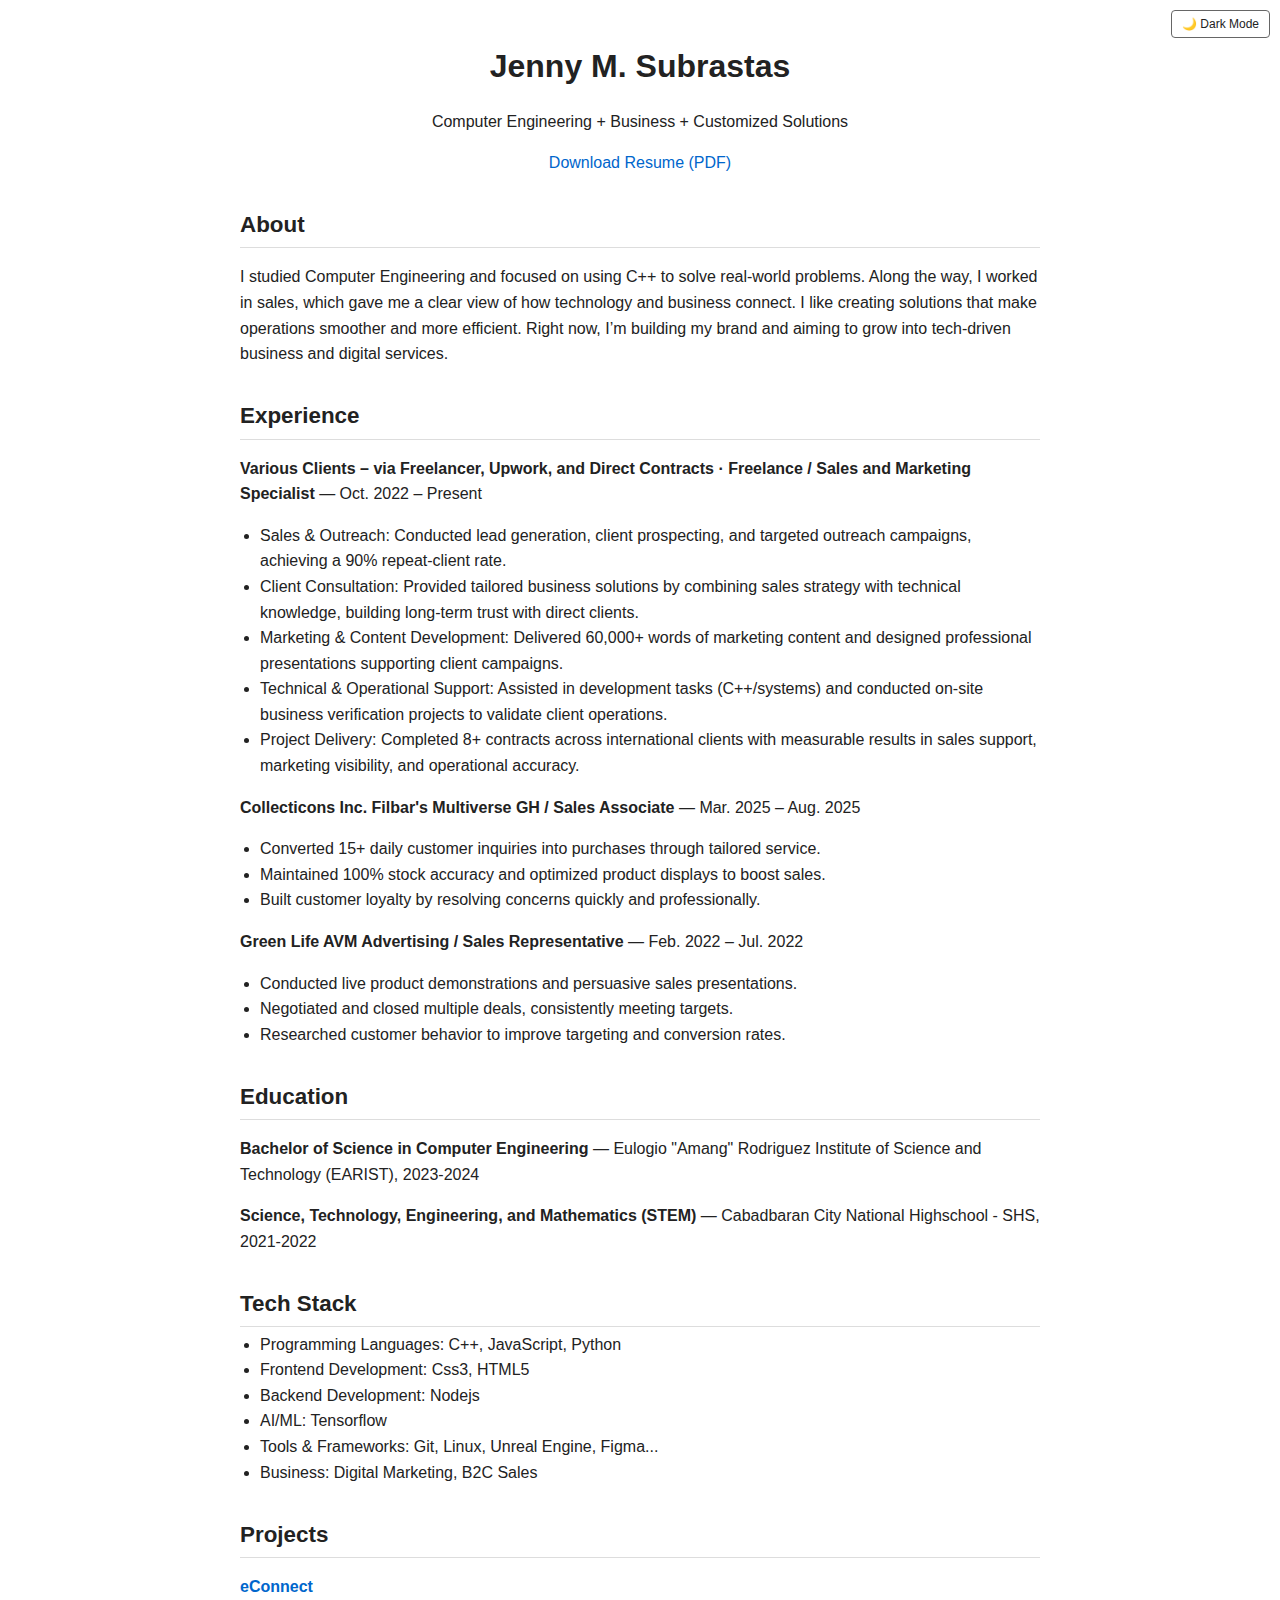
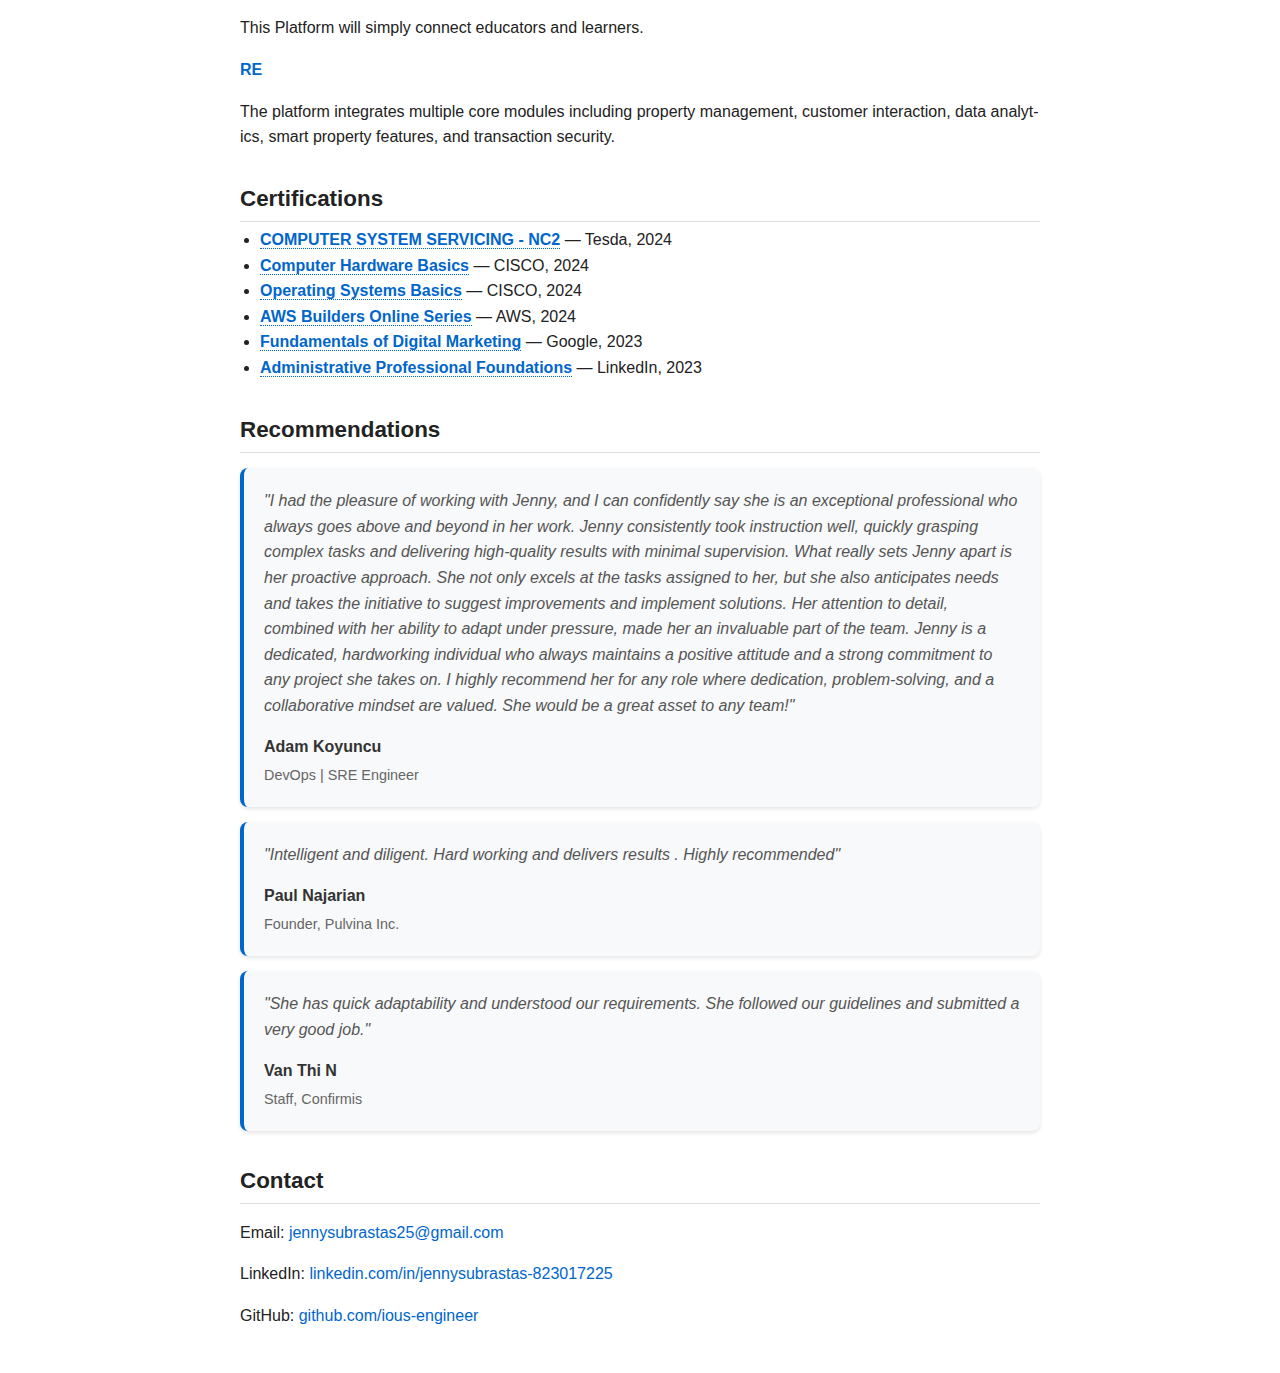
<file: index.html>
<!DOCTYPE html>
<html lang="en">
<head>
  <meta charset="UTF-8">
  <meta name="viewport" content="width=device-width, initial-scale=1.0">
  <title>Jenny M. Subrastas - IOUS</title>
  <link rel="icon" type="image/x-icon" href="favicon.ico">
  <link rel="icon" type="image/png" sizes="32x32" href="profile pic.jpg">
  <link rel="icon" type="image/png" sizes="16x16" href="favicon-16x16.png">
  <link rel="apple-touch-icon" sizes="180x180" href="apple-touch-icon.png">
  <style>
    body {
      font-family: Arial, sans-serif;
      max-width: 800px;
      margin: 0 auto;
      padding: 20px;
      line-height: 1.6;
      background-color: #fff;
      color: #222;
      transition: background-color 0.3s ease, color 0.3s ease;
    }
    h1, h2 {
      margin-bottom: 0.2em;
    }
    h1 {
      font-size: 2em;
    }
    h2 {
      font-size: 1.4em;
      margin-top: 1.4em;
      border-bottom: 1px solid #ddd;
      padding-bottom: 0.2em;
      transition: border-bottom-color 0.3s ease;
    }
    a {
      color: #0066cc;
      text-decoration: none;
      transition: color 0.3s ease;
    }
    a:hover {
      text-decoration: underline;
    }
   ul {
margin: 0;
padding-left: 20px;
}
.header {
text-align: center;
margin-bottom: 20px;
}
.download-resume {
margin-top: 0.5em;
font-size: 1em;
}
.section {
margin-bottom: 1.5em;
}
.dark-mode {
background-color: #121212;
color: #e0e0e0;
}
.dark-mode h2 {
border-bottom-color: #444;
}
.dark-mode a {
color: #66aaff;
}
.dark-mode .toggle-btn {
background-color: #333;
color: #e0e0e0;
border-color: #555;
}
.toggle-btn {
position: fixed;
top: 10px;
right: 10px;
padding: 6px 10px;
border: 1px solid #666;
border-radius: 4px;
background-color: #fff;
color: #222;
cursor: pointer;
font-size: 12px;
transition: all 0.3s ease;
}
.toggle-btn:hover {
background-color: #f0f0f0;
}
.cert-link {
font-weight: bold;
color: #0066cc;
text-decoration: none;
border-bottom: 1px dotted #0066cc;
}
.cert-link:hover {
background-color: #f0f8ff;
text-decoration: none;
}
.dark-mode .cert-link {
color: #66aaff;
border-bottom-color: #66aaff;
}
.dark-mode .cert-link:hover {
background-color: rgba(102, 170, 255, 0.1);
}
.recommendation {
background-color: #f8f9fa;
border-left: 4px solid #0066cc;
padding: 20px;
margin: 15px 0;
border-radius: 8px;
box-shadow: 0 2px 4px rgba(0, 0, 0, 0.1);
transition: all 0.3s ease;
}
.recommendation:hover {
box-shadow: 0 4px 8px rgba(0, 0, 0, 0.15);
transform: translateY(-2px);
}
.recommendation-text {
font-style: italic;
margin-bottom: 15px;
color: #555;
line-height: 1.6;
}
.recommendation-author {
font-weight: bold;
color: #333;
margin-bottom: 5px;
}
.recommendation-title {
color: #666;
font-size: 0.9em;
}
.dark-mode .recommendation {
background-color: #2a2a2a;
border-left-color: #66aaff;
box-shadow: 0 2px 4px rgba(255, 255, 255, 0.1);
}
.dark-mode .recommendation:hover {
box-shadow: 0 4px 8px rgba(255, 255, 255, 0.15);
}
.dark-mode .recommendation-text {
color: #ccc;
}
.dark-mode .recommendation-author {
color: #e0e0e0;
}
.dark-mode .recommendation-title {
color: #aaa;
}
 </style>
</head>
<body>
<button class="toggle-btn" onclick="toggleDarkMode()" id="themeToggle">🌙 Dark Mode</button>


<div class="header">
<h1>Jenny M. Subrastas</h1>
<p>Computer Engineering + Business + Customized Solutions</p>
<p class="download-resume">
<a href="retail sales associate- resume.pdf" download>Download Resume (PDF)</a>
</p>
</div>


<div class="section">

  <div class="section">
    <h2>About</h2>
    <p>
      I studied Computer Engineering and focused on using C++ to solve real-world problems. Along the way, I worked in sales, which gave me a clear view of how technology and business connect. I like creating solutions that make operations smoother and more efficient. Right now, I’m building my brand and aiming to grow into tech-driven business and digital services.
    </p>
  </div>

  <div class="section">
    <h2>Experience</h2>
    <p><strong> Various Clients – via Freelancer, Upwork, and Direct Contracts · Freelance / Sales and Marketing Specialist</strong> &mdash; Oct. 2022  – Present</p>
    <ul>
      <li> Sales & Outreach: Conducted lead generation, client prospecting, and targeted outreach campaigns, achieving a 90% repeat-client rate.</li>
      <li> Client Consultation: Provided tailored business solutions by combining sales strategy with technical knowledge, building long-term trust with direct clients.</li>
      <li> Marketing & Content Development: Delivered 60,000+ words of marketing content and designed professional presentations supporting client campaigns.</li>
      <li>  Technical & Operational Support: Assisted in development tasks (C++/systems) and conducted on-site business verification projects to validate client operations.</li>
      <li>  Project Delivery: Completed 8+ contracts across international clients with measurable results in sales support, marketing visibility, and operational accuracy.</li>
    </ul>

    <p><strong> Collecticons Inc. Filbar's Multiverse GH / Sales Associate</strong> &mdash; Mar. 2025  – Aug. 2025</p>
    <ul>
      <li> Converted 15+ daily customer inquiries into purchases through tailored
      service.</li>
      <li>Maintained 100% stock accuracy and optimized product displays to boost
      sales.</li>
      <li> Built customer loyalty by resolving concerns quickly and professionally.</li>
    </ul>

    <p><strong>Green Life AVM Advertising / Sales Representative</strong> &mdash; Feb. 2022 – Jul. 2022</p>
    <ul>
      <li>Conducted live product demonstrations and persuasive sales
      presentations.</li>
      <li>Negotiated and closed multiple deals, consistently meeting targets.</li>
      <li> Researched customer behavior to improve targeting and conversion rates.</li>
    </ul>
  </div>

  <div class="section">
    <h2>Education</h2>
    <p><strong> Bachelor of Science in Computer Engineering</strong> — Eulogio "Amang" Rodriguez Institute of Science and Technology (EARIST), 2023-2024</p>
    <p><strong>  Science, Technology, Engineering, and Mathematics (STEM)</strong> — Cabadbaran City National Highschool - SHS, 2021-2022</p>
  </div>

  <div class="section">
    <h2>Tech Stack</h2>
    <ul>
      <li>Programming Languages: C++, JavaScript, Python</li>
      <li>Frontend Development: Css3, HTML5</li>
      <li>Backend Development: Nodejs</li>
      <li>AI/ML: Tensorflow</li>
      <li>Tools & Frameworks: Git, Linux, Unreal Engine, Figma...</li>
      <li>Business: Digital Marketing, B2C Sales</li>
    </ul>
  </div>

  <div class="section">
    <h2>Projects</h2>
    <p><strong><a href="#">eConnect</a></strong></p>
    <p>This Platform will simply connect educators and learners.</p>

    <p><strong><a href="#">RE</a></strong></p>
    <p>The platform integrates multiple core modules including property management, customer interaction, data analyt- ics, smart property features, and transaction security.</p>
  </div>

  <div class="section">
    <h2>Certifications</h2>
    <ul>
      <li><a href="Computer Systems Servicing-NC2.jpg" class="cert-link" download>COMPUTER SYSTEM SERVICING - NC2</a> — Tesda, 2024</li>
      <li><a href="Computer Hardware Basics.pdf" class="cert-link" download>Computer Hardware Basics</a> — CISCO, 2024</li>
      <li><a href="Operating System Basics.pdf" class="cert-link" download>Operating Systems Basics</a> — CISCO, 2024</li>
      <li><a href="AWS participation certificate.png" class="cert-link" download>AWS Builders Online Series</a> — AWS, 2024</li>
      <li><a href="Digital Marketing.png" class="cert-link" download>Fundamentals of Digital Marketing</a> — Google, 2023</li>
      <li><a href="Administrative certification.png" class="cert-link" download>Administrative Professional Foundations</a> — LinkedIn, 2023</li>
    </ul>
  </div>

  <div class="section">
    <h2>Recommendations</h2>
    
    <div class="recommendation">
      <div class="recommendation-text">
        "I had the pleasure of working with Jenny, and I can confidently say she is an exceptional professional who always goes above and beyond in her work. Jenny consistently took instruction well, quickly grasping complex tasks and delivering high-quality results with minimal supervision. What really sets Jenny apart is her proactive approach. She not only excels at the tasks assigned to her, but she also anticipates needs and takes the initiative to suggest improvements and implement solutions. Her attention to detail, combined with her ability to adapt under pressure, made her an invaluable part of the team. Jenny is a dedicated, hardworking individual who always maintains a positive attitude and a strong commitment to any project she takes on. I highly recommend her for any role where dedication, problem-solving, and a collaborative mindset are valued. She would be a great asset to any team!"
        </div>
      <div class="recommendation-author">Adam Koyuncu</div>
      <div class="recommendation-title">DevOps | SRE Engineer</div>
    </div>

    <div class="recommendation">
      <div class="recommendation-text">
        "Intelligent and diligent. Hard working and delivers results . Highly recommended"
      </div>
      <div class="recommendation-author">Paul Najarian</div>
      <div class="recommendation-title">Founder, Pulvina Inc.</div>
    </div>

    <div class="recommendation">
      <div class="recommendation-text">
        "She has quick adaptability and understood our requirements. She followed our guidelines and submitted a very good job."
      </div>
      <div class="recommendation-author">Van Thi N</div>
      <div class="recommendation-title">Staff, Confirmis</div>
    </div>
  </div>

  <div class="section">
    <h2>Contact</h2>
    <p>Email: <a href="mailto:jennysubrastas25@gmail.com">jennysubrastas25@gmail.com</a></p>
    <p>LinkedIn: <a href="https://linkedin.com/in/jennysubrastas-823017225">linkedin.com/in/jennysubrastas-823017225</a></p>
    <p>GitHub: <a href="https://github.com/ious-engineer">github.com/ious-engineer</a></p>
  </div>

<script>
function toggleDarkMode() {
    const body = document.body;
    const toggleBtn = document.getElementById('themeToggle');
    
    body.classList.toggle('dark-mode');
    
    // Update button text and icon
    if (body.classList.contains('dark-mode')) {
        toggleBtn.innerHTML = '☀️ Light Mode';
        // Save preference to localStorage
        localStorage.setItem('darkMode', 'enabled');
    } else {
        toggleBtn.innerHTML = '🌙 Dark Mode';
        // Save preference to localStorage
        localStorage.setItem('darkMode', 'disabled');
    }
}

// Check for saved user preference on page load
document.addEventListener('DOMContentLoaded', function() {
    const darkMode = localStorage.getItem('darkMode');
    const toggleBtn = document.getElementById('themeToggle');
    
    if (darkMode === 'enabled') {
        document.body.classList.add('dark-mode');
        toggleBtn.innerHTML = '☀️ Light Mode';
    }
});
</script>

</body>
</html>
</file>
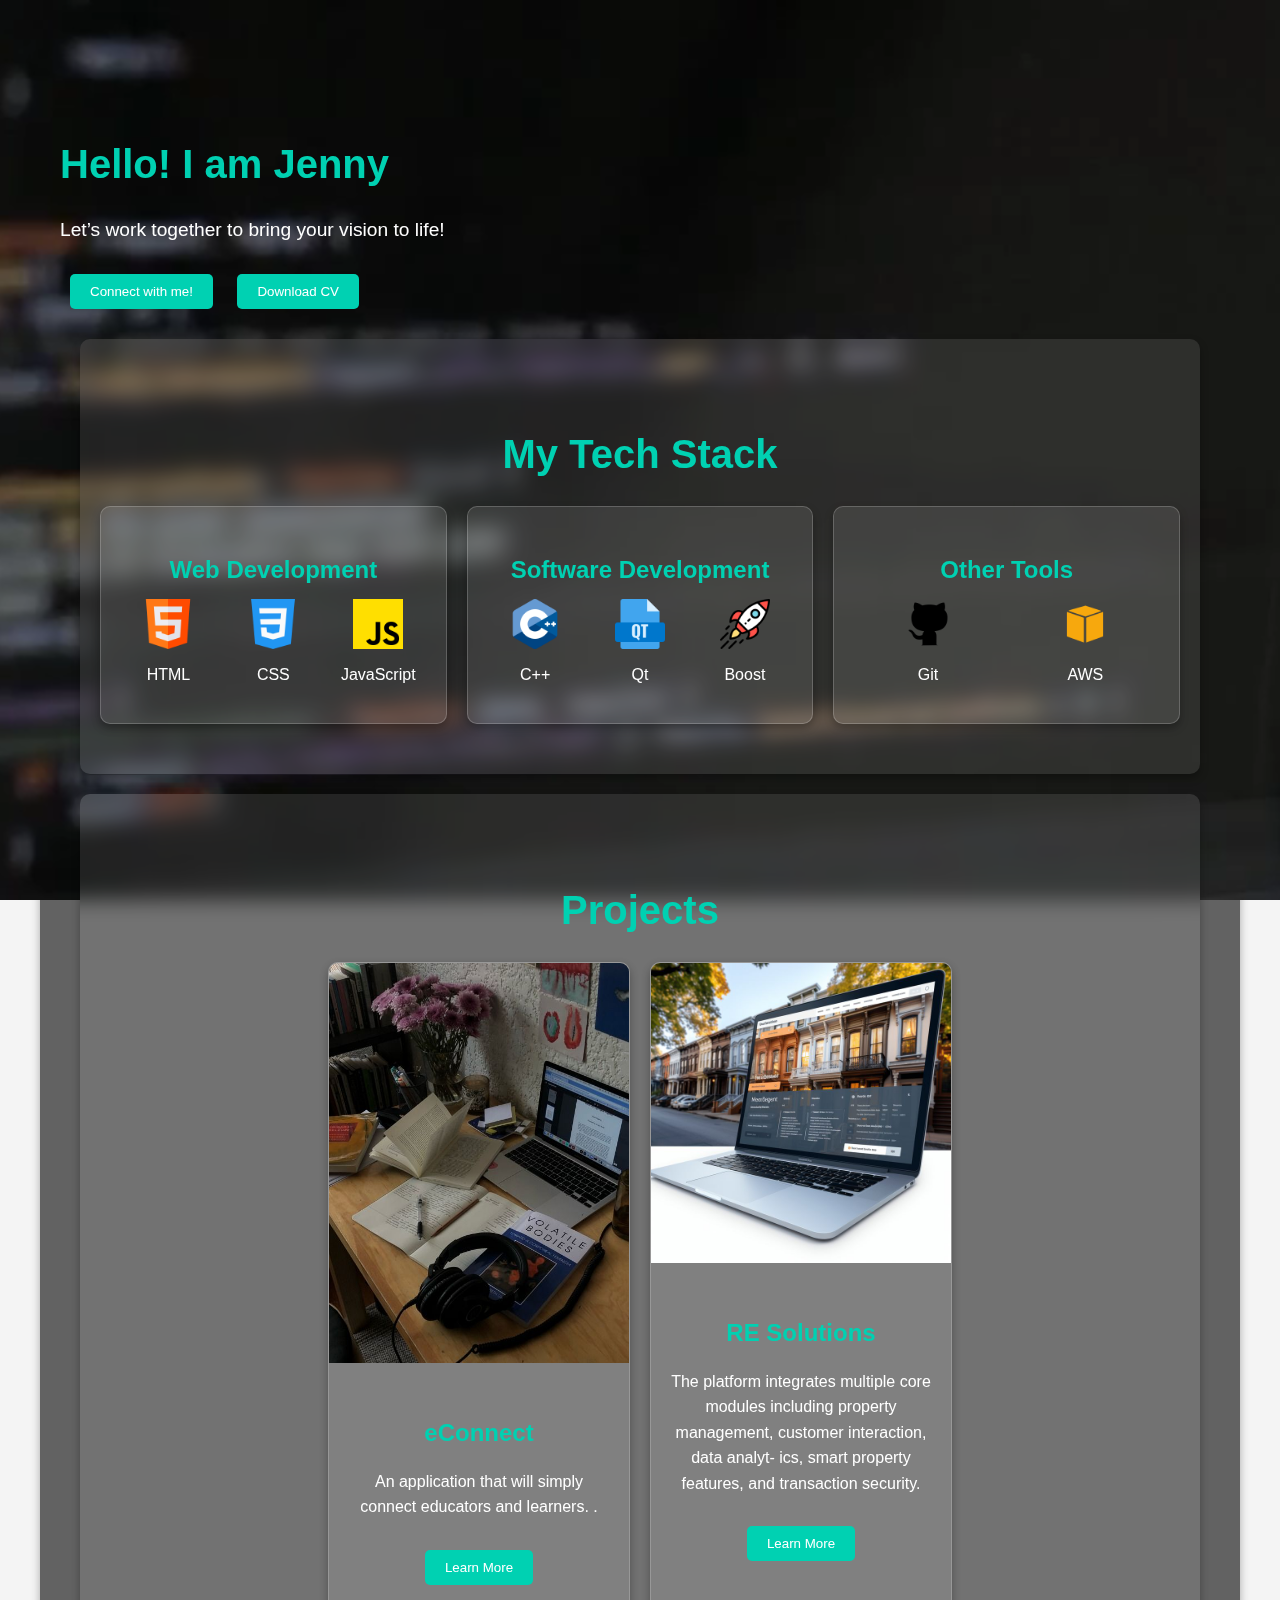
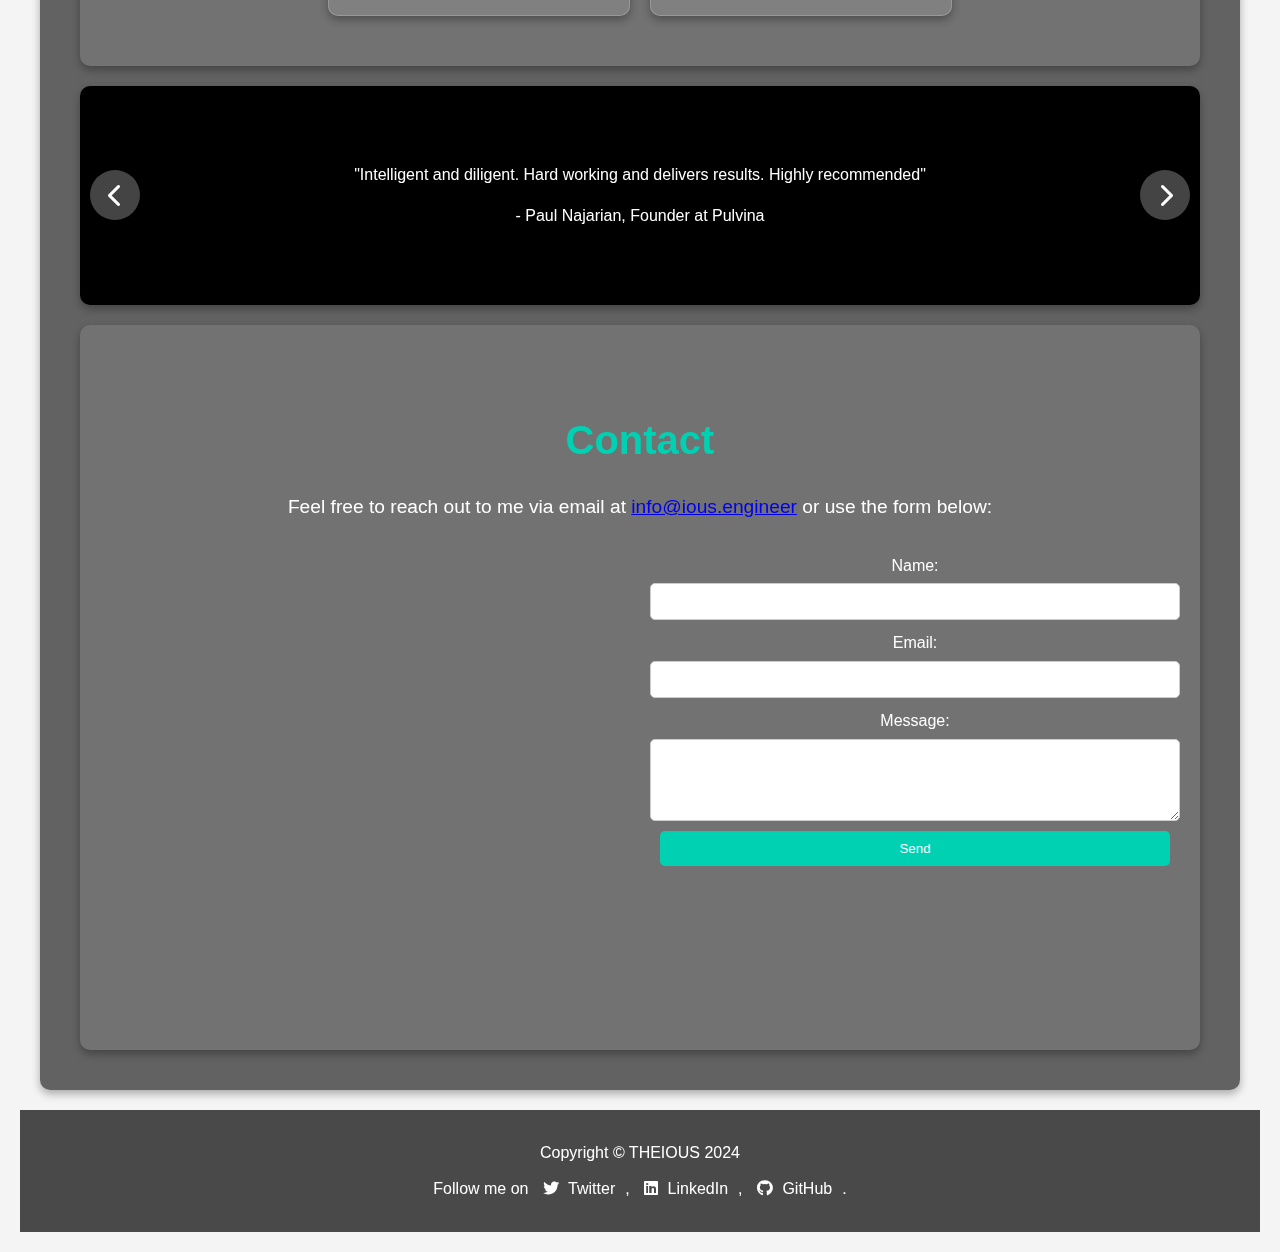
<file: front/index.html>
<!DOCTYPE html>
<html lang="en">
    <head>
        <meta charset="UTF-8">
        <meta name="viewport" content="width=device-width, initial-scale=1.0">
        <title>IOUS</title>
        <link rel="stylesheet" href="styles.css">
        <meta name="description" content="Portfolio of Jenny Subrastas, a Back End Developer specializing in Computer Maintenance and Engineering.">
        <meta property="og:title" content="Jenny Subrastas Portfolio">
        <meta property="og:description" content="Portfolio of Jenny Subrastas, a Back End Developer specializing in Computer Maintenance and Engineering.">
        <meta property="og:image" content="path/to/social-media-image.jpg">
        <meta property="og:url" content="https://theious.engineer">
        <link rel="stylesheet" href="https://cdnjs.cloudflare.com/ajax/libs/font-awesome/6.0.0-beta3/css/all.min.css">
    </head>
<body>
    <header role="banner">
        <nav role="navigation">
            <ul>
                <li><a href="index.html">Home</a></li>
                <li><a href="about.html">About</a></li>
            </ul>
        </nav>
    </header>
    <main role="main">
        <section id="intro">
            <h1>Hello! I am <span>Jenny</span></h1>
            <p>Let’s work together to bring your vision to life!</p>
            <button onclick="window.location.href='info@ious.engineer';">Connect with me!</button>
            <button onclick="window.location.href='Subrastas-resume.pdf';">Download CV</button>
        </section>

       <!-- About Section-->
       <video autoplay muted loop id="background-video">
        <source src="portfolio.vid.mp4" type="video/mp4">
        Your browser does not support HTML5 video.
    </video>
    
<!-- Tech Stack Section -->
<section id="tech-stack">
    <h2>My Tech Stack</h2>
    <div class="tech-categories">
        <!-- Web Development -->
        <div class="category">
            <h3>Web Development</h3>
            <div class="skills-grid">
                <div class="skill-item">
                    <img src="html.png" alt="HTML">
                    <p>HTML</p>
                </div>
                <div class="skill-item">
                    <img src="css-3.png" alt="CSS">
                    <p>CSS</p>
                </div>
                <div class="skill-item">
                    <img src="js.png" alt="JavaScript">
                    <p>JavaScript</p>
                </div>
            </div>
        </div>
        
        <!-- Software Development -->
        <div class="category">
            <h3>Software Development</h3>
            <div class="skills-grid">
                <div class="skill-item">
                    <img src="c-.png" alt="C++">
                    <p>C++</p>
                </div>
                <div class="skill-item">
                    <img src="qt.png" alt="Qt">
                    <p>Qt</p>
                </div>
                <div class="skill-item">
                    <img src="startup.png" alt="Boost">
                    <p>Boost</p>
                </div>
            </div>
        </div>
        
        <!-- Other Tools -->
        <div class="category">
            <h3>Other Tools</h3>
            <div class="skills-grid">
                <div class="skill-item">
                    <img src="github.png" alt="Git">
                    <p>Git</p>
                </div>
                <div class="skill-item">
                    <img src="social.png" alt="AWS">
                    <p>AWS</p>
                </div>
            </div>
        </div>
    </div>
</section>


        <!-- Project Section-->
        <section id="projects">
            <h2>Projects</h2>
            <div class="project-container">
                <div class="project">
                    <img src="project.eConnect.jpg" alt="eConnect">
                    <div class="project-info">
                        <h3>eConnect</h3>
                        <p>An application that will simply connect educators and learners.                            .</p>
                        <button onclick="window.location.href='https://link-to-eConnect-project.com';">Learn More</button>
                    </div>
                </div>
                <div class="project">
                    <img src="project.RE Solutions.jpg" alt="RE Solutions">
                    <div class="project-info">
                        <h3>RE Solutions</h3>
                        <p>The platform integrates multiple core modules including property management, customer interaction, data analyt- ics, smart property features, and transaction security.                        </p>
                        <button onclick="window.location.href='https://link-to-RE-Solutions-project.com';">Learn More</button>
                    </div>
                </div>
            </div>
        </section>

       <!-- Recommendations Section -->
<section id="recommendations" style="background-color: #000; color: #fff; padding: 40px 0;">
    <div class="container">
        <div class="arrow left-arrow" onclick="moveSlide(-1)"><i class="fas fa-chevron-left"></i></div>
        <div class="recommendation-box">
            <div class="content" id="recommendationContent">
                <p id="quote">"Intelligent and diligent. Hard working and delivers results. Highly recommended"</p>
                <p class="author" id="author">- Paul Najarian, Founder at Pulvina</p>
            </div>
        </div>
        <div class="arrow right-arrow" onclick="moveSlide(1)"><i class="fas fa-chevron-right"></i></div>
    </div>
    <script src="script.js"></script>
</section>



<!-- Contact Section-->
<section id="contact">
    <h2>Contact</h2>
    <p>Feel free to reach out to me via email at <a href="mailto:info@ious.engineer">info@ious.engineer</a> or use the form below:</p>
    <div class="contact-container">
        <div class="map">
            <iframe
                src="https://www.google.com/maps/embed?pb=!1m18!1m12!1m3!1d3859.683123456789!2d120.973947315363!3d14.583234789812!2m3!1f0!2f0!3f0!3m2!1i1024!2i768!4f13.1!3m3!1m2!1s0x3397ca1b6b6b6b6b%3A0x6b6b6b6b6b6b6b6b!2sPort%20Area%2C%20Metro%20Manila%201018!5e0!3m2!1sen!2sph!4v1634567890123!5m2!1sen!2sph"
                width="100%" height="450" style="border:0;" allowfullscreen="" loading="lazy"></iframe>
        </div>
        <div class="contact-form">
            <form action="https://formspree.io/f/{your-form-id}" method="POST">
                <label for="name">Name:</label>
                <input type="text" id="name" name="name" required>
                
                <label for="email">Email:</label>
                <input type="email" id="email" name="email" required>
                
                <label for="message">Message:</label>
                <textarea id="message" name="message" rows="4" required></textarea>
                
                <button type="submit">Send</button>
            </form>
        </div>
    </div>
</section>
    </main>

    <footer>
        <p>Copyright © THEIOUS 2024</p>
        <p>Follow me on 
            <a href="https://x.com/o_ius0" target="_blank"><i class="fab fa-twitter"></i> Twitter</a>, 
            <a href="https://www.linkedin.com/in/jennysubrastas-823017225/" target="_blank"><i class="fab fa-linkedin"></i> LinkedIn</a>, 
            <a href="https://github.com/oius0" target="_blank"><i class="fab fa-github"></i> GitHub</a>.
        </p>
    </footer>
</body>
</html>
</file>
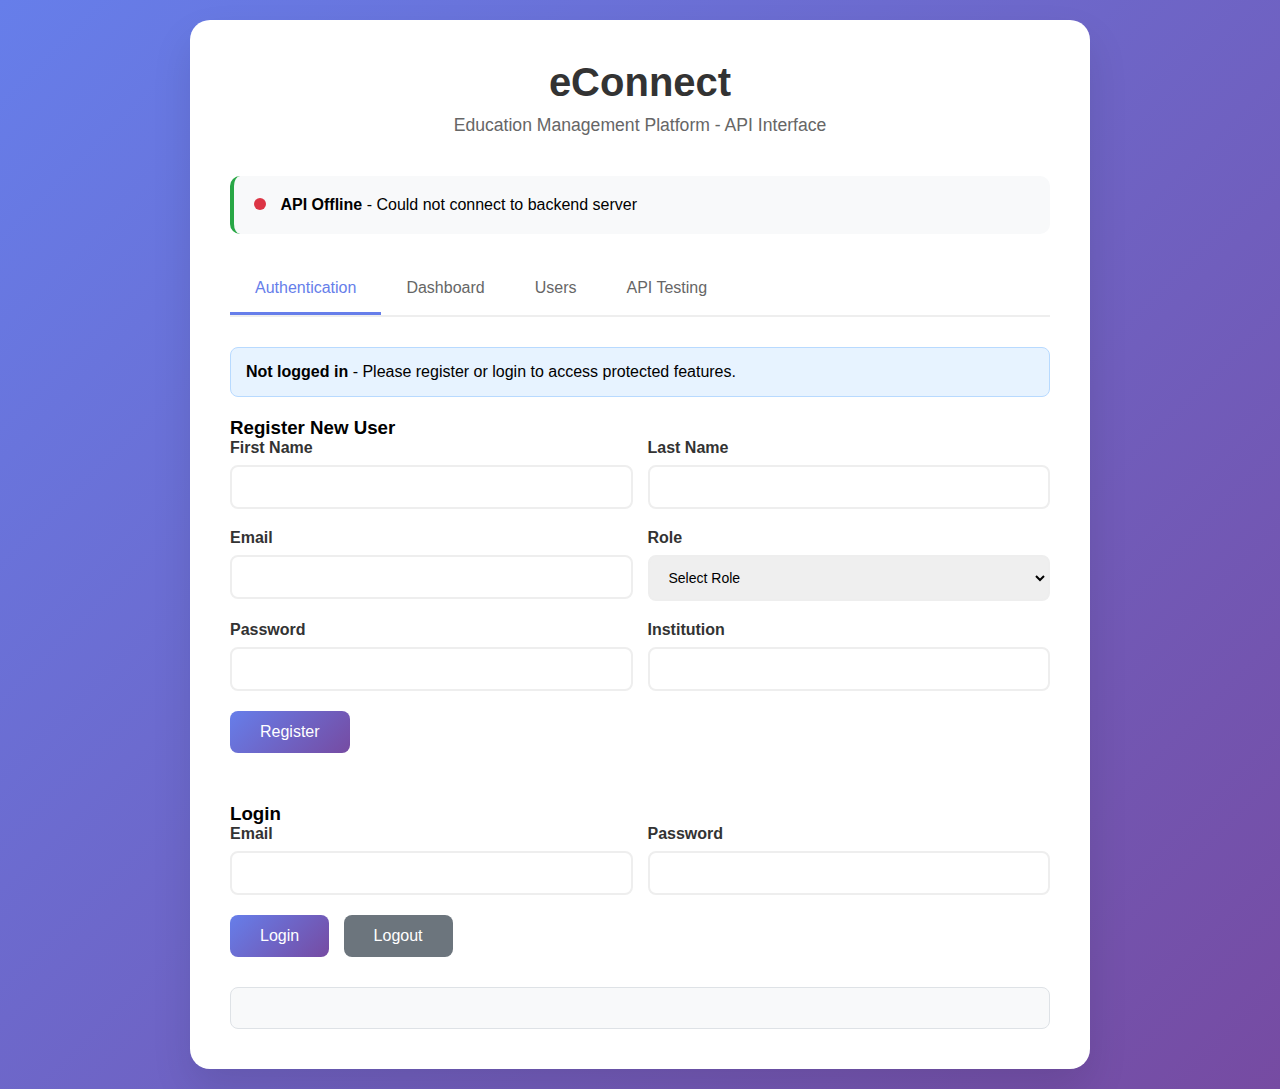
<file: eConnect/frontend/index.html>
<!DOCTYPE html>
<html lang="en">
<head>
    <meta charset="UTF-8">
    <meta name="viewport" content="width=device-width, initial-scale=1.0">
    <title>eConnect - Education Management Platform</title>
    <style>
        * {
            margin: 0;
            padding: 0;
            box-sizing: border-box;
        }

        body {
            font-family: 'Segoe UI', Tahoma, Geneva, Verdana, sans-serif;
            background: linear-gradient(135deg, #667eea 0%, #764ba2 100%);
            min-height: 100vh;
            display: flex;
            align-items: center;
            justify-content: center;
            padding: 20px;
        }

        .container {
            background: white;
            border-radius: 20px;
            box-shadow: 0 20px 40px rgba(0, 0, 0, 0.1);
            padding: 40px;
            width: 100%;
            max-width: 900px;
            min-height: 600px;
        }

        .header {
            text-align: center;
            margin-bottom: 40px;
        }

        .header h1 {
            color: #333;
            font-size: 2.5em;
            margin-bottom: 10px;
        }

        .header p {
            color: #666;
            font-size: 1.1em;
        }

        .api-status {
            background: #f8f9fa;
            border-radius: 10px;
            padding: 20px;
            margin-bottom: 30px;
            border-left: 4px solid #28a745;
        }

        .status-indicator {
            display: inline-block;
            width: 12px;
            height: 12px;
            background: #dc3545;
            border-radius: 50%;
            margin-right: 10px;
            animation: pulse 2s infinite;
        }

        .status-indicator.online {
            background: #28a745;
        }

        @keyframes pulse {
            0% { opacity: 1; }
            50% { opacity: 0.5; }
            100% { opacity: 1; }
        }

        .tabs {
            display: flex;
            margin-bottom: 30px;
            border-bottom: 2px solid #eee;
        }

        .tab {
            background: none;
            border: none;
            padding: 15px 25px;
            cursor: pointer;
            font-size: 16px;
            color: #666;
            border-bottom: 3px solid transparent;
            transition: all 0.3s ease;
        }

        .tab.active {
            color: #667eea;
            border-bottom-color: #667eea;
        }

        .tab:hover {
            background: #f8f9fa;
        }

        .tab-content {
            display: none;
        }

        .tab-content.active {
            display: block;
        }

        .form-group {
            margin-bottom: 20px;
        }

        .form-group label {
            display: block;
            margin-bottom: 8px;
            color: #333;
            font-weight: 600;
        }

        .form-group input,
        .form-group select {
            width: 100%;
            padding: 12px 15px;
            border: 2px solid #eee;
            border-radius: 8px;
            font-size: 14px;
            transition: border-color 0.3s ease;
        }

        .form-group input:focus,
        .form-group select:focus {
            outline: none;
            border-color: #667eea;
        }

        .form-row {
            display: grid;
            grid-template-columns: 1fr 1fr;
            gap: 15px;
        }

        .btn {
            background: linear-gradient(135deg, #667eea 0%, #764ba2 100%);
            color: white;
            border: none;
            padding: 12px 30px;
            border-radius: 8px;
            font-size: 16px;
            cursor: pointer;
            transition: transform 0.2s ease;
            margin-right: 10px;
            margin-bottom: 10px;
        }

        .btn:hover {
            transform: translateY(-2px);
        }

        .btn-secondary {
            background: #6c757d;
        }

        .response-area {
            background: #f8f9fa;
            border: 1px solid #dee2e6;
            border-radius: 8px;
            padding: 20px;
            margin-top: 20px;
            max-height: 300px;
            overflow-y: auto;
        }

        .response-area pre {
            margin: 0;
            white-space: pre-wrap;
            word-wrap: break-word;
            font-family: 'Courier New', monospace;
            font-size: 13px;
        }

        .success {
            color: #28a745;
        }

        .error {
            color: #dc3545;
        }

        .auth-info {
            background: #e7f3ff;
            border: 1px solid #b8daff;
            border-radius: 8px;
            padding: 15px;
            margin-bottom: 20px;
        }

        .token-display {
            background: #f8f9fa;
            border: 1px solid #dee2e6;
            border-radius: 4px;
            padding: 10px;
            font-family: monospace;
            font-size: 12px;
            word-break: break-all;
            margin-top: 10px;
        }

        .dashboard-section {
            background: #f8f9fa;
            border-radius: 8px;
            padding: 20px;
            margin-bottom: 20px;
        }

        .dashboard-section h3 {
            color: #333;
            margin-bottom: 15px;
        }

        .stats-grid {
            display: grid;
            grid-template-columns: repeat(auto-fit, minmax(200px, 1fr));
            gap: 15px;
            margin-bottom: 20px;
        }

        .stat-card {
            background: white;
            padding: 20px;
            border-radius: 8px;
            text-align: center;
            box-shadow: 0 2px 10px rgba(0, 0, 0, 0.1);
        }

        .stat-number {
            font-size: 2em;
            font-weight: bold;
            color: #667eea;
        }

        .stat-label {
            color: #666;
            margin-top: 5px;
        }
    </style>
</head>
<body>
    <div class="container">
        <div class="header">
            <h1>eConnect</h1>
            <p>Education Management Platform - API Interface</p>
        </div>

        <div class="api-status">
            <span class="status-indicator" id="statusIndicator"></span>
            <span id="statusText">Checking API status...</span>
        </div>

        <div class="tabs">
            <button class="tab active" onclick="showTab('auth')">Authentication</button>
            <button class="tab" onclick="showTab('dashboard')">Dashboard</button>
            <button class="tab" onclick="showTab('users')">Users</button>
            <button class="tab" onclick="showTab('test')">API Testing</button>
        </div>

        <!-- Authentication Tab -->
        <div id="auth" class="tab-content active">
            <div class="auth-info" id="authInfo">
                <strong>Not logged in</strong> - Please register or login to access protected features.
            </div>

            <h3>Register New User</h3>
            <form id="registerForm">
                <div class="form-row">
                    <div class="form-group">
                        <label>First Name</label>
                        <input type="text" id="regFirstName" required>
                    </div>
                    <div class="form-group">
                        <label>Last Name</label>
                        <input type="text" id="regLastName" required>
                    </div>
                </div>
                <div class="form-row">
                    <div class="form-group">
                        <label>Email</label>
                        <input type="email" id="regEmail" required>
                    </div>
                    <div class="form-group">
                        <label>Role</label>
                        <select id="regRole" required onchange="toggleRoleFields()">
                            <option value="">Select Role</option>
                            <option value="student">Student</option>
                            <option value="educator">Educator</option>
                        </select>
                    </div>
                </div>
                <div class="form-row">
                    <div class="form-group">
                        <label>Password</label>
                        <input type="password" id="regPassword" required>
                    </div>
                    <div class="form-group">
                        <label>Institution</label>
                        <input type="text" id="regInstitution">
                    </div>
                </div>
                <div class="form-row">
                    <div class="form-group" id="gradeField" style="display: none;">
                        <label>Grade (Students only)</label>
                        <input type="text" id="regGrade" placeholder="e.g., Grade 10">
                    </div>
                    <div class="form-group" id="subjectField" style="display: none;">
                        <label>Subject (Educators only)</label>
                        <input type="text" id="regSubject" placeholder="e.g., Mathematics">
                    </div>
                </div>
                <button type="submit" class="btn">Register</button>
            </form>

            <h3 style="margin-top: 40px;">Login</h3>
            <form id="loginForm">
                <div class="form-row">
                    <div class="form-group">
                        <label>Email</label>
                        <input type="email" id="loginEmail" required>
                    </div>
                    <div class="form-group">
                        <label>Password</label>
                        <input type="password" id="loginPassword" required>
                    </div>
                </div>
                <button type="submit" class="btn">Login</button>
                <button type="button" class="btn btn-secondary" onclick="logout()">Logout</button>
            </form>

            <div class="response-area" id="authResponse"></div>
        </div>

        <!-- Dashboard Tab -->
        <div id="dashboard" class="tab-content">
            <div class="dashboard-section">
                <h3>Dashboard Overview</h3>
                <div id="dashboardContent">
                    <p>Please login to view your dashboard.</p>
                </div>
                <button class="btn" onclick="loadDashboard()">Load Dashboard</button>
                <button class="btn btn-secondary" onclick="loadStats()">Load Statistics</button>
            </div>
            <div class="response-area" id="dashboardResponse"></div>
        </div>

        <!-- Users Tab -->
        <div id="users" class="tab-content">
            <div class="form-group">
                <label>Search Users</label>
                <input type="text" id="searchQuery" placeholder="Search by name, email, or institution">
                <button class="btn" onclick="searchUsers()" style="margin-top: 10px;">Search</button>
            </div>

            <div class="form-group">
                <button class="btn" onclick="getProfile()">Get My Profile</button>
                <button class="btn btn-secondary" onclick="getAllUsers()">Get All Users</button>
            </div>

            <div class="response-area" id="usersResponse"></div>
        </div>

        <!-- API Testing Tab -->
        <div id="test" class="tab-content">
            <h3>API Health Check</h3>
            <button class="btn" onclick="checkHealth()">Check API Health</button>
            <button class="btn btn-secondary" onclick="verifyToken()">Verify Token</button>

            <h3 style="margin-top: 30px;">Custom API Request</h3>
            <div class="form-group">
                <label>Method</label>
                <select id="customMethod">
                    <option value="GET">GET</option>
                    <option value="POST">POST</option>
                    <option value="PUT">PUT</option>
                    <option value="DELETE">DELETE</option>
                </select>
            </div>
            <div class="form-group">
                <label>Endpoint</label>
                <input type="text" id="customEndpoint" placeholder="/api/health">
            </div>
            <div class="form-group">
                <label>Request Body (JSON)</label>
                <textarea id="customBody" rows="4" style="width: 100%; padding: 12px; border: 2px solid #eee; border-radius: 8px;"></textarea>
            </div>
            <button class="btn" onclick="makeCustomRequest()">Send Request</button>

            <div class="response-area" id="testResponse"></div>
        </div>
    </div>

    <script>
        const API_BASE = 'http://localhost:3000/api';
        let authToken = localStorage.getItem('econnect_token');
        let currentUser = null;

        // Initialize
        document.addEventListener('DOMContentLoaded', function() {
            checkApiStatus();
            updateAuthInfo();
            loadTokenFromStorage();
        });

        function showTab(tabName) {
            // Hide all tab contents
            const tabContents = document.querySelectorAll('.tab-content');
            tabContents.forEach(content => content.classList.remove('active'));

            // Remove active class from all tabs
            const tabs = document.querySelectorAll('.tab');
            tabs.forEach(tab => tab.classList.remove('active'));

            // Show selected tab content
            document.getElementById(tabName).classList.add('active');

            // Add active class to clicked tab
            event.target.classList.add('active');
        }

        function toggleRoleFields() {
            const role = document.getElementById('regRole').value;
            const gradeField = document.getElementById('gradeField');
            const subjectField = document.getElementById('subjectField');

            if (role === 'student') {
                gradeField.style.display = 'block';
                subjectField.style.display = 'none';
            } else if (role === 'educator') {
                gradeField.style.display = 'none';
                subjectField.style.display = 'block';
            } else {
                gradeField.style.display = 'none';
                subjectField.style.display = 'none';
            }
        }

        async function checkApiStatus() {
            try {
                const response = await fetch(`${API_BASE}/health`);
                const data = await response.json();
                
                document.getElementById('statusIndicator').classList.add('online');
                document.getElementById('statusText').innerHTML = 
                    `<strong>API Online</strong> - ${data.message || 'eConnect API is running'}`;
            } catch (error) {
                document.getElementById('statusIndicator').classList.remove('online');
                document.getElementById('statusText').innerHTML = 
                    '<strong>API Offline</strong> - Could not connect to backend server';
            }
        }

        function updateAuthInfo() {
            const authInfo = document.getElementById('authInfo');
            if (authToken && currentUser) {
                authInfo.innerHTML = `
                    <strong>Logged in as:</strong> ${currentUser.firstName} ${currentUser.lastName} (${currentUser.role})
                    <div class="token-display">Token: ${authToken.substring(0, 50)}...</div>
                `;
            } else {
                authInfo.innerHTML = '<strong>Not logged in</strong> - Please register or login to access protected features.';
            }
        }

        function loadTokenFromStorage() {
            if (authToken) {
                verifyToken();
            }
        }

        // Authentication Functions
        document.getElementById('registerForm').addEventListener('submit', async function(e) {
            e.preventDefault();
            
            const formData = {
                firstName: document.getElementById('regFirstName').value,
                lastName: document.getElementById('regLastName').value,
                email: document.getElementById('regEmail').value,
                password: document.getElementById('regPassword').value,
                role: document.getElementById('regRole').value,
                institution: document.getElementById('regInstitution').value
            };

            if (formData.role === 'student') {
                formData.grade = document.getElementById('regGrade').value;
            } else if (formData.role === 'educator') {
                formData.subject = document.getElementById('regSubject').value;
            }

            try {
                const response = await fetch(`${API_BASE}/auth/register`, {
                    method: 'POST',
                    headers: {
                        'Content-Type': 'application/json'
                    },
                    body: JSON.stringify(formData)
                });

                const data = await response.json();
                displayResponse('authResponse', data, response.ok);

                if (response.ok) {
                    authToken = data.token;
                    currentUser = data.user;
                    localStorage.setItem('econnect_token', authToken);
                    updateAuthInfo();
                    document.getElementById('registerForm').reset();
                }
            } catch (error) {
                displayResponse('authResponse', { error: 'Network error', details: error.message }, false);
            }
        });

        document.getElementById('loginForm').addEventListener('submit', async function(e) {
            e.preventDefault();
            
            const formData = {
                email: document.getElementById('loginEmail').value,
                password: document.getElementById('loginPassword').value
            };

            try {
                const response = await fetch(`${API_BASE}/auth/login`, {
                    method: 'POST',
                    headers: {
                        'Content-Type': 'application/json'
                    },
                    body: JSON.stringify(formData)
                });

                const data = await response.json();
                displayResponse('authResponse', data, response.ok);

                if (response.ok) {
                    authToken = data.token;
                    currentUser = data.user;
                    localStorage.setItem('econnect_token', authToken);
                    updateAuthInfo();
                    document.getElementById('loginForm').reset();
                }
            } catch (error) {
                displayResponse('authResponse', { error: 'Network error', details: error.message }, false);
            }
        });

        function logout() {
            authToken = null;
            currentUser = null;
            localStorage.removeItem('econnect_token');
            updateAuthInfo();
            displayResponse('authResponse', { message: 'Logged out successfully' }, true);
        }

        async function verifyToken() {
            if (!authToken) {
                displayResponse('testResponse', { error: 'No token available' }, false);
                return;
            }

            try {
                const response = await fetch(`${API_BASE}/auth/verify`, {
                    headers: {
                        'Authorization': `Bearer ${authToken}`
                    }
                });

                const data = await response.json();
                displayResponse('testResponse', data, response.ok);

                if (response.ok) {
                    currentUser = data.user;
                    updateAuthInfo();
                } else {
                    logout();
                }
            } catch (error) {
                displayResponse('testResponse', { error: 'Network error', details: error.message }, false);
            }
        }

        // Dashboard Functions
        async function loadDashboard() {
            if (!authToken) {
                displayResponse('dashboardResponse', { error: 'Please login first' }, false);
                return;
            }

            const endpoint = currentUser?.role === 'student' ? '/dashboard/student' : '/dashboard/educator';

            try {
                const response = await fetch(`${API_BASE}${endpoint}`, {
                    headers: {
                        'Authorization': `Bearer ${authToken}`
                    }
                });

                const data = await response.json();
                displayResponse('dashboardResponse', data, response.ok);

                if (response.ok) {
                    displayDashboardData(data);
                }
            } catch (error) {
                displayResponse('dashboardResponse', { error: 'Network error', details: error.message }, false);
            }
        }

        async function loadStats() {
            if (!authToken) {
                displayResponse('dashboardResponse', { error: 'Please login first' }, false);
                return;
            }

            try {
                const response = await fetch(`${API_BASE}/dashboard/stats`, {
                    headers: {
                        'Authorization': `Bearer ${authToken}`
                    }
                });

                const data = await response.json();
                displayResponse('dashboardResponse', data, response.ok);
            } catch (error) {
                displayResponse('dashboardResponse', { error: 'Network error', details: error.message }, false);
            }
        }

        function displayDashboardData(data) {
            const dashboardContent = document.getElementById('dashboardContent');
            let html = '';

            if (data.statistics) {
                html += '<div class="stats-grid">';
                Object.entries(data.statistics).forEach(([key, value]) => {
                    if (typeof value === 'number') {
                        html += `
                            <div class="stat-card">
                                <div class="stat-number">${value}</div>
                                <div class="stat-label">${key.replace(/([A-Z])/g, ' $1').replace(/^./, str => str.toUpperCase())}</div>
                            </div>
                        `;
                    }
                });
                html += '</div>';
            }

            dashboardContent.innerHTML = html || '<p>Dashboard data loaded successfully. Check the response area below for details.</p>';
        }

        // User Functions
        async function getProfile() {
            if (!authToken) {
                displayResponse('usersResponse', { error: 'Please login first' }, false);
                return;
            }

            try {
                const response = await fetch(`${API_BASE}/users/profile`, {
                    headers: {
                        'Authorization': `Bearer ${authToken}`
                    }
                });

                const data = await response.json();
                displayResponse('usersResponse', data, response.ok);
            } catch (error) {
                displayResponse('usersResponse', { error: 'Network error', details: error.message }, false);
            }
        }

        async function getAllUsers() {
            if (!authToken) {
                displayResponse('usersResponse', { error: 'Please login first' }, false);
                return;
            }

            try {
                const response = await fetch(`${API_BASE}/users`, {
                    headers: {
                        'Authorization': `Bearer ${authToken}`
                    }
                });

                const data = await response.json();
                displayResponse('usersResponse', data, response.ok);
            } catch (error) {
                displayResponse('usersResponse', { error: 'Network error', details: error.message }, false);
            }
        }

        async function searchUsers() {
            const query = document.getElementById('searchQuery').value.trim();
            if (!query) {
                displayResponse('usersResponse', { error: 'Please enter a search query' }, false);
                return;
            }

            if (!authToken) {
                displayResponse('usersResponse', { error: 'Please login first' }, false);
                return;
            }

            try {
                const response = await fetch(`${API_BASE}/users/search/${encodeURIComponent(query)}`, {
                    headers: {
                        'Authorization': `Bearer ${authToken}`
                    }
                });

                const data = await response.json();
                displayResponse('usersResponse', data, response.ok);
            } catch (error) {
                displayResponse('usersResponse', { error: 'Network error', details: error.message }, false);
            }
        }

        // Test Functions
        async function checkHealth() {
            try {
                const response = await fetch(`${API_BASE}/health`);
                const data = await response.json();
                displayResponse('testResponse', data, response.ok);
            } catch (error) {
                displayResponse('testResponse', { error: 'Network error', details: error.message }, false);
            }
        }

        async function makeCustomRequest() {
            const method = document.getElementById('customMethod').value;
            const endpoint = document.getElementById('customEndpoint').value;
            const body = document.getElementById('customBody').value;

            if (!endpoint) {
                displayResponse('testResponse', { error: 'Please enter an endpoint' }, false);
                return;
            }

            const options = {
                method: method,
                headers: {
                    'Content-Type': 'application/json'
                }
            };

            if (authToken) {
                options.headers['Authorization'] = `Bearer ${authToken}`;
            }

            if (body && (method === 'POST' || method === 'PUT')) {
                try {
                    JSON.parse(body); // Validate JSON
                    options.body = body;
                } catch (error) {
                    displayResponse('testResponse', { error: 'Invalid JSON in request body' }, false);
                    return;
                }
            }

            try {
                const url = endpoint.startsWith('/') ? `${API_BASE}${endpoint}` : `${API_BASE}/${endpoint}`;
                const response = await fetch(url, options);
                const data = await response.json();
                displayResponse('testResponse', data, response.ok);
            } catch (error) {
                displayResponse('testResponse', { error: 'Network error', details: error.message }, false);
            }
        }

        function displayResponse(elementId, data, isSuccess) {
            const element = document.getElementById(elementId);
            const className = isSuccess ? 'success' : 'error';
            const timestamp = new Date().toLocaleTimeString();
            
            element.innerHTML = `
                <div class="${className}">
                    <strong>[${timestamp}] ${isSuccess ? 'SUCCESS' : 'ERROR'}</strong>
                </div>
                <pre>${JSON.stringify(data, null, 2)}</pre>
            `;
            element.scrollTop = element.scrollHeight;
        }
    </script>
</body>
</html>
</file>
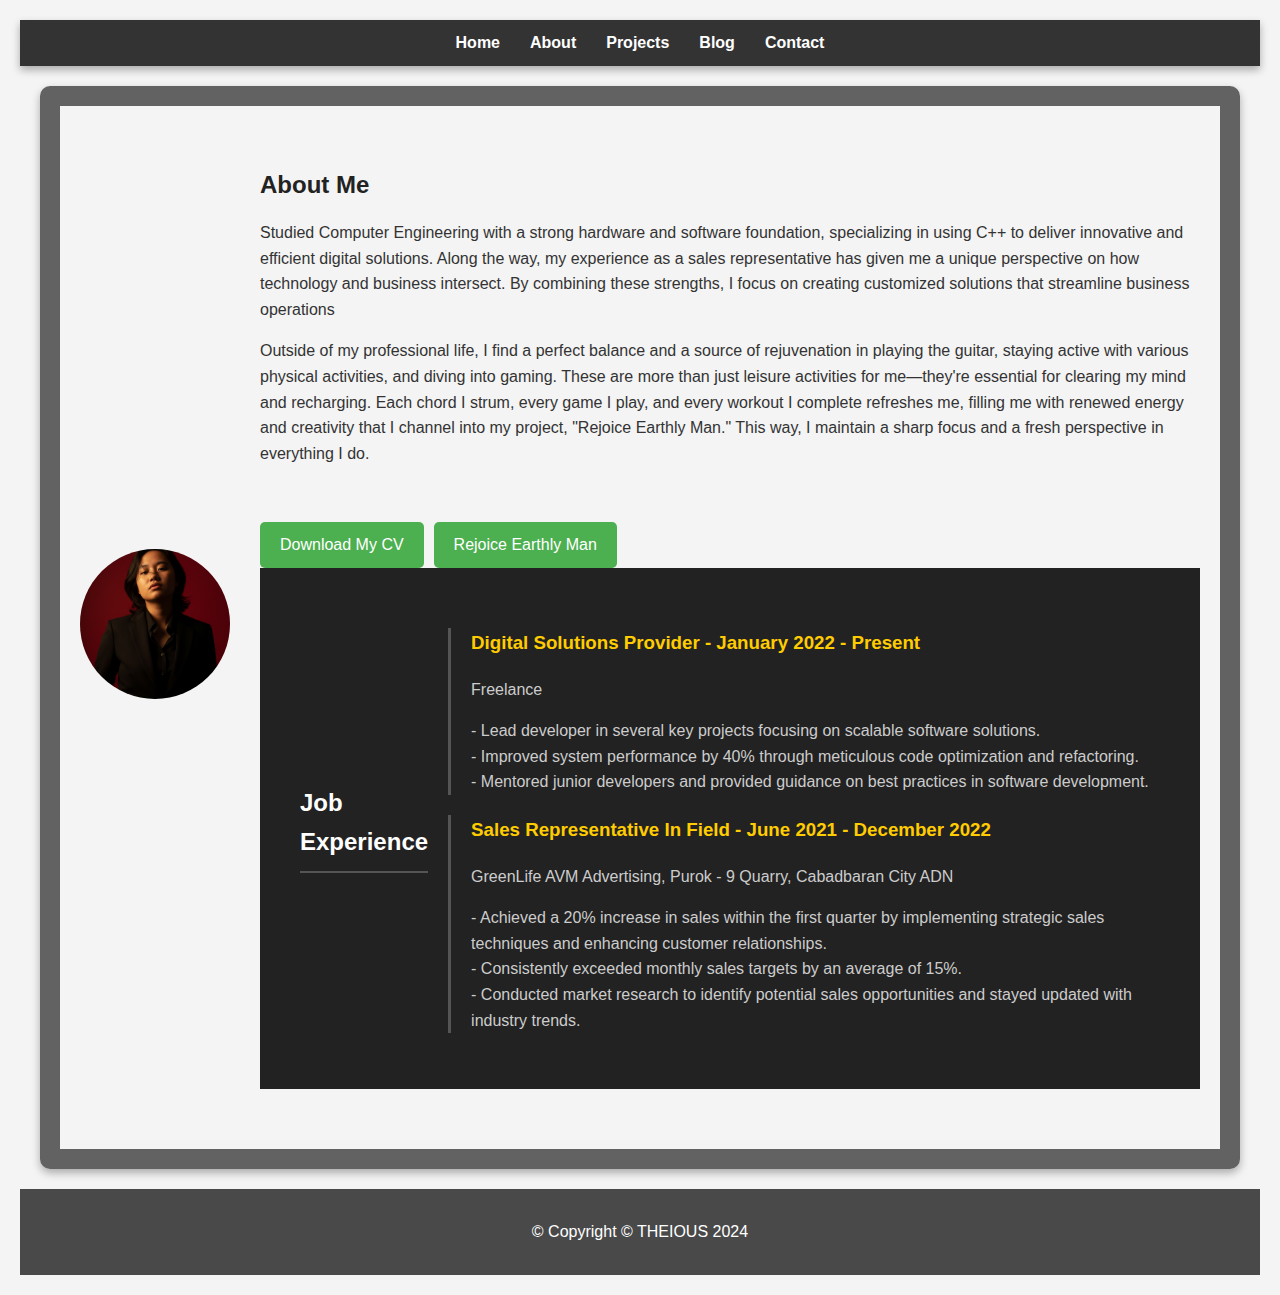
<file: about.html>
<!DOCTYPE html>
<html lang="en">
    <head>
        <meta charset="UTF-8">
        <meta name="viewport" content="width=device-width, initial-scale=1.0">
        <title>IOUS</title>
        <link rel="stylesheet" href="styles.css">
        <meta name="description" content="Portfolio of Jenny Subrastas, a Back End Developer specializing in Computer Maintenance and Engineering.">
        <meta property="og:title" content="Jenny Subrastas Portfolio">
        <meta property="og:description" content="Portfolio of Jenny Subrastas, a Back End Developer specializing in Computer Maintenance and Engineering.">
        <meta property="og:image" content="path/to/social-media-image.jpg">
        <meta property="og:url" content="https://theious.engineer">
        <link rel="stylesheet" href="https://cdnjs.cloudflare.com/ajax/libs/font-awesome/6.0.0-beta3/css/all.min.css">
    </head>
<body>
    <header role="banner">
        <nav role="navigation">
            <ul>
                <li><a href="index.html">Home</a></li>
                <li><a href="about.html">About</a></li>
                <li><a href="#projects">Projects</a></li>
                <li><a href="Blog Section.html">Blog</a></li>
                <li><a href="contact">Contact</a></li>
            </ul>
        </nav>
    </header>

    <main>
        <!-- About Section -->
<section id="about">
    <div class="about-container">
        <div class="profile-photo">
            <img src="profile pic.jpg" alt="Jenny Subrastas">
        </div>
        <div class="about-content">
            <h2>About Me</h2>
            <p>Studied Computer Engineering with a strong hardware and software foundation, specializing in using C++ to deliver innovative and efficient digital solutions. Along the way, my experience as a sales representative has given me a unique perspective on how technology and business intersect. By combining these strengths, I focus on creating customized solutions that streamline business operations</p>
            <p>Outside of my professional life, I find a perfect balance and a source of rejuvenation in playing the guitar, staying active with various physical activities, and diving into gaming. These are more than just leisure activities for me—they're essential for clearing my mind and recharging. Each chord I strum, every game I play, and every workout I complete refreshes me, filling me with renewed energy and creativity that I channel into my project, "Rejoice Earthly Man." This way, I maintain a sharp focus and a fresh perspective in everything I do.</p>
            
            <!-- Button Container -->
<div class="button-container">
    <a href="Subrastas-resume.pdf" download class="btn download-cv">Download My CV</a>
    <!-- Placeholder link for future page -->
    <a href="#" class="btn future-page" onclick="return false;" title="Coming Soon">Rejoice Earthly Man</a>
</div>


        <!-- Job Experience Timeline Section -->
<section id="job-timeline" style="background-color: #222; color: #ccc; padding: 40px;">
    <div class="container">
        <h2 style="text-align: left; color: #fff; border-bottom: 2px solid #555; padding-bottom: 10px;">Job Experience</h2>
        <div class="timeline">
            <div class="timeline-item" style="margin-top: 20px; border-left: 3px solid #555; padding-left: 20px; margin-left: 20px;">
                <h3 style="color: #ffcc00;">Digital Solutions Provider - January 2022 - Present</h3>
                <p style="font-size: 1em;">Freelance</p>
                <ul style="list-style: none; padding: 0;">
                    <li>- Lead developer in several key projects focusing on scalable software solutions.</li>
                    <li>- Improved system performance by 40% through meticulous code optimization and refactoring.</li>
                    <li>- Mentored junior developers and provided guidance on best practices in software development.</li>
                </ul>
            </div>
            <div class="timeline-item" style="margin-top: 20px; border-left: 3px solid #555; padding-left: 20px; margin-left: 20px;">
                <h3 style="color: #ffcc00;">Sales Representative In Field - June 2021 - December 2022</h3>
                <p style="font-size: 1em;">GreenLife AVM Advertising, Purok - 9 Quarry, Cabadbaran City ADN</p>
                <ul style="list-style: none; padding: 0;">
                    <li>- Achieved a 20% increase in sales within the first quarter by
                        implementing strategic sales techniques and enhancing customer
                        relationships.</li>
                    <li>- Consistently exceeded monthly sales targets by an average of 15%.</li>
                    <li>- Conducted market research to identify potential sales opportunities
                        and stayed updated with industry trends.</li>
                </ul>
            </div>
            <!-- Add more timeline items as needed -->
        </div>
    </div>
</section>

    </main>

    <footer>
        <p>&copy; Copyright © THEIOUS 2024</p>
    </footer>
</body>
</html>
</file>
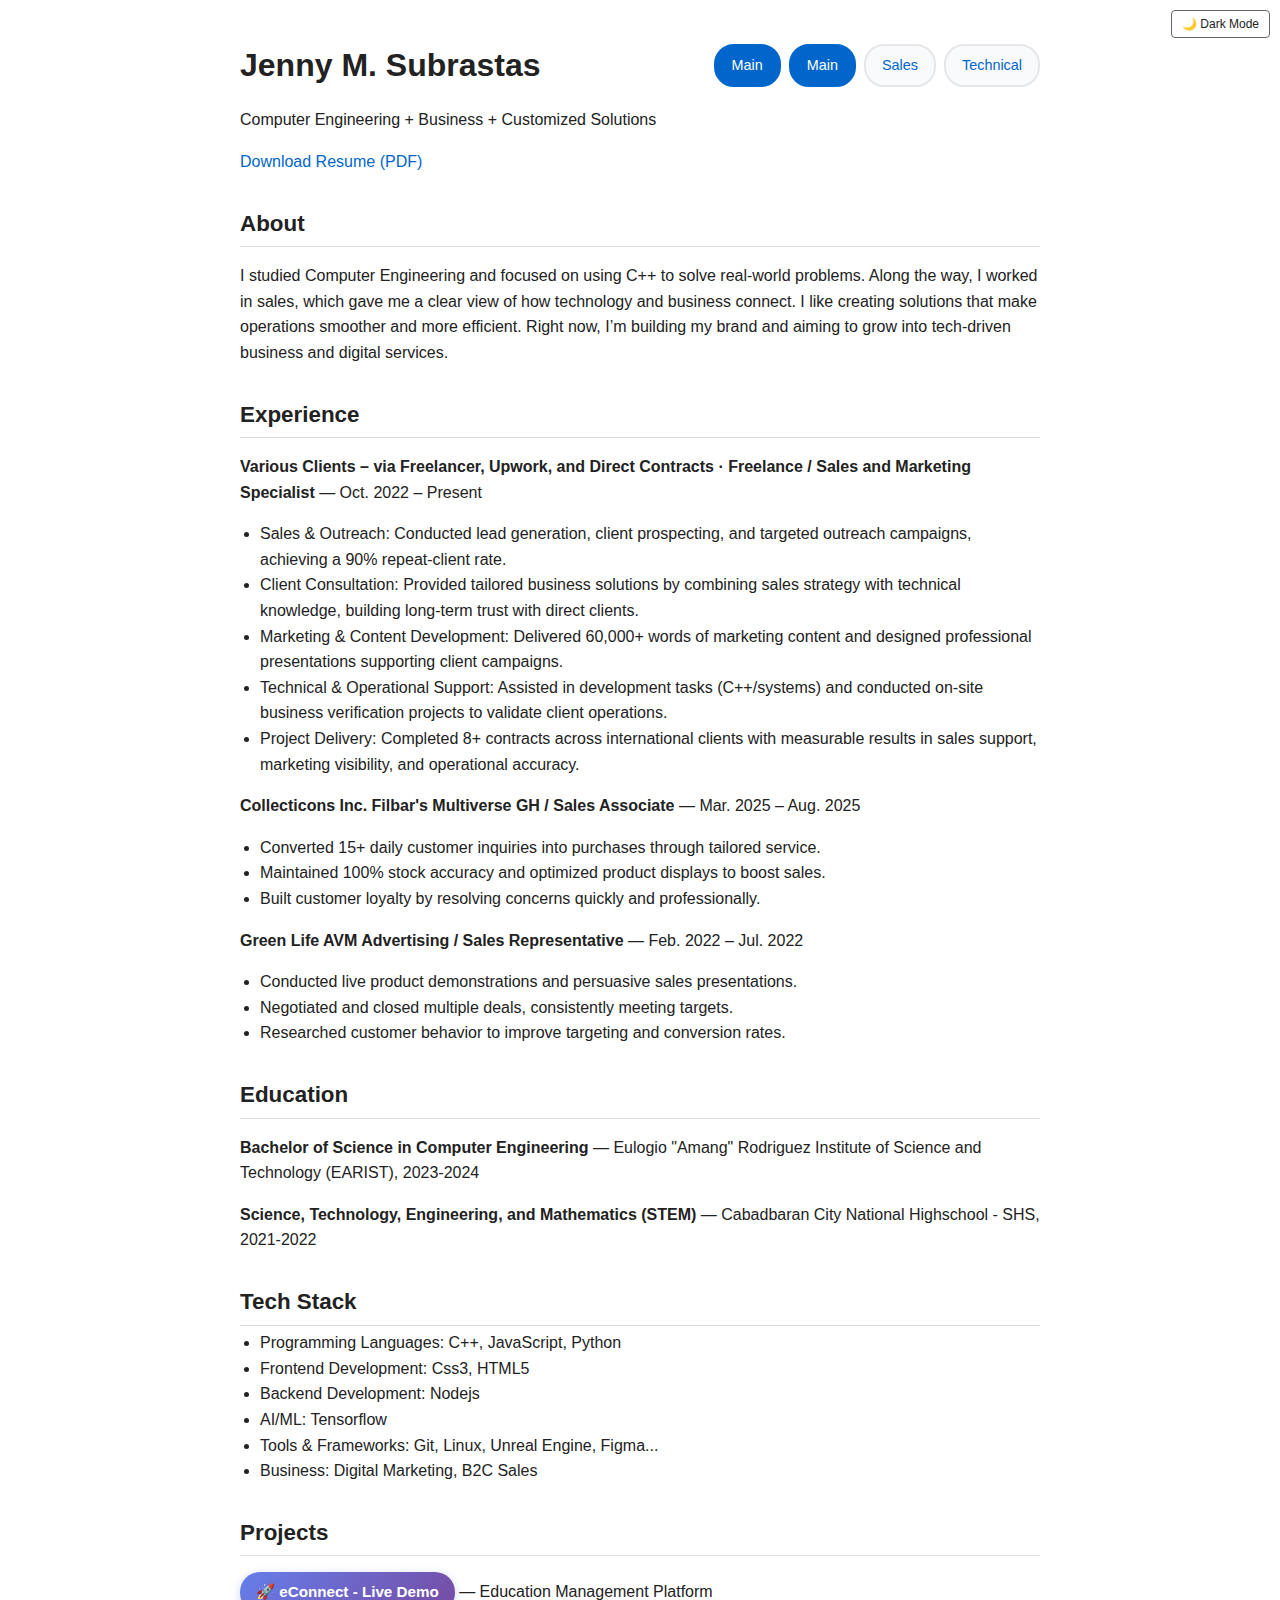
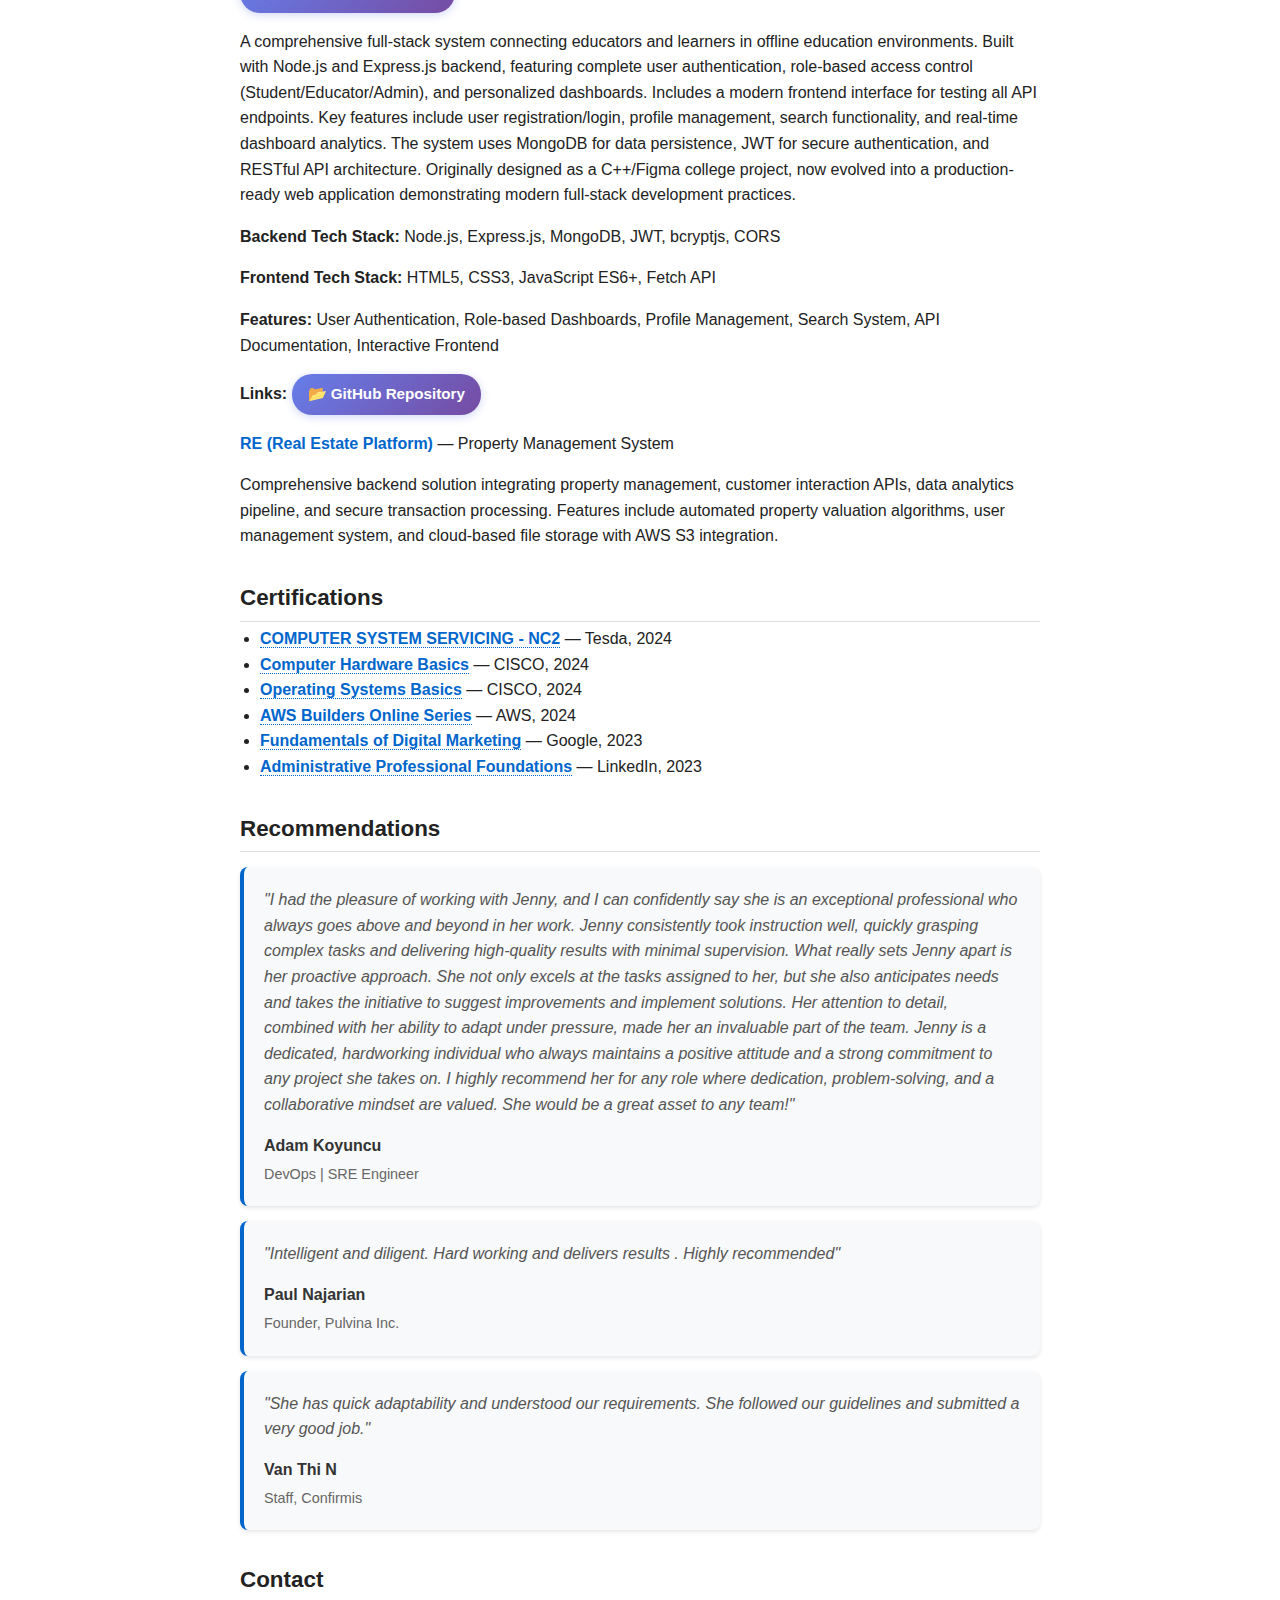
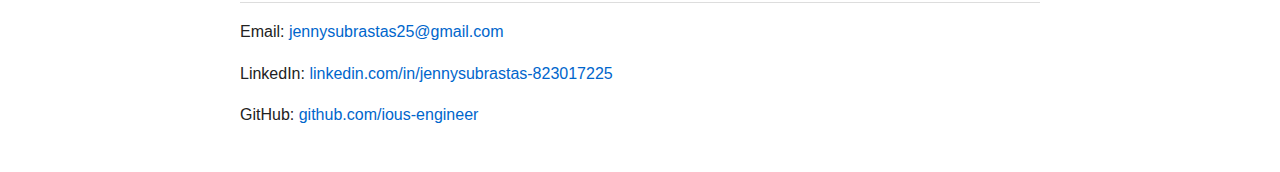
<file: main.html>
<!DOCTYPE html>
<html lang="en">
<head>
  <meta charset="UTF-8">
  <meta name="viewport" content="width=device-width, initial-scale=1.0">
  <title>Jenny M. Subrastas - IOUS</title>
  <link rel="icon" type="image/x-icon" href="favicon.ico">
  <link rel="icon" type="image/png" sizes="32x32" href="profile pic.jpg">
  <link rel="icon" type="image/png" sizes="16x16" href="favicon-16x16.png">
  <link rel="apple-touch-icon" sizes="180x180" href="apple-touch-icon.png">
  <style>
    body {
      font-family: Arial, sans-serif;
      max-width: 800px;
      margin: 0 auto;
      padding: 20px;
      line-height: 1.6;
      background-color: #fff;
      color: #222;
      transition: background-color 0.3s ease, color 0.3s ease;
    }
    h1, h2 {
      margin-bottom: 0.2em;
    }
    h1 {
      font-size: 2em;
    }
    h2 {
      font-size: 1.4em;
      margin-top: 1.4em;
      border-bottom: 1px solid #ddd;
      padding-bottom: 0.2em;
      transition: border-bottom-color 0.3s ease;
    }
    a {
      color: #0066cc;
      text-decoration: none;
      transition: color 0.3s ease;
    }
    a:hover {
      text-decoration: underline;
    }
   ul {
margin: 0;
padding-left: 20px;
}
.header {
text-align: center;
margin-bottom: 20px;
}
.profile-header {
display: flex;
justify-content: space-between;
align-items: center;
margin-bottom: 1rem;
}
.profile-title {
margin: 0;
font-size: 2em;
}
.nav-links {
display: flex;
gap: 0.5rem;
}
.nav-link {
color: #0066cc;
text-decoration: none;
padding: 0.5rem 1rem;
border-radius: 20px;
border: 2px solid #e5e7eb;
font-weight: 500;
font-size: 0.9rem;
transition: all 0.3s ease;
background: #f8fafc;
}
.nav-link:hover {
background: #e5e7eb;
border-color: #0066cc;
}
.nav-link.active {
background: #0066cc;
color: white;
border-color: #0066cc;
}
.dark-mode .nav-link {
background: #374151;
border-color: #4b5563;
color: #d1d5db;
}
.dark-mode .nav-link:hover {
background: #4b5563;
border-color: #66aaff;
}
.dark-mode .nav-link.active {
background: #66aaff;
color: #1f2937;
border-color: #66aaff;
}
.download-resume {
margin-top: 0.5em;
font-size: 1em;
}
.section {
margin-bottom: 1.5em;
}
.dark-mode {
background-color: #121212;
color: #e0e0e0;
}
.dark-mode h2 {
border-bottom-color: #444;
}
.dark-mode a {
color: #66aaff;
}
.dark-mode .toggle-btn {
background-color: #333;
color: #e0e0e0;
border-color: #555;
}
.toggle-btn {
position: fixed;
top: 10px;
right: 10px;
padding: 6px 10px;
border: 1px solid #666;
border-radius: 4px;
background-color: #fff;
color: #222;
cursor: pointer;
font-size: 12px;
transition: all 0.3s ease;
}
.toggle-btn:hover {
background-color: #f0f0f0;
}
.cert-link {
font-weight: bold;
color: #0066cc;
text-decoration: none;
border-bottom: 1px dotted #0066cc;
}
.cert-link:hover {
background-color: #f0f8ff;
text-decoration: none;
}
.dark-mode .cert-link {
color: #66aaff;
border-bottom-color: #66aaff;
}
.dark-mode .cert-link:hover {
background-color: rgba(102, 170, 255, 0.1);
}
.recommendation {
background-color: #f8f9fa;
border-left: 4px solid #0066cc;
padding: 20px;
margin: 15px 0;
border-radius: 8px;
box-shadow: 0 2px 4px rgba(0, 0, 0, 0.1);
transition: all 0.3s ease;
}
.recommendation:hover {
box-shadow: 0 4px 8px rgba(0, 0, 0, 0.15);
transform: translateY(-2px);
}
.recommendation-text {
font-style: italic;
margin-bottom: 15px;
color: #555;
line-height: 1.6;
}
.recommendation-author {
font-weight: bold;
color: #333;
margin-bottom: 5px;
}
.recommendation-title {
color: #666;
font-size: 0.9em;
}
.dark-mode .recommendation {
background-color: #2a2a2a;
border-left-color: #66aaff;
box-shadow: 0 2px 4px rgba(255, 255, 255, 0.1);
}
.dark-mode .recommendation:hover {
box-shadow: 0 4px 8px rgba(255, 255, 255, 0.15);
}
.dark-mode .recommendation-text {
color: #ccc;
}
.dark-mode .recommendation-author {
color: #e0e0e0;
}
.dark-mode .recommendation-title {
color: #aaa;
}
.project-link {
display: inline-block;
background: linear-gradient(135deg, #667eea 0%, #764ba2 100%);
color: white !important;
text-decoration: none !important;
padding: 8px 16px;
border-radius: 20px;
font-weight: bold;
font-size: 0.95em;
transition: all 0.3s ease;
box-shadow: 0 2px 8px rgba(102, 126, 234, 0.3);
}
.project-link:hover {
transform: translateY(-2px);
box-shadow: 0 4px 15px rgba(102, 126, 234, 0.4);
text-decoration: none !important;
}
.dark-mode .project-link {
background: linear-gradient(135deg, #66aaff 0%, #8a7fff 100%);
}

/* Responsive Navigation */
@media (max-width: 768px) {
.profile-header {
flex-direction: column;
gap: 1rem;
text-align: center;
}
.nav-links {
flex-wrap: wrap;
justify-content: center;
gap: 0.5rem;
}
.nav-link {
padding: 0.4rem 0.8rem;
font-size: 0.8rem;
}
}

@media (max-width: 480px) {
.nav-links {
flex-direction: column;
width: 100%;
}
.nav-link {
width: 100%;
text-align: center;
}
}
 </style>
</head>
<body>
<button class="toggle-btn" onclick="toggleDarkMode()" id="themeToggle">🌙 Dark Mode</button>


<div class="header">
</div>

<div class="section">
<div class="profile-header">
<h1 class="profile-title">Jenny M. Subrastas</h1>
<nav class="nav-links">
<a href="main.html" class="nav-link active">Main</a>
<a href="index.html" class="nav-link active">Main</a>
<a href="sales-portfolio.html" class="nav-link">Sales</a>
<a href="technical-portfolio.html" class="nav-link">Technical</a>
</nav>
</div>
<p>Computer Engineering + Business + Customized Solutions</p>
<p class="download-resume">
<a href="retail sales associate- resume.pdf" download>Download Resume (PDF)</a>
</p>
</div>

  <div class="section">
    <h2>About</h2>
    <p>
      I studied Computer Engineering and focused on using C++ to solve real-world problems. Along the way, I worked in sales, which gave me a clear view of how technology and business connect. I like creating solutions that make operations smoother and more efficient. Right now, I’m building my brand and aiming to grow into tech-driven business and digital services.
    </p>
  </div>

  <div class="section">
    <h2>Experience</h2>
    <p><strong> Various Clients – via Freelancer, Upwork, and Direct Contracts · Freelance / Sales and Marketing Specialist</strong> &mdash; Oct. 2022  – Present</p>
    <ul>
      <li> Sales & Outreach: Conducted lead generation, client prospecting, and targeted outreach campaigns, achieving a 90% repeat-client rate.</li>
      <li> Client Consultation: Provided tailored business solutions by combining sales strategy with technical knowledge, building long-term trust with direct clients.</li>
      <li> Marketing & Content Development: Delivered 60,000+ words of marketing content and designed professional presentations supporting client campaigns.</li>
      <li>  Technical & Operational Support: Assisted in development tasks (C++/systems) and conducted on-site business verification projects to validate client operations.</li>
      <li>  Project Delivery: Completed 8+ contracts across international clients with measurable results in sales support, marketing visibility, and operational accuracy.</li>
    </ul>

    <p><strong> Collecticons Inc. Filbar's Multiverse GH / Sales Associate</strong> &mdash; Mar. 2025  – Aug. 2025</p>
    <ul>
      <li> Converted 15+ daily customer inquiries into purchases through tailored
      service.</li>
      <li>Maintained 100% stock accuracy and optimized product displays to boost
      sales.</li>
      <li> Built customer loyalty by resolving concerns quickly and professionally.</li>
    </ul>

    <p><strong>Green Life AVM Advertising / Sales Representative</strong> &mdash; Feb. 2022 – Jul. 2022</p>
    <ul>
      <li>Conducted live product demonstrations and persuasive sales
      presentations.</li>
      <li>Negotiated and closed multiple deals, consistently meeting targets.</li>
      <li> Researched customer behavior to improve targeting and conversion rates.</li>
    </ul>
  </div>

  <div class="section">
    <h2>Education</h2>
    <p><strong> Bachelor of Science in Computer Engineering</strong> — Eulogio "Amang" Rodriguez Institute of Science and Technology (EARIST), 2023-2024</p>
    <p><strong>  Science, Technology, Engineering, and Mathematics (STEM)</strong> — Cabadbaran City National Highschool - SHS, 2021-2022</p>
  </div>

  <div class="section">
    <h2>Tech Stack</h2>
    <ul>
      <li>Programming Languages: C++, JavaScript, Python</li>
      <li>Frontend Development: Css3, HTML5</li>
      <li>Backend Development: Nodejs</li>
      <li>AI/ML: Tensorflow</li>
      <li>Tools & Frameworks: Git, Linux, Unreal Engine, Figma...</li>
      <li>Business: Digital Marketing, B2C Sales</li>
    </ul>
  </div>

  <div class="section">
    <h2>Projects</h2>
    <p><strong><a href="eConnect/frontend/econnect-admin-dashboard.html" target="_blank" class="project-link">🚀 eConnect - Live Demo</a></strong> — Education Management Platform</p>
    <p>A comprehensive full-stack system connecting educators and learners in offline education environments. Built with Node.js and Express.js backend, featuring complete user authentication, role-based access control (Student/Educator/Admin), and personalized dashboards. Includes a modern frontend interface for testing all API endpoints. Key features include user registration/login, profile management, search functionality, and real-time dashboard analytics. The system uses MongoDB for data persistence, JWT for secure authentication, and RESTful API architecture. Originally designed as a C++/Figma college project, now evolved into a production-ready web application demonstrating modern full-stack development practices.</p>
    
    <p><strong>Backend Tech Stack:</strong> Node.js, Express.js, MongoDB, JWT, bcryptjs, CORS</p>
    <p><strong>Frontend Tech Stack:</strong> HTML5, CSS3, JavaScript ES6+, Fetch API</p>
    <p><strong>Features:</strong> User Authentication, Role-based Dashboards, Profile Management, Search System, API Documentation, Interactive Frontend</p>
    <p><strong>Links:</strong> 
        <a href="https://github.com/ious-engineer/eConnect" target="_blank" class="project-link">📂 GitHub Repository</a>
    </p>

    <p><strong><a href="#">RE (Real Estate Platform)</a></strong> — Property Management System</p>
    <p>Comprehensive backend solution integrating property management, customer interaction APIs, data analytics pipeline, and secure transaction processing. Features include automated property valuation algorithms, user management system, and cloud-based file storage with AWS S3 integration.</p>
  </div>

  <div class="section">
    <h2>Certifications</h2>
    <ul>
      <li><a href="Computer Systems Servicing-NC2.jpg" class="cert-link" download>COMPUTER SYSTEM SERVICING - NC2</a> — Tesda, 2024</li>
      <li><a href="Computer Hardware Basics.pdf" class="cert-link" download>Computer Hardware Basics</a> — CISCO, 2024</li>
      <li><a href="Operating System Basics.pdf" class="cert-link" download>Operating Systems Basics</a> — CISCO, 2024</li>
      <li><a href="AWS participation certificate.png" class="cert-link" download>AWS Builders Online Series</a> — AWS, 2024</li>
      <li><a href="Digital Marketing.png" class="cert-link" download>Fundamentals of Digital Marketing</a> — Google, 2023</li>
      <li><a href="Administrative certification.png" class="cert-link" download>Administrative Professional Foundations</a> — LinkedIn, 2023</li>
    </ul>
  </div>

  <div class="section">
    <h2>Recommendations</h2>
    
    <div class="recommendation">
      <div class="recommendation-text">
        "I had the pleasure of working with Jenny, and I can confidently say she is an exceptional professional who always goes above and beyond in her work. Jenny consistently took instruction well, quickly grasping complex tasks and delivering high-quality results with minimal supervision. What really sets Jenny apart is her proactive approach. She not only excels at the tasks assigned to her, but she also anticipates needs and takes the initiative to suggest improvements and implement solutions. Her attention to detail, combined with her ability to adapt under pressure, made her an invaluable part of the team. Jenny is a dedicated, hardworking individual who always maintains a positive attitude and a strong commitment to any project she takes on. I highly recommend her for any role where dedication, problem-solving, and a collaborative mindset are valued. She would be a great asset to any team!"
        </div>
      <div class="recommendation-author">Adam Koyuncu</div>
      <div class="recommendation-title">DevOps | SRE Engineer</div>
    </div>

    <div class="recommendation">
      <div class="recommendation-text">
        "Intelligent and diligent. Hard working and delivers results . Highly recommended"
      </div>
      <div class="recommendation-author">Paul Najarian</div>
      <div class="recommendation-title">Founder, Pulvina Inc.</div>
    </div>

    <div class="recommendation">
      <div class="recommendation-text">
        "She has quick adaptability and understood our requirements. She followed our guidelines and submitted a very good job."
      </div>
      <div class="recommendation-author">Van Thi N</div>
      <div class="recommendation-title">Staff, Confirmis</div>
    </div>
  </div>

  <div class="section">
    <h2>Contact</h2>
    <p>Email: <a href="mailto:jennysubrastas25@gmail.com">jennysubrastas25@gmail.com</a></p>
    <p>LinkedIn: <a href="https://linkedin.com/in/jennysubrastas-823017225">linkedin.com/in/jennysubrastas-823017225</a></p>
    <p>GitHub: <a href="https://github.com/ious-engineer">github.com/ious-engineer</a></p>
  </div>

<script>
function toggleDarkMode() {
    const body = document.body;
    const toggleBtn = document.getElementById('themeToggle');
    
    body.classList.toggle('dark-mode');
    
    // Update button text and icon
    if (body.classList.contains('dark-mode')) {
        toggleBtn.innerHTML = '☀️ Light Mode';
        // Save preference to localStorage
        localStorage.setItem('darkMode', 'enabled');
    } else {
        toggleBtn.innerHTML = '🌙 Dark Mode';
        // Save preference to localStorage
        localStorage.setItem('darkMode', 'disabled');
    }
}

// Check for saved user preference on page load
document.addEventListener('DOMContentLoaded', function() {
    const darkMode = localStorage.getItem('darkMode');
    const toggleBtn = document.getElementById('themeToggle');
    
    if (darkMode === 'enabled') {
        document.body.classList.add('dark-mode');
        toggleBtn.innerHTML = '☀️ Light Mode';
    }
});
</script>

</body>
</html>
</file>
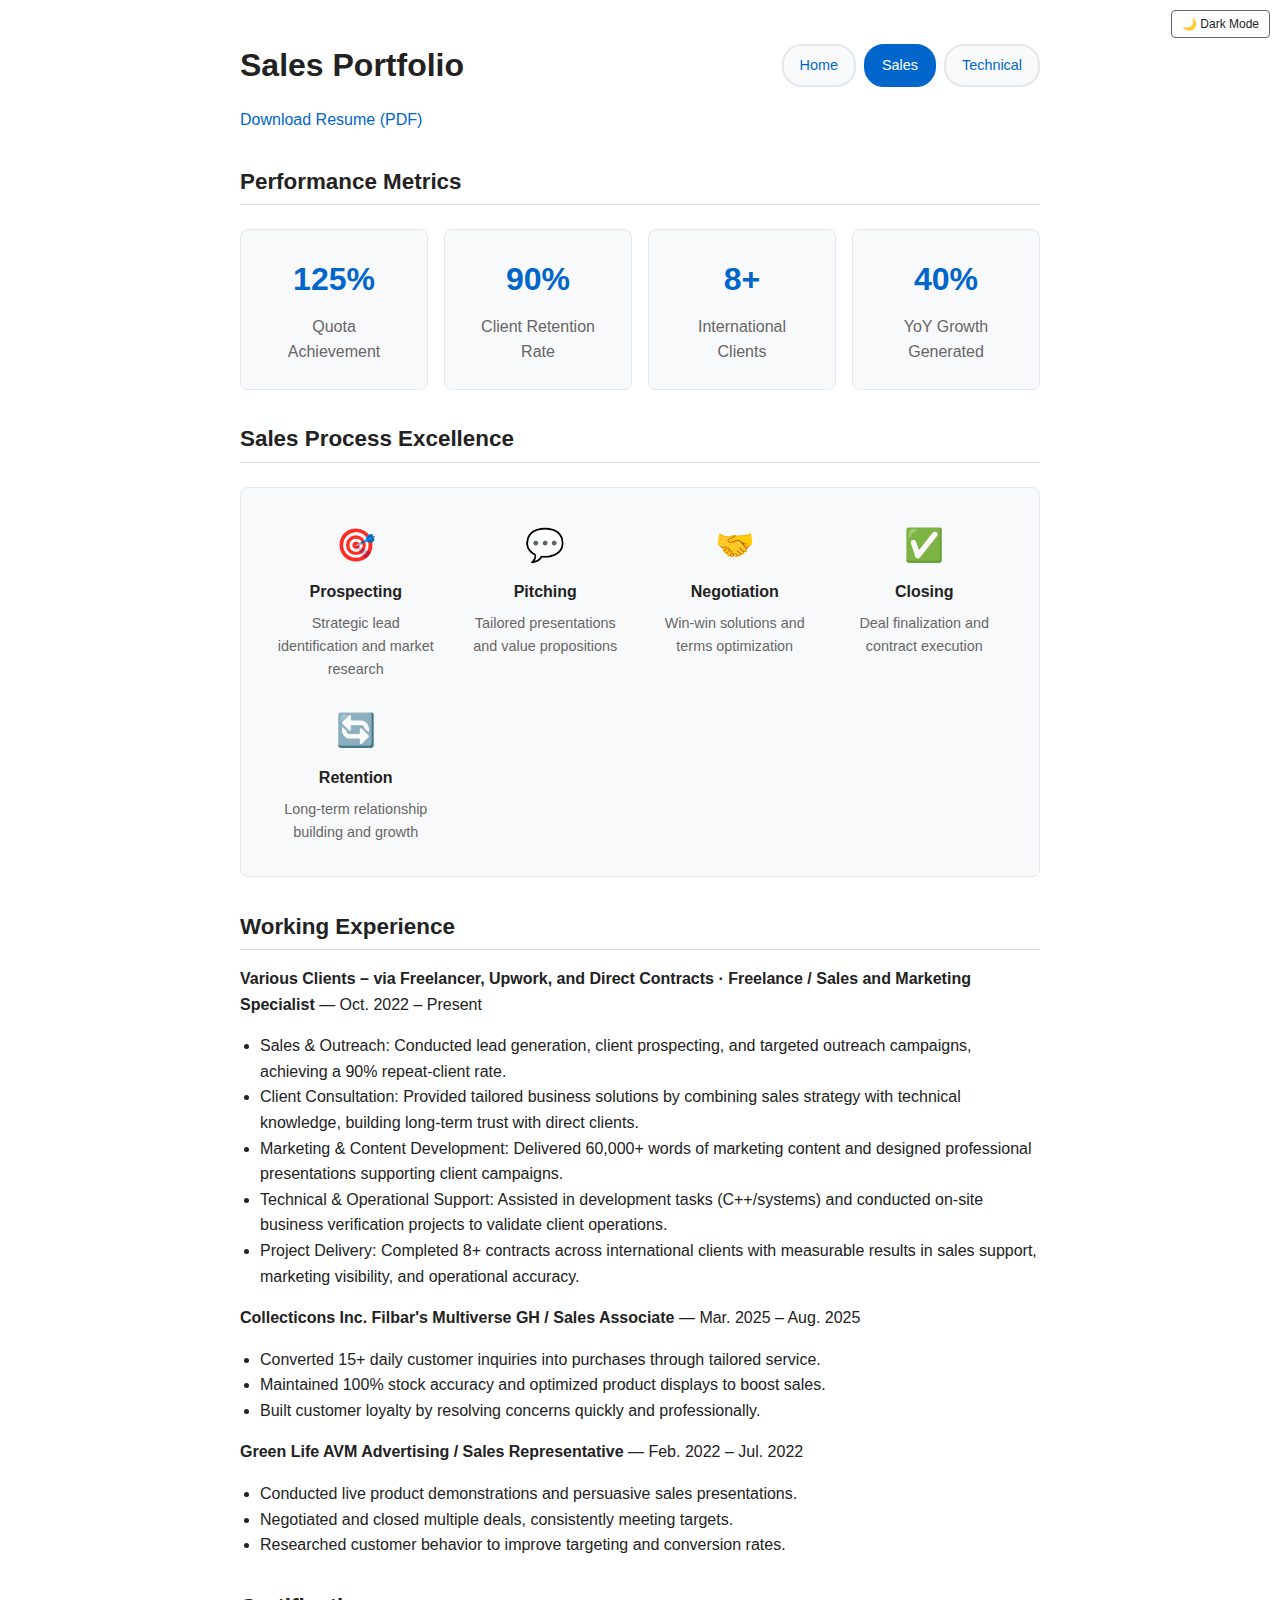
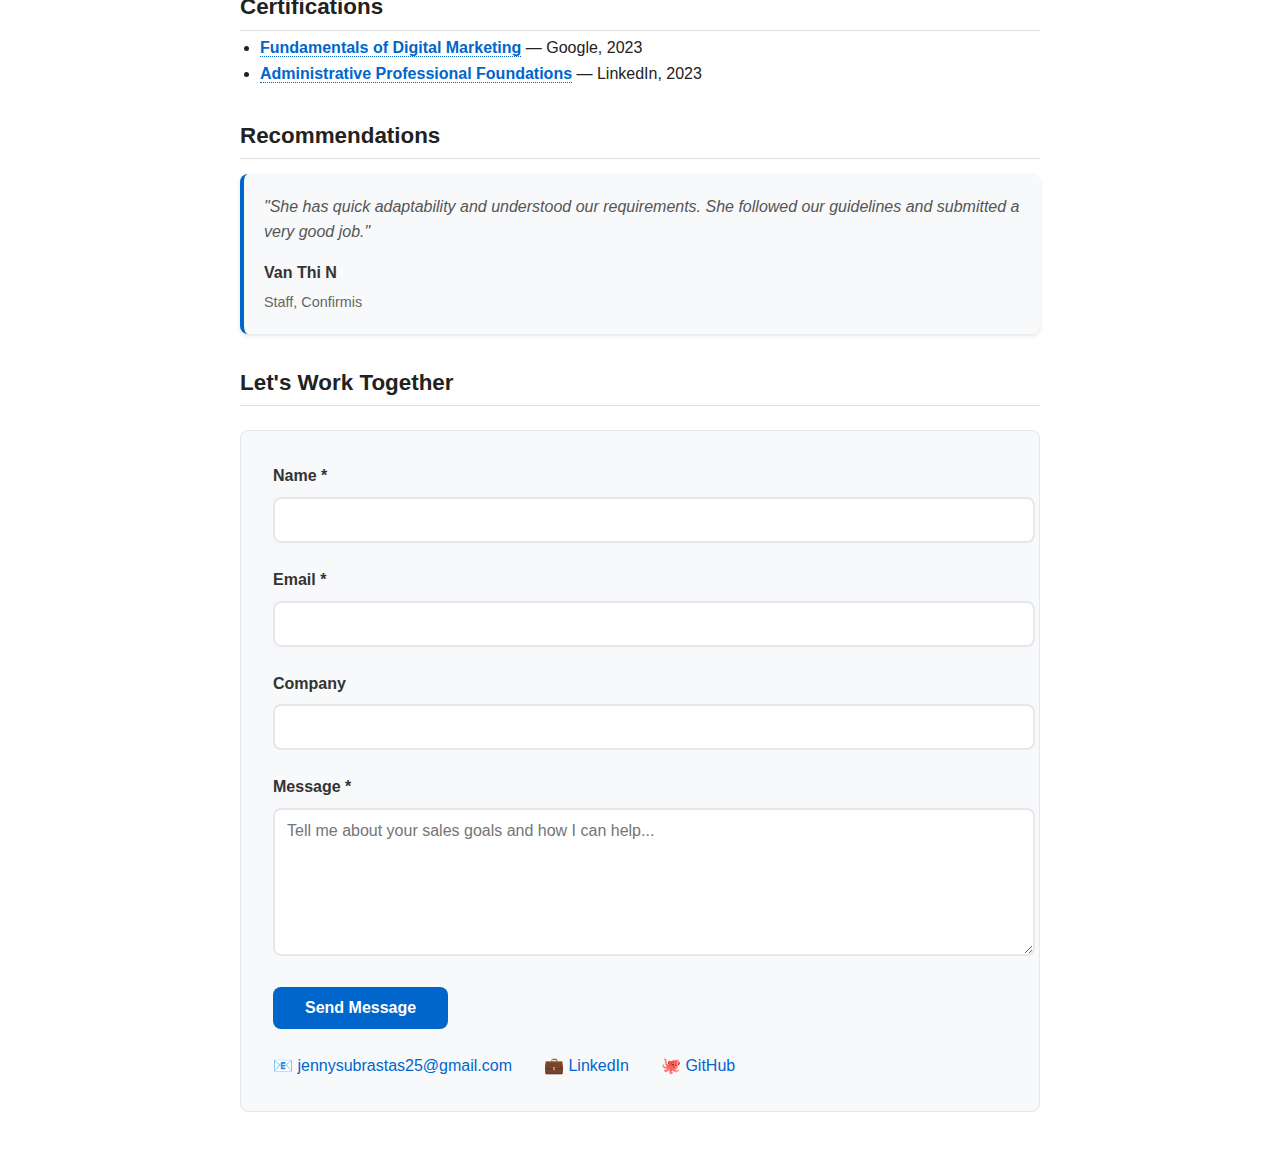
<file: sales-portfolio.html>
<!DOCTYPE html>
<html lang="en">
<head>
    <meta charset="UTF-8">
    <meta name="viewport" content="width=device-width, initial-scale=1.0">
    <title>Jenny M. Subrastas - Sales Portfolio</title>
    <link rel="icon" type="image/x-icon" href="favicon.ico">
    <link rel="icon" type="image/png" sizes="32x32" href="profile pic.jpg">
    <link rel="icon" type="image/png" sizes="16x16" href="favicon-16x16.png">
    <link rel="apple-touch-icon" sizes="180x180" href="apple-touch-icon.png">
    <style>
        body {
            font-family: Arial, sans-serif;
            max-width: 800px;
            margin: 0 auto;
            padding: 20px;
            line-height: 1.6;
            background-color: #fff;
            color: #222;
            transition: background-color 0.3s ease, color 0.3s ease;
        }

        h1, h2 {
            margin-bottom: 0.2em;
        }

        h1 {
            font-size: 2em;
        }

        h2 {
            font-size: 1.4em;
            margin-top: 1.4em;
            border-bottom: 1px solid #ddd;
            padding-bottom: 0.2em;
            transition: border-bottom-color 0.3s ease;
        }

        a {
            color: #0066cc;
            text-decoration: none;
            transition: color 0.3s ease;
        }

        a:hover {
            text-decoration: underline;
        }

        ul {
            margin: 0;
            padding-left: 20px;
        }

        .header {
            text-align: center;
            margin-bottom: 20px;
        }

        .profile-header {
            display: flex;
            justify-content: space-between;
            align-items: center;
            margin-bottom: 1rem;
        }

        .profile-title {
            margin: 0;
            font-size: 2em;
        }

        .nav-links {
            display: flex;
            gap: 0.5rem;
        }

        .nav-link {
            color: #0066cc;
            text-decoration: none;
            padding: 0.5rem 1rem;
            border-radius: 20px;
            border: 2px solid #e5e7eb;
            font-weight: 500;
            font-size: 0.9rem;
            transition: all 0.3s ease;
            background: #f8fafc;
        }

        .nav-link:hover {
            background: #e5e7eb;
            border-color: #0066cc;
        }

        .nav-link.active {
            background: #0066cc;
            color: white;
            border-color: #0066cc;
        }

        .dark-mode .nav-link {
            background: #374151;
            border-color: #4b5563;
            color: #d1d5db;
        }

        .dark-mode .nav-link:hover {
            background: #4b5563;
            border-color: #66aaff;
        }

        .dark-mode .nav-link.active {
            background: #66aaff;
            color: #1f2937;
            border-color: #66aaff;
        }

        .download-resume {
            margin-top: 0.5em;
            font-size: 1em;
        }

        .section {
            margin-bottom: 1.5em;
        }

        .dark-mode {
            background-color: #121212;
            color: #e0e0e0;
        }

        .dark-mode h2 {
            border-bottom-color: #444;
        }

        .dark-mode a {
            color: #66aaff;
        }

        .dark-mode .toggle-btn {
            background-color: #333;
            color: #e0e0e0;
            border-color: #555;
        }

        .toggle-btn {
            position: fixed;
            top: 10px;
            right: 10px;
            padding: 6px 10px;
            border: 1px solid #666;
            border-radius: 4px;
            background-color: #fff;
            color: #222;
            cursor: pointer;
            font-size: 12px;
            transition: all 0.3s ease;
        }

        .toggle-btn:hover {
            background-color: #f0f0f0;
        }

        .cert-link {
            font-weight: bold;
            color: #0066cc;
            text-decoration: none;
            border-bottom: 1px dotted #0066cc;
        }

        .cert-link:hover {
            background-color: #f0f8ff;
            text-decoration: none;
        }

        .dark-mode .cert-link {
            color: #66aaff;
            border-bottom-color: #66aaff;
        }

        .dark-mode .cert-link:hover {
            background-color: rgba(102, 170, 255, 0.1);
        }

        /* KPI Stats - Matching main page style */
        .kpi-grid {
            display: grid;
            grid-template-columns: repeat(auto-fit, minmax(180px, 1fr));
            gap: 1rem;
            margin: 1.5rem 0;
        }

        .kpi-card {
            background: #f8f9fa;
            padding: 1.5rem;
            border-radius: 8px;
            text-align: center;
            border: 1px solid #e5e7eb;
            transition: all 0.3s ease;
        }

        .kpi-card:hover {
            background: #f0f8ff;
        }

        .kpi-number {
            font-size: 2rem;
            font-weight: bold;
            color: #0066cc;
            margin-bottom: 0.5rem;
        }

        .kpi-label {
            color: #666;
            font-weight: 500;
        }

        .dark-mode .kpi-card {
            background: #2a2a2a;
            border-color: #444;
        }

        .dark-mode .kpi-card:hover {
            background: #333;
        }

        .dark-mode .kpi-number {
            color: #66aaff;
        }

        .dark-mode .kpi-label {
            color: #aaa;
        }

        /* Sales Process - Matching main page style */
        .process-flow {
            background: #f8f9fa;
            padding: 2rem;
            border-radius: 8px;
            margin: 1.5rem 0;
            border: 1px solid #e5e7eb;
        }

        .flow-steps {
            display: grid;
            grid-template-columns: repeat(auto-fit, minmax(150px, 1fr));
            gap: 1.5rem;
        }

        .flow-step {
            text-align: center;
        }

        .flow-icon {
            font-size: 2rem;
            margin-bottom: 0.5rem;
        }

        .flow-title {
            font-weight: bold;
            margin-bottom: 0.5rem;
        }

        .flow-desc {
            font-size: 0.9rem;
            color: #666;
        }

        .dark-mode .process-flow {
            background: #2a2a2a;
            border-color: #444;
        }

        .dark-mode .flow-desc {
            color: #aaa;
        }

        /* Sales Highlights - Matching main page style */
        .highlights-grid {
            display: grid;
            grid-template-columns: repeat(auto-fit, minmax(280px, 1fr));
            gap: 1.5rem;
            margin: 1.5rem 0;
        }

        .highlight-card {
            background: #f8f9fa;
            border: 1px solid #e5e7eb;
            border-radius: 8px;
            padding: 1.5rem;
            transition: all 0.3s ease;
        }

        .highlight-card:hover {
            background: #f0f8ff;
            transform: translateY(-2px);
        }

        .highlight-title {
            font-size: 1.2rem;
            font-weight: bold;
            margin-bottom: 1rem;
        }

        .highlight-desc {
            color: #666;
            margin-bottom: 1rem;
            line-height: 1.6;
        }

        .highlight-metric {
            background: #0066cc;
            color: white;
            padding: 0.5rem 1rem;
            border-radius: 20px;
            font-weight: bold;
            font-size: 0.9rem;
            display: inline-block;
        }

        .dark-mode .highlight-card {
            background: #2a2a2a;
            border-color: #444;
        }

        .dark-mode .highlight-card:hover {
            background: #333;
        }

        .dark-mode .highlight-desc {
            color: #ccc;
        }

        .dark-mode .highlight-metric {
            background: #66aaff;
            color: #1f2937;
        }

        /* Recommendations Section */
        .recommendation {
            background-color: #f8f9fa;
            border-left: 4px solid #0066cc;
            padding: 20px;
            margin: 15px 0;
            border-radius: 8px;
            box-shadow: 0 2px 4px rgba(0, 0, 0, 0.1);
            transition: all 0.3s ease;
        }
        .recommendation:hover {
            box-shadow: 0 4px 8px rgba(0, 0, 0, 0.15);
            transform: translateY(-2px);
        }
        .recommendation-text {
            font-style: italic;
            margin-bottom: 15px;
            color: #555;
            line-height: 1.6;
        }
        .recommendation-author {
            font-weight: bold;
            color: #333;
            margin-bottom: 5px;
        }
        .recommendation-title {
            color: #666;
            font-size: 0.9em;
        }
        .dark-mode .recommendation {
            background-color: #2a2a2a;
            border-left-color: #66aaff;
            box-shadow: 0 2px 4px rgba(255, 255, 255, 0.1);
        }
        .dark-mode .recommendation:hover {
            box-shadow: 0 4px 8px rgba(255, 255, 255, 0.15);
        }
        .dark-mode .recommendation-text {
            color: #ccc;
        }
        .dark-mode .recommendation-author {
            color: #e0e0e0;
        }
        .dark-mode .recommendation-title {
            color: #aaa;
        }

        /* Contact Form Styling */
        .contact-form {
            background: #f8f9fa;
            padding: 2rem;
            border-radius: 8px;
            margin: 1.5rem 0;
            border: 1px solid #e5e7eb;
        }
        .form-group {
            margin-bottom: 1.5rem;
        }
        .form-group label {
            display: block;
            margin-bottom: 0.5rem;
            font-weight: bold;
            color: #333;
        }
        .form-group input,
        .form-group textarea {
            width: 100%;
            padding: 0.75rem;
            border: 2px solid #e5e7eb;
            border-radius: 8px;
            font-size: 1rem;
            transition: border-color 0.3s ease;
            font-family: Arial, sans-serif;
        }
        .form-group input:focus,
        .form-group textarea:focus {
            outline: none;
            border-color: #0066cc;
        }
        .form-group textarea {
            resize: vertical;
            min-height: 120px;
        }
        .submit-btn {
            background: #0066cc;
            color: white;
            padding: 0.75rem 2rem;
            border: none;
            border-radius: 8px;
            font-size: 1rem;
            font-weight: bold;
            cursor: pointer;
            transition: all 0.3s ease;
        }
        .submit-btn:hover {
            background: #0052a3;
            transform: translateY(-2px);
        }
        .contact-info {
            display: flex;
            gap: 2rem;
            margin-top: 1.5rem;
            flex-wrap: wrap;
        }
        .contact-info a {
            color: #0066cc;
            text-decoration: none;
            font-weight: 500;
        }
        .dark-mode .contact-form {
            background: #2a2a2a;
            border-color: #444;
        }
        .dark-mode .form-group label {
            color: #e0e0e0;
        }
        .dark-mode .form-group input,
        .dark-mode .form-group textarea {
            background: #333;
            border-color: #555;
            color: #e0e0e0;
        }
        .dark-mode .form-group input:focus,
        .dark-mode .form-group textarea:focus {
            border-color: #66aaff;
        }
        .dark-mode .submit-btn {
            background: #66aaff;
            color: #1f2937;
        }
        .dark-mode .submit-btn:hover {
            background: #5599ee;
        }

        /* Responsive Navigation - Matching main page */
        @media (max-width: 768px) {
            .profile-header {
                flex-direction: column;
                gap: 1rem;
                text-align: center;
            }

            .nav-links {
                flex-wrap: wrap;
                justify-content: center;
                gap: 0.5rem;
            }

            .nav-link {
                padding: 0.4rem 0.8rem;
                font-size: 0.8rem;
            }

            .kpi-grid {
                grid-template-columns: repeat(auto-fit, minmax(150px, 1fr));
            }

            .flow-steps {
                grid-template-columns: 1fr;
            }

            .highlights-grid {
                grid-template-columns: 1fr;
            }
        }

        @media (max-width: 480px) {
            .nav-links {
                flex-direction: column;
                width: 100%;
            }

            .nav-link {
                width: 100%;
                text-align: center;
            }
        }
    </style>
</head>
<body>
    <button class="toggle-btn" onclick="toggleDarkMode()" id="themeToggle">🌙 Dark Mode</button>

    <div class="header">
    </div>

    <div class="section">
        <div class="profile-header">
            <h1 class="profile-title">Sales Portfolio</h1>
            <nav class="nav-links">
                <a href="main.html" class="nav-link">Home</a>
                <a href="sales-portfolio.html" class="nav-link active">Sales</a>
                <a href="technical-portfolio.html" class="nav-link">Technical</a>
            </nav>
        </div>
        <p class="download-resume">
            <a href="retail sales associate- resume.pdf" download>Download Resume (PDF)</a>
        </p>
    </div>

    <div class="section">
        <h2>Performance Metrics</h2>
        <div class="kpi-grid">
            <div class="kpi-card">
                <div class="kpi-number">125%</div>
                <div class="kpi-label">Quota Achievement</div>
            </div>
            <div class="kpi-card">
                <div class="kpi-number">90%</div>
                <div class="kpi-label">Client Retention Rate</div>
            </div>
            <div class="kpi-card">
                <div class="kpi-number">8+</div>
                <div class="kpi-label">International Clients</div>
            </div>
            <div class="kpi-card">
                <div class="kpi-number">40%</div>
                <div class="kpi-label">YoY Growth Generated</div>
            </div>
        </div>
    </div>

    <div class="section">
        <h2>Sales Process Excellence</h2>
        <div class="process-flow">
            <div class="flow-steps">
                <div class="flow-step">
                    <div class="flow-icon">🎯</div>
                    <div class="flow-title">Prospecting</div>
                    <div class="flow-desc">Strategic lead identification and market research</div>
                </div>
                <div class="flow-step">
                    <div class="flow-icon">💬</div>
                    <div class="flow-title">Pitching</div>
                    <div class="flow-desc">Tailored presentations and value propositions</div>
                </div>
                <div class="flow-step">
                    <div class="flow-icon">🤝</div>
                    <div class="flow-title">Negotiation</div>
                    <div class="flow-desc">Win-win solutions and terms optimization</div>
                </div>
                <div class="flow-step">
                    <div class="flow-icon">✅</div>
                    <div class="flow-title">Closing</div>
                    <div class="flow-desc">Deal finalization and contract execution</div>
                </div>
                <div class="flow-step">
                    <div class="flow-icon">🔄</div>
                    <div class="flow-title">Retention</div>
                    <div class="flow-desc">Long-term relationship building and growth</div>
                </div>
            </div>
        </div>
    </div>

    <div class="section">
        <h2>Working Experience</h2>
        <div class="experience-item">
            <p><strong>Various Clients – via Freelancer, Upwork, and Direct Contracts · Freelance / Sales and Marketing Specialist</strong> &mdash; Oct. 2022 – Present</p>
            <ul class="experience-desc">
                <li>Sales & Outreach: Conducted lead generation, client prospecting, and targeted outreach campaigns, achieving a 90% repeat-client rate.</li>
                <li>Client Consultation: Provided tailored business solutions by combining sales strategy with technical knowledge, building long-term trust with direct clients.</li>
                <li>Marketing & Content Development: Delivered 60,000+ words of marketing content and designed professional presentations supporting client campaigns.</li>
                <li>Technical & Operational Support: Assisted in development tasks (C++/systems) and conducted on-site business verification projects to validate client operations.</li>
                <li>Project Delivery: Completed 8+ contracts across international clients with measurable results in sales support, marketing visibility, and operational accuracy.</li>
            </ul>
        </div>

        <div class="experience-item">
            <p><strong>Collecticons Inc. Filbar's Multiverse GH / Sales Associate</strong> &mdash; Mar. 2025 – Aug. 2025</p>
            <ul class="experience-desc">
                <li>Converted 15+ daily customer inquiries into purchases through tailored service.</li>
                <li>Maintained 100% stock accuracy and optimized product displays to boost sales.</li>
                <li>Built customer loyalty by resolving concerns quickly and professionally.</li>
            </ul>
        </div>

        <div class="experience-item">
            <p><strong>Green Life AVM Advertising / Sales Representative</strong> &mdash; Feb. 2022 – Jul. 2022</p>
            <ul class="experience-desc">
                <li>Conducted live product demonstrations and persuasive sales presentations.</li>
                <li>Negotiated and closed multiple deals, consistently meeting targets.</li>
                <li>Researched customer behavior to improve targeting and conversion rates.</li>
            </ul>
        </div>
    </div>

    <div class="section">
        <h2>Certifications</h2>
        <ul>
            <li><a href="Digital Marketing.png" class="cert-link" download>Fundamentals of Digital Marketing</a> — Google, 2023</li>
            <li><a href="Administrative certification.png" class="cert-link" download>Administrative Professional Foundations</a> — LinkedIn, 2023</li>
        </ul>
    </div>

    <div class="section">
        <h2>Recommendations</h2>
        
    <div class="recommendation">
      <div class="recommendation-text">
        "She has quick adaptability and understood our requirements. She followed our guidelines and submitted a very good job."
      </div>
      <div class="recommendation-author">Van Thi N</div>
      <div class="recommendation-title">Staff, Confirmis</div>
    </div>

    </div>

    <div class="section">
        <h2>Let's Work Together</h2>
        <div class="contact-form">
            <form id="contactForm">
                <div class="form-group">
                    <label for="name">Name *</label>
                    <input type="text" id="name" name="name" required>
                </div>
                <div class="form-group">
                    <label for="email">Email *</label>
                    <input type="email" id="email" name="email" required>
                </div>
                <div class="form-group">
                    <label for="company">Company</label>
                    <input type="text" id="company" name="company">
                </div>
                <div class="form-group">
                    <label for="message">Message *</label>
                    <textarea id="message" name="message" placeholder="Tell me about your sales goals and how I can help..." required></textarea>
                </div>
                <button type="submit" class="submit-btn">Send Message</button>
            </form>
            
            <div class="contact-info">
                <span>📧 <a href="mailto:jennysubrastas25@gmail.com">jennysubrastas25@gmail.com</a></span>
                <span>💼 <a href="https://linkedin.com/in/jennysubrastas-823017225" target="_blank">LinkedIn</a></span>
                <span>🐙 <a href="https://github.com/ious-engineer" target="_blank">GitHub</a></span>
            </div>
        </div>
    </div>

    <script>
        function toggleDarkMode() {
            const body = document.body;
            const toggleBtn = document.getElementById('themeToggle');
            
            body.classList.toggle('dark-mode');
            
            if (body.classList.contains('dark-mode')) {
                toggleBtn.innerHTML = '☀️ Light Mode';
                localStorage.setItem('darkMode', 'enabled');
            } else {
                toggleBtn.innerHTML = '🌙 Dark Mode';
                localStorage.setItem('darkMode', 'disabled');
            }
        }

        // Check for saved user preference on page load
        document.addEventListener('DOMContentLoaded', function() {
            const darkMode = localStorage.getItem('darkMode');
            const toggleBtn = document.getElementById('themeToggle');
            
            if (darkMode === 'enabled') {
                document.body.classList.add('dark-mode');
                toggleBtn.innerHTML = '☀️ Light Mode';
            }
        });

        // Contact Form Handler
        document.getElementById('contactForm').addEventListener('submit', function(e) {
            e.preventDefault();
            
            const name = document.getElementById('name').value;
            const email = document.getElementById('email').value;
            const company = document.getElementById('company').value;
            const message = document.getElementById('message').value;
            
            // Create mailto link
            const subject = company ? `Sales Inquiry from ${name} (${company})` : `Sales Inquiry from ${name}`;
            const body = `Hi Jenny,\n\n${message}\n\nBest regards,\n${name}\n${email}${company ? `\n${company}` : ''}`;
            
            const mailtoLink = `mailto:jennysubrastas25@gmail.com?subject=${encodeURIComponent(subject)}&body=${encodeURIComponent(body)}`;
            window.location.href = mailtoLink;
        });
    </script>
</body>
</html>
</file>
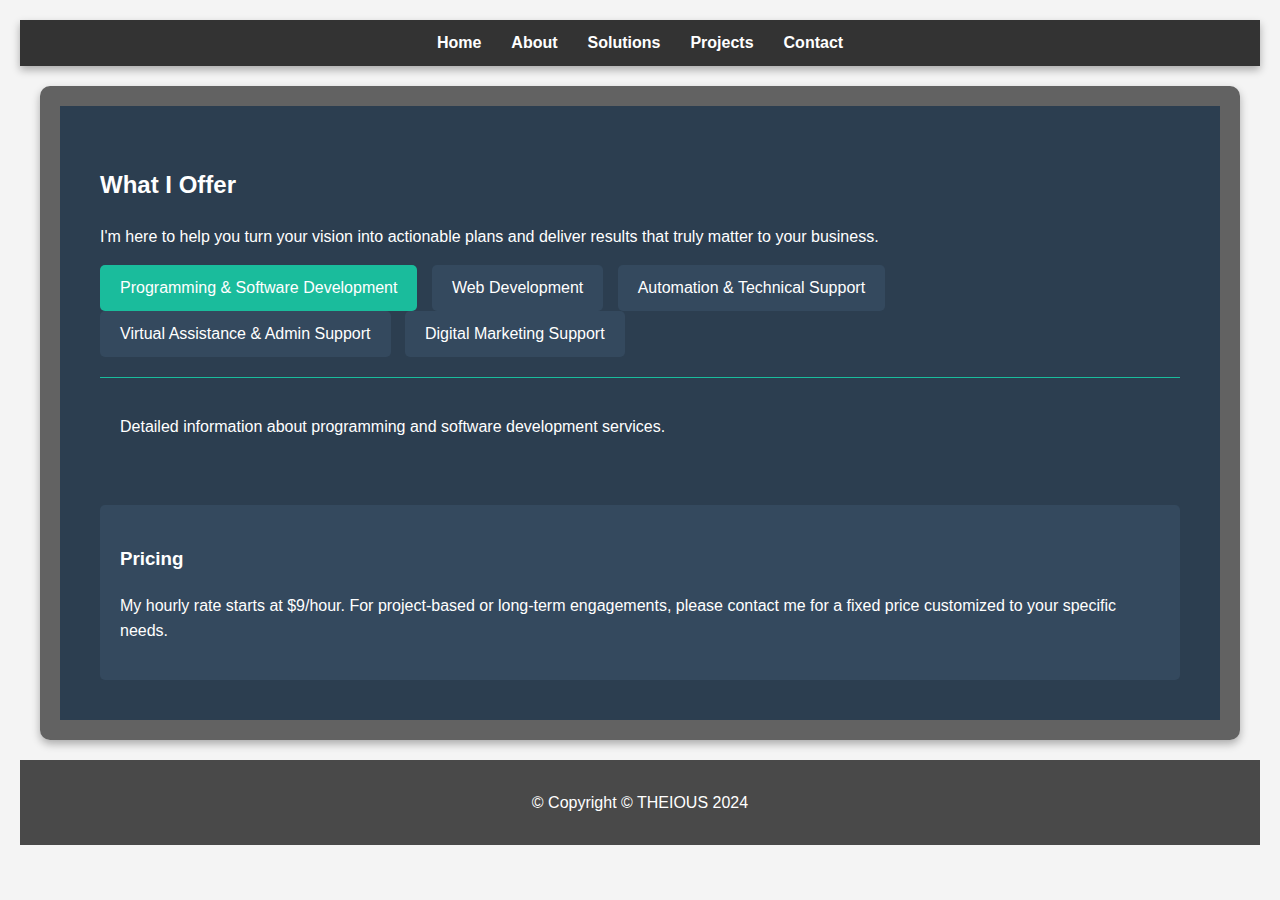
<file: solutions.html>
<!DOCTYPE html>
<html lang="en">
    <head>
        <meta charset="UTF-8">
        <meta name="viewport" content="width=device-width, initial-scale=1.0">
        <title>IOUS</title>
        <link rel="stylesheet" href="styles.css">
        <meta name="description" content="Portfolio of Jenny Subrastas, a Back End Developer specializing in Computer Maintenance and Engineering.">
        <meta property="og:title" content="Jenny Subrastas Portfolio">
        <meta property="og:description" content="Portfolio of Jenny Subrastas, a Back End Developer specializing in Computer Maintenance and Engineering.">
        <meta property="og:image" content="path/to/social-media-image.jpg">
        <meta property="og:url" content="https://theious.engineer">
        <link rel="stylesheet" href="https://cdnjs.cloudflare.com/ajax/libs/font-awesome/6.0.0-beta3/css/all.min.css">
    </head>
<body>
    <header role="banner">
        <nav role="navigation">
            <ul>
                <li><a href="index.html">Home</a></li>
                <li><a href="about.html">About</a></li>
                <li><a href="solutions.html">Solutions</a></li>
                <li><a href="#projects">Projects</a></li>
                <li><a href="#contact">Contact</a></li>
            </ul>
        </nav>
    </header>

    <main>

        <!-- Solutions Section -->
        <section id="solutions">
            <div class="solutions-container">
                <h2>What I Offer</h2>
                <p>I'm here to help you turn your vision into actionable plans and deliver results that truly matter to your business.</p>
                
                <ul class="tab-list">
                    <li class="tab active" onclick="openTab(event, 'programming')">Programming & Software Development</li>
                    <li class="tab" onclick="openTab(event, 'web-dev')">Web Development</li>
                    <li class="tab" onclick="openTab(event, 'automation')">Automation & Technical Support</li>
                    <li class="tab" onclick="openTab(event, 'va')">Virtual Assistance & Admin Support</li>
                    <li class="tab" onclick="openTab(event, 'marketing')">Digital Marketing Support</li>
                </ul>
        
                <div id="programming" class="tab-content active">
                    <p>Detailed information about programming and software development services.</p>
                </div>
                <div id="web-dev" class="tab-content">
                    <p>Detailed information about web development services.</p>
                </div>
                <div id="automation" class="tab-content">
                    <p>Detailed information about automation and technical support services.</p>
                </div>
                <div id="va" class="tab-content">
                    <p>Detailed information about virtual assistance and admin support services.</p>
                </div>
                <div id="marketing" class="tab-content">
                    <p>Detailed information about digital marketing support services.</p>
                </div>
        
                <div class="pricing">
                    <h3>Pricing</h3>
                    <p>My hourly rate starts at $9/hour. For project-based or long-term engagements, please contact me for a fixed price customized to your specific needs.</p>
                </div>
            </div>
            <script src="script.js"></script>
        </section>

 

        </div>
    </div>
</section>

    </main>

    <footer>
        <p>&copy; Copyright © THEIOUS 2024</p>
    </footer>
</body>
</html>
</file>
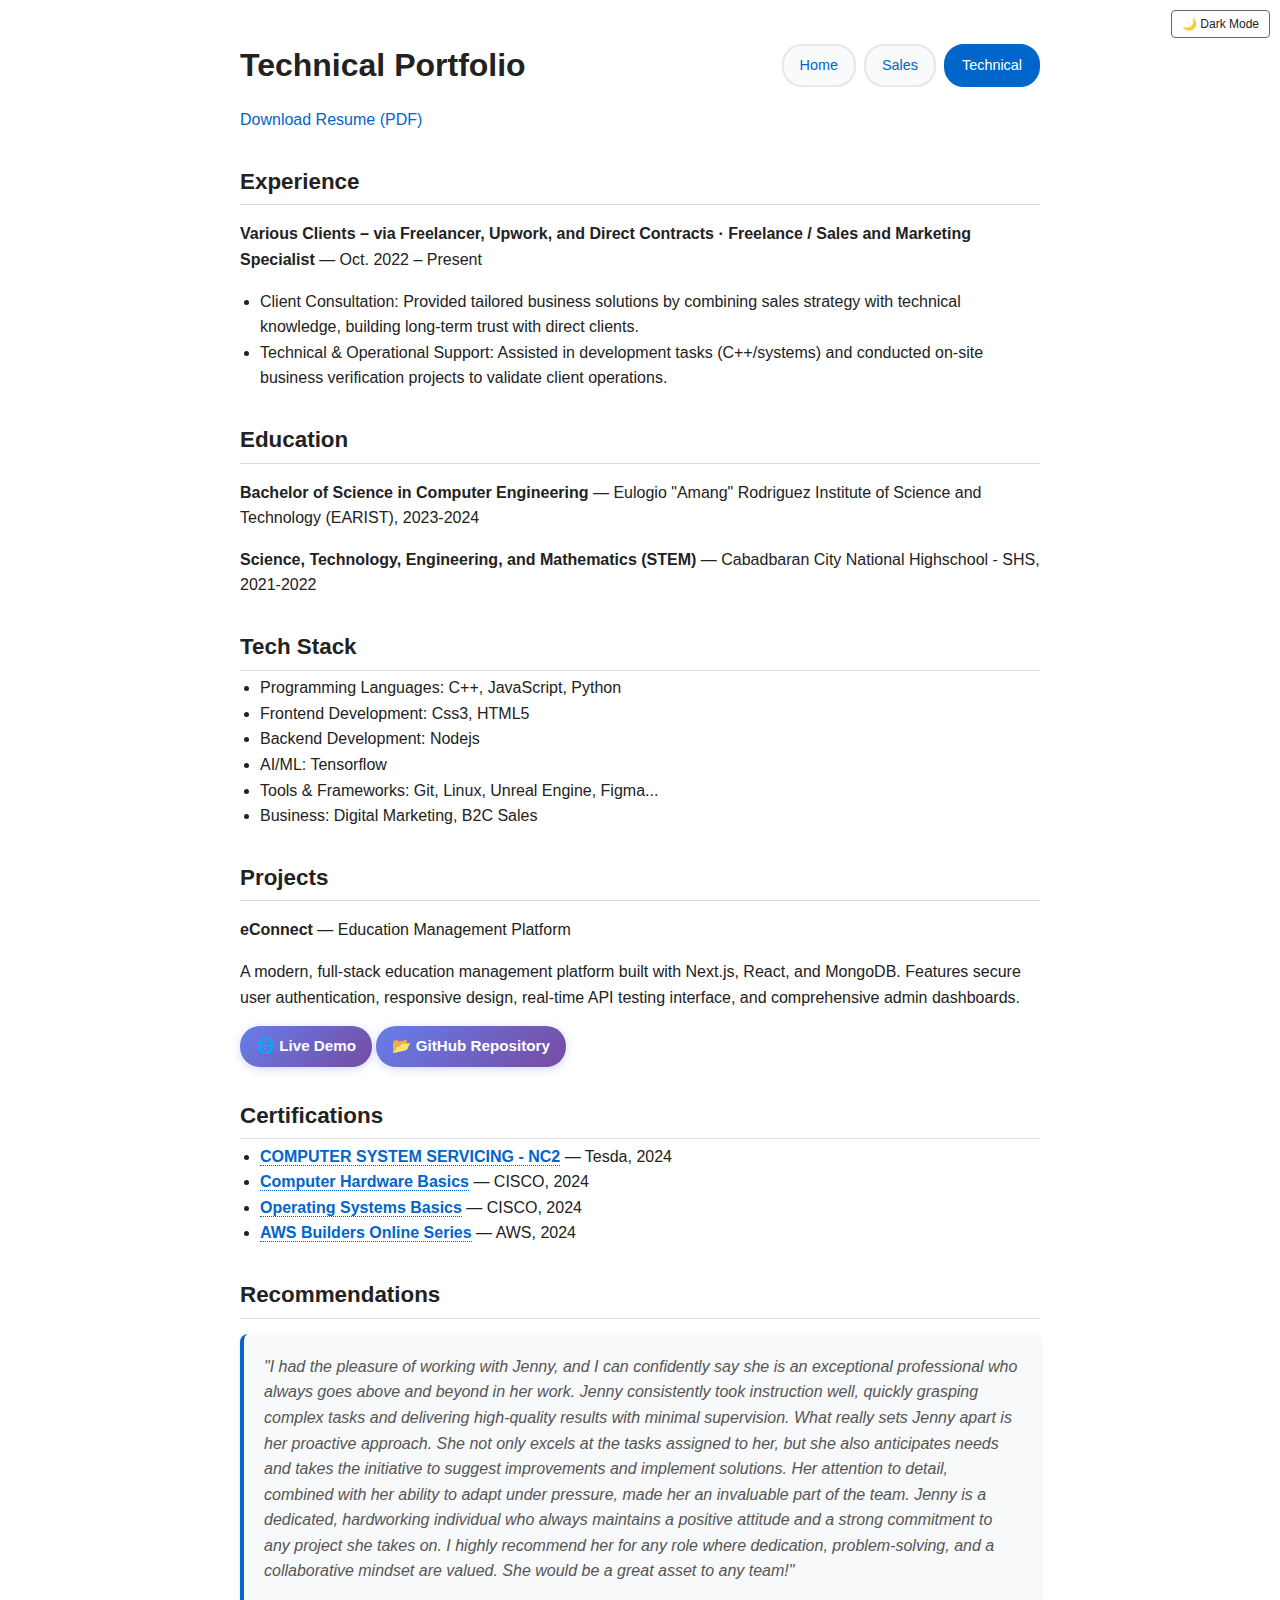
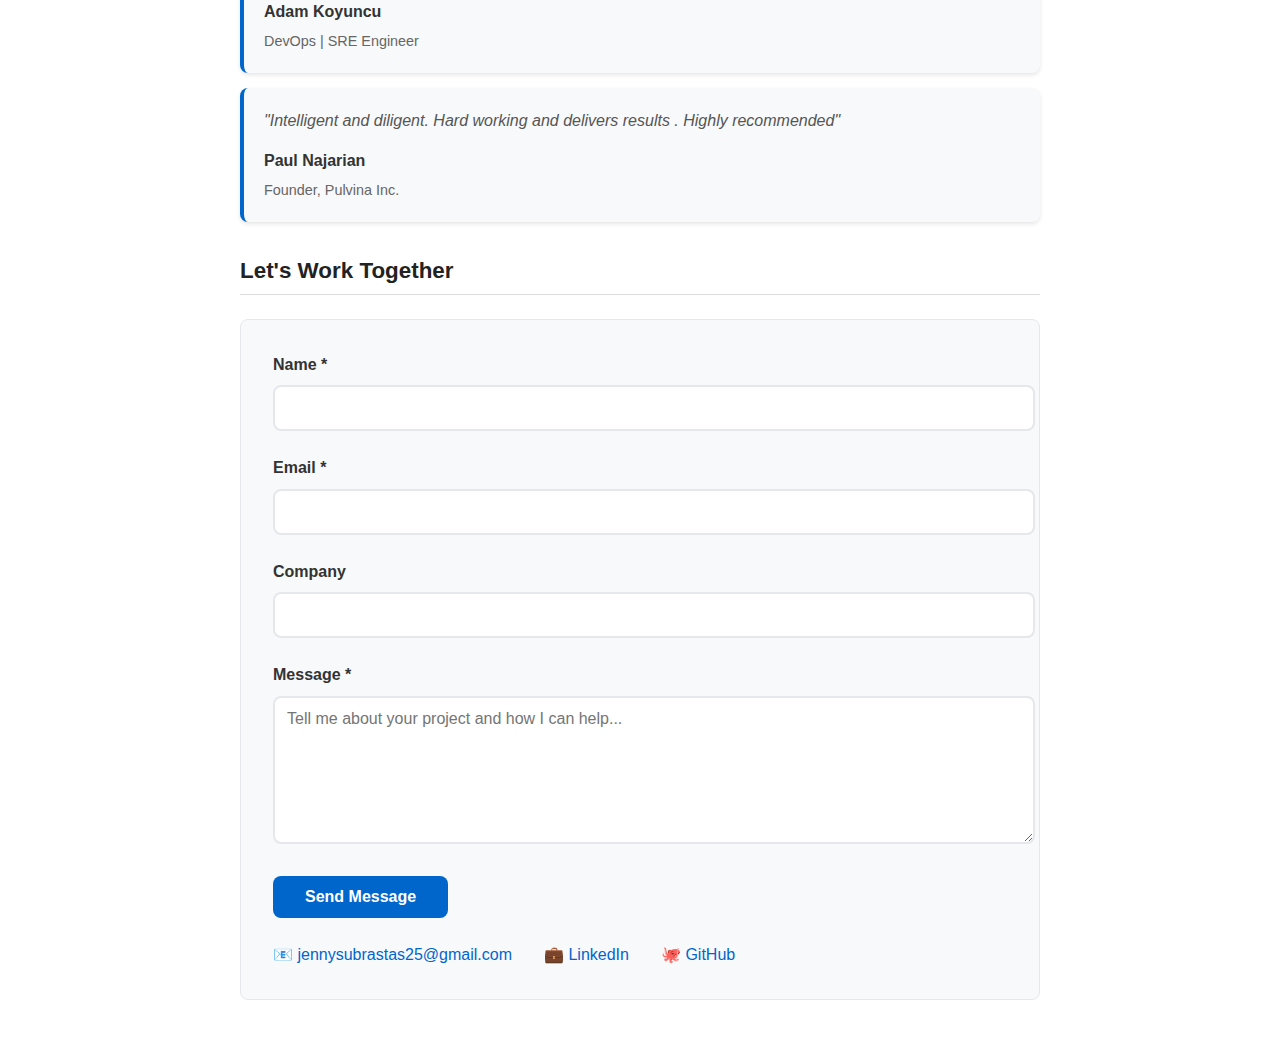
<file: technical-portfolio.html>
<!DOCTYPE html>
<html lang="en">
<head>
  <meta charset="UTF-8">
  <meta name="viewport" content="width=device-width, initial-scale=1.0">
  <title>Jenny M. Subrastas - IOUS</title>
  <link rel="icon" type="image/x-icon" href="favicon.ico">
  <link rel="icon" type="image/png" sizes="32x32" href="profile pic.png">
  <link rel="icon" type="image/png" sizes="16x16" href="favicon-16x16.png">
  <link rel="apple-touch-icon" sizes="180x180" href="apple-touch-icon.png">
  <style>
    body {
      font-family: Arial, sans-serif;
      max-width: 800px;
      margin: 0 auto;
      padding: 20px;
      line-height: 1.6;
      background-color: #fff;
      color: #222;
      transition: background-color 0.3s ease, color 0.3s ease;
    }
    h1, h2 {
      margin-bottom: 0.2em;
    }
    h1 {
      font-size: 2em;
    }
    h2 {
      font-size: 1.4em;
      margin-top: 1.4em;
      border-bottom: 1px solid #ddd;
      padding-bottom: 0.2em;
      transition: border-bottom-color 0.3s ease;
    }
    a {
      color: #0066cc;
      text-decoration: none;
      transition: color 0.3s ease;
    }
    a:hover {
      text-decoration: underline;
    }
   ul {
margin: 0;
padding-left: 20px;
}
.header {
text-align: center;
margin-bottom: 20px;
}
.profile-header {
display: flex;
justify-content: space-between;
align-items: center;
margin-bottom: 1rem;
}
.profile-title {
margin: 0;
font-size: 2em;
}
.nav-links {
display: flex;
gap: 0.5rem;
}
.nav-link {
color: #0066cc;
text-decoration: none;
padding: 0.5rem 1rem;
border-radius: 20px;
border: 2px solid #e5e7eb;
font-weight: 500;
font-size: 0.9rem;
transition: all 0.3s ease;
background: #f8fafc;
}
.nav-link:hover {
background: #e5e7eb;
border-color: #0066cc;
}
.nav-link.active {
background: #0066cc;
color: white;
border-color: #0066cc;
}
.dark-mode .nav-link {
background: #374151;
border-color: #4b5563;
color: #d1d5db;
}
.dark-mode .nav-link:hover {
background: #4b5563;
border-color: #66aaff;
}
.dark-mode .nav-link.active {
background: #66aaff;
color: #1f2937;
border-color: #66aaff;
}
.download-resume {
margin-top: 0.5em;
font-size: 1em;
}
.section {
margin-bottom: 1.5em;
}
.dark-mode {
background-color: #121212;
color: #e0e0e0;
}
.dark-mode h2 {
border-bottom-color: #444;
}
.dark-mode a {
color: #66aaff;
}
.dark-mode .toggle-btn {
background-color: #333;
color: #e0e0e0;
border-color: #555;
}
.toggle-btn {
position: fixed;
top: 10px;
right: 10px;
padding: 6px 10px;
border: 1px solid #666;
border-radius: 4px;
background-color: #fff;
color: #222;
cursor: pointer;
font-size: 12px;
transition: all 0.3s ease;
}
.toggle-btn:hover {
background-color: #f0f0f0;
}
.cert-link {
font-weight: bold;
color: #0066cc;
text-decoration: none;
border-bottom: 1px dotted #0066cc;
}
.cert-link:hover {
background-color: #f0f8ff;
text-decoration: none;
}
.dark-mode .cert-link {
color: #66aaff;
border-bottom-color: #66aaff;
}
.dark-mode .cert-link:hover {
background-color: rgba(102, 170, 255, 0.1);
}
.recommendation {
background-color: #f8f9fa;
border-left: 4px solid #0066cc;
padding: 20px;
margin: 15px 0;
border-radius: 8px;
box-shadow: 0 2px 4px rgba(0, 0, 0, 0.1);
transition: all 0.3s ease;
}
.recommendation:hover {
box-shadow: 0 4px 8px rgba(0, 0, 0, 0.15);
transform: translateY(-2px);
}
.recommendation-text {
font-style: italic;
margin-bottom: 15px;
color: #555;
line-height: 1.6;
}
.recommendation-author {
font-weight: bold;
color: #333;
margin-bottom: 5px;
}
.recommendation-title {
color: #666;
font-size: 0.9em;
}
.dark-mode .recommendation {
background-color: #2a2a2a;
border-left-color: #66aaff;
box-shadow: 0 2px 4px rgba(255, 255, 255, 0.1);
}
.dark-mode .recommendation:hover {
box-shadow: 0 4px 8px rgba(255, 255, 255, 0.15);
}
.dark-mode .recommendation-text {
color: #ccc;
}
.dark-mode .recommendation-author {
color: #e0e0e0;
}
.dark-mode .recommendation-title {
color: #aaa;
}
.project-link {
display: inline-block;
background: linear-gradient(135deg, #667eea 0%, #764ba2 100%);
color: white !important;
text-decoration: none !important;
padding: 8px 16px;
border-radius: 20px;
font-weight: bold;
font-size: 0.95em;
transition: all 0.3s ease;
box-shadow: 0 2px 8px rgba(102, 126, 234, 0.3);
}
.project-link:hover {
transform: translateY(-2px);
box-shadow: 0 4px 15px rgba(102, 126, 234, 0.4);
text-decoration: none !important;
}
.dark-mode .project-link {
background: linear-gradient(135deg, #66aaff 0%, #8a7fff 100%);
}

/* Contact Form Styling */
.contact-form {
            background: #f8f9fa;
            padding: 2rem;
            border-radius: 8px;
            margin: 1.5rem 0;
            border: 1px solid #e5e7eb;
        }
        .form-group {
            margin-bottom: 1.5rem;
        }
        .form-group label {
            display: block;
            margin-bottom: 0.5rem;
            font-weight: bold;
            color: #333;
        }
        .form-group input,
        .form-group textarea {
            width: 100%;
            padding: 0.75rem;
            border: 2px solid #e5e7eb;
            border-radius: 8px;
            font-size: 1rem;
            transition: border-color 0.3s ease;
            font-family: Arial, sans-serif;
        }
        .form-group input:focus,
        .form-group textarea:focus {
            outline: none;
            border-color: #0066cc;
        }
        .form-group textarea {
            resize: vertical;
            min-height: 120px;
        }
        .submit-btn {
            background: #0066cc;
            color: white;
            padding: 0.75rem 2rem;
            border: none;
            border-radius: 8px;
            font-size: 1rem;
            font-weight: bold;
            cursor: pointer;
            transition: all 0.3s ease;
        }
        .submit-btn:hover {
            background: #0052a3;
            transform: translateY(-2px);
        }
        .contact-info {
            display: flex;
            gap: 2rem;
            margin-top: 1.5rem;
            flex-wrap: wrap;
        }
        .contact-info a {
            color: #0066cc;
            text-decoration: none;
            font-weight: 500;
        }
        .dark-mode .contact-form {
            background: #2a2a2a;
            border-color: #444;
        }
        .dark-mode .form-group label {
            color: #e0e0e0;
        }
        .dark-mode .form-group input,
        .dark-mode .form-group textarea {
            background: #333;
            border-color: #555;
            color: #e0e0e0;
        }
        .dark-mode .form-group input:focus,
        .dark-mode .form-group textarea:focus {
            border-color: #66aaff;
        }
        .dark-mode .submit-btn {
            background: #66aaff;
            color: #1f2937;
        }
        .dark-mode .submit-btn:hover {
            background: #5599ee;
        }

        /* Responsive Navigation */
@media (max-width: 768px) {
.profile-header {
flex-direction: column;
gap: 1rem;
text-align: center;
}
.nav-links {
flex-wrap: wrap;
justify-content: center;
gap: 0.5rem;
}
.nav-link {
padding: 0.4rem 0.8rem;
font-size: 0.8rem;
}
}

@media (max-width: 480px) {
.nav-links {
flex-direction: column;
width: 100%;
}
.nav-link {
width: 100%;
text-align: center;
}
}
 </style>
</head>
<body>
<button class="toggle-btn" onclick="toggleDarkMode()" id="themeToggle">🌙 Dark Mode</button>


<div class="header">
</div>

<div class="section">
<div class="profile-header">
<h1 class="profile-title">Technical Portfolio</h1>
<nav class="nav-links">
<a href="./" class="nav-link">Home</a>
<a href="sales-portfolio.html" class="nav-link">Sales</a>
<a href="technical-portfolio.html" class="nav-link active">Technical</a>
</nav>
</div>
<p class="download-resume">
<a href="retail sales associate- resume.pdf" download>Download Resume (PDF)</a>
</p>
</div>

  <div class="section">
    <h2>Experience</h2>
    <p><strong> Various Clients – via Freelancer, Upwork, and Direct Contracts · Freelance / Sales and Marketing Specialist</strong> &mdash; Oct. 2022  – Present</p>
    <ul>
      <li> Client Consultation: Provided tailored business solutions by combining sales strategy with technical knowledge, building long-term trust with direct clients.</li>
      <li>  Technical & Operational Support: Assisted in development tasks (C++/systems) and conducted on-site business verification projects to validate client operations.</li>
    </ul>
  </div>

  <div class="section">
    <h2>Education</h2>
    <p><strong> Bachelor of Science in Computer Engineering</strong> — Eulogio "Amang" Rodriguez Institute of Science and Technology (EARIST), 2023-2024</p>
    <p><strong>  Science, Technology, Engineering, and Mathematics (STEM)</strong> — Cabadbaran City National Highschool - SHS, 2021-2022</p>
  </div>

  <div class="section">
    <h2>Tech Stack</h2>
    <ul>
      <li>Programming Languages: C++, JavaScript, Python</li>
      <li>Frontend Development: Css3, HTML5</li>
      <li>Backend Development: Nodejs</li>
      <li>AI/ML: Tensorflow</li>
      <li>Tools & Frameworks: Git, Linux, Unreal Engine, Figma...</li>
      <li>Business: Digital Marketing, B2C Sales</li>
    </ul>
  </div>

  <div class="section">
    <h2>Projects</h2>
    <p><strong>eConnect</strong> — Education Management Platform</p>
    <p>A modern, full-stack education management platform built with Next.js, React, and MongoDB. Features secure user authentication, responsive design, real-time API testing interface, and comprehensive admin dashboards.</p>
    <p>
        <a href="https://econnect-psi.vercel.app/" target="_blank" class="project-link">🌐 Live Demo</a>
        <a href="https://github.com/iousworks/eConnect" target="_blank" class="project-link">📂 GitHub Repository</a>
    </p>
  </div>

  <div class="section">
    <h2>Certifications</h2>
    <ul>
      <li><a href="Computer Systems Servicing-NC2.jpg" class="cert-link" download>COMPUTER SYSTEM SERVICING - NC2</a> — Tesda, 2024</li>
      <li><a href="Computer Hardware Basics.pdf" class="cert-link" download>Computer Hardware Basics</a> — CISCO, 2024</li>
      <li><a href="Operating System Basics.pdf" class="cert-link" download>Operating Systems Basics</a> — CISCO, 2024</li>
      <li><a href="AWS participation certificate.png" class="cert-link" download>AWS Builders Online Series</a> — AWS, 2024</li>
    </ul>
  </div>

  <div class="section">
    <h2>Recommendations</h2>
    
    <div class="recommendation">
      <div class="recommendation-text">
        "I had the pleasure of working with Jenny, and I can confidently say she is an exceptional professional who always goes above and beyond in her work. Jenny consistently took instruction well, quickly grasping complex tasks and delivering high-quality results with minimal supervision. What really sets Jenny apart is her proactive approach. She not only excels at the tasks assigned to her, but she also anticipates needs and takes the initiative to suggest improvements and implement solutions. Her attention to detail, combined with her ability to adapt under pressure, made her an invaluable part of the team. Jenny is a dedicated, hardworking individual who always maintains a positive attitude and a strong commitment to any project she takes on. I highly recommend her for any role where dedication, problem-solving, and a collaborative mindset are valued. She would be a great asset to any team!"
        </div>
      <div class="recommendation-author">Adam Koyuncu</div>
      <div class="recommendation-title">DevOps | SRE Engineer</div>
    </div>

    <div class="recommendation">
      <div class="recommendation-text">
        "Intelligent and diligent. Hard working and delivers results . Highly recommended"
      </div>
      <div class="recommendation-author">Paul Najarian</div>
      <div class="recommendation-title">Founder, Pulvina Inc.</div>
    </div>
    
  </div>

  <div class="section">
    <h2>Let's Work Together</h2>
    <div class="contact-form">
            <form id="contactForm">
                <div class="form-group">
                    <label for="name">Name *</label>
                    <input type="text" id="name" name="name" required>
                </div>
                <div class="form-group">
                    <label for="email">Email *</label>
                    <input type="email" id="email" name="email" required>
                </div>
                <div class="form-group">
                    <label for="company">Company</label>
                    <input type="text" id="company" name="company">
                </div>
                <div class="form-group">
                    <label for="message">Message *</label>
                    <textarea id="message" name="message" placeholder="Tell me about your project and how I can help..." required></textarea>
                </div>
                <button type="submit" class="submit-btn">Send Message</button>
            </form>
            
            <div class="contact-info">
                <span>📧 <a href="mailto:jennysubrastas25@gmail.com">jennysubrastas25@gmail.com</a></span>
                <span>💼 <a href="https://linkedin.com/in/jennysubrastas-823017225" target="_blank">LinkedIn</a></span>
                <span>🐙 <a href="https://github.com/iousworks" target="_blank">GitHub</a></span>
            </div>
        </div>
  </div>

<script>
function toggleDarkMode() {
    const body = document.body;
    const toggleBtn = document.getElementById('themeToggle');
    
    body.classList.toggle('dark-mode');
    
    // Update button text and icon
    if (body.classList.contains('dark-mode')) {
        toggleBtn.innerHTML = '☀️ Light Mode';
        // Save preference to localStorage
        localStorage.setItem('darkMode', 'enabled');
    } else {
        toggleBtn.innerHTML = '🌙 Dark Mode';
        // Save preference to localStorage
        localStorage.setItem('darkMode', 'disabled');
    }
}

// Check for saved user preference on page load
document.addEventListener('DOMContentLoaded', function() {
    const darkMode = localStorage.getItem('darkMode');
    const toggleBtn = document.getElementById('themeToggle');
    
    if (darkMode === 'enabled') {
        document.body.classList.add('dark-mode');
        toggleBtn.innerHTML = '☀️ Light Mode';
    }
});

// Contact Form Handler
document.getElementById('contactForm').addEventListener('submit', function(e) {
            e.preventDefault();
            
            const name = document.getElementById('name').value;
            const email = document.getElementById('email').value;
            const company = document.getElementById('company').value;
            const message = document.getElementById('message').value;
            
            // Create mailto link
            const subject = company ? `Technical Project Inquiry from ${name} (${company})` : `Technical Project Inquiry from ${name}`;
            const body = `Hi Jenny,\n\n${message}\n\nBest regards,\n${name}\n${email}${company ? `\n${company}` : ''}`;
            
            const mailtoLink = `mailto:jennysubrastas25@gmail.com?subject=${encodeURIComponent(subject)}&body=${encodeURIComponent(body)}`;
            window.location.href = mailtoLink;
        });
</script>

</body>
</html>
</file>
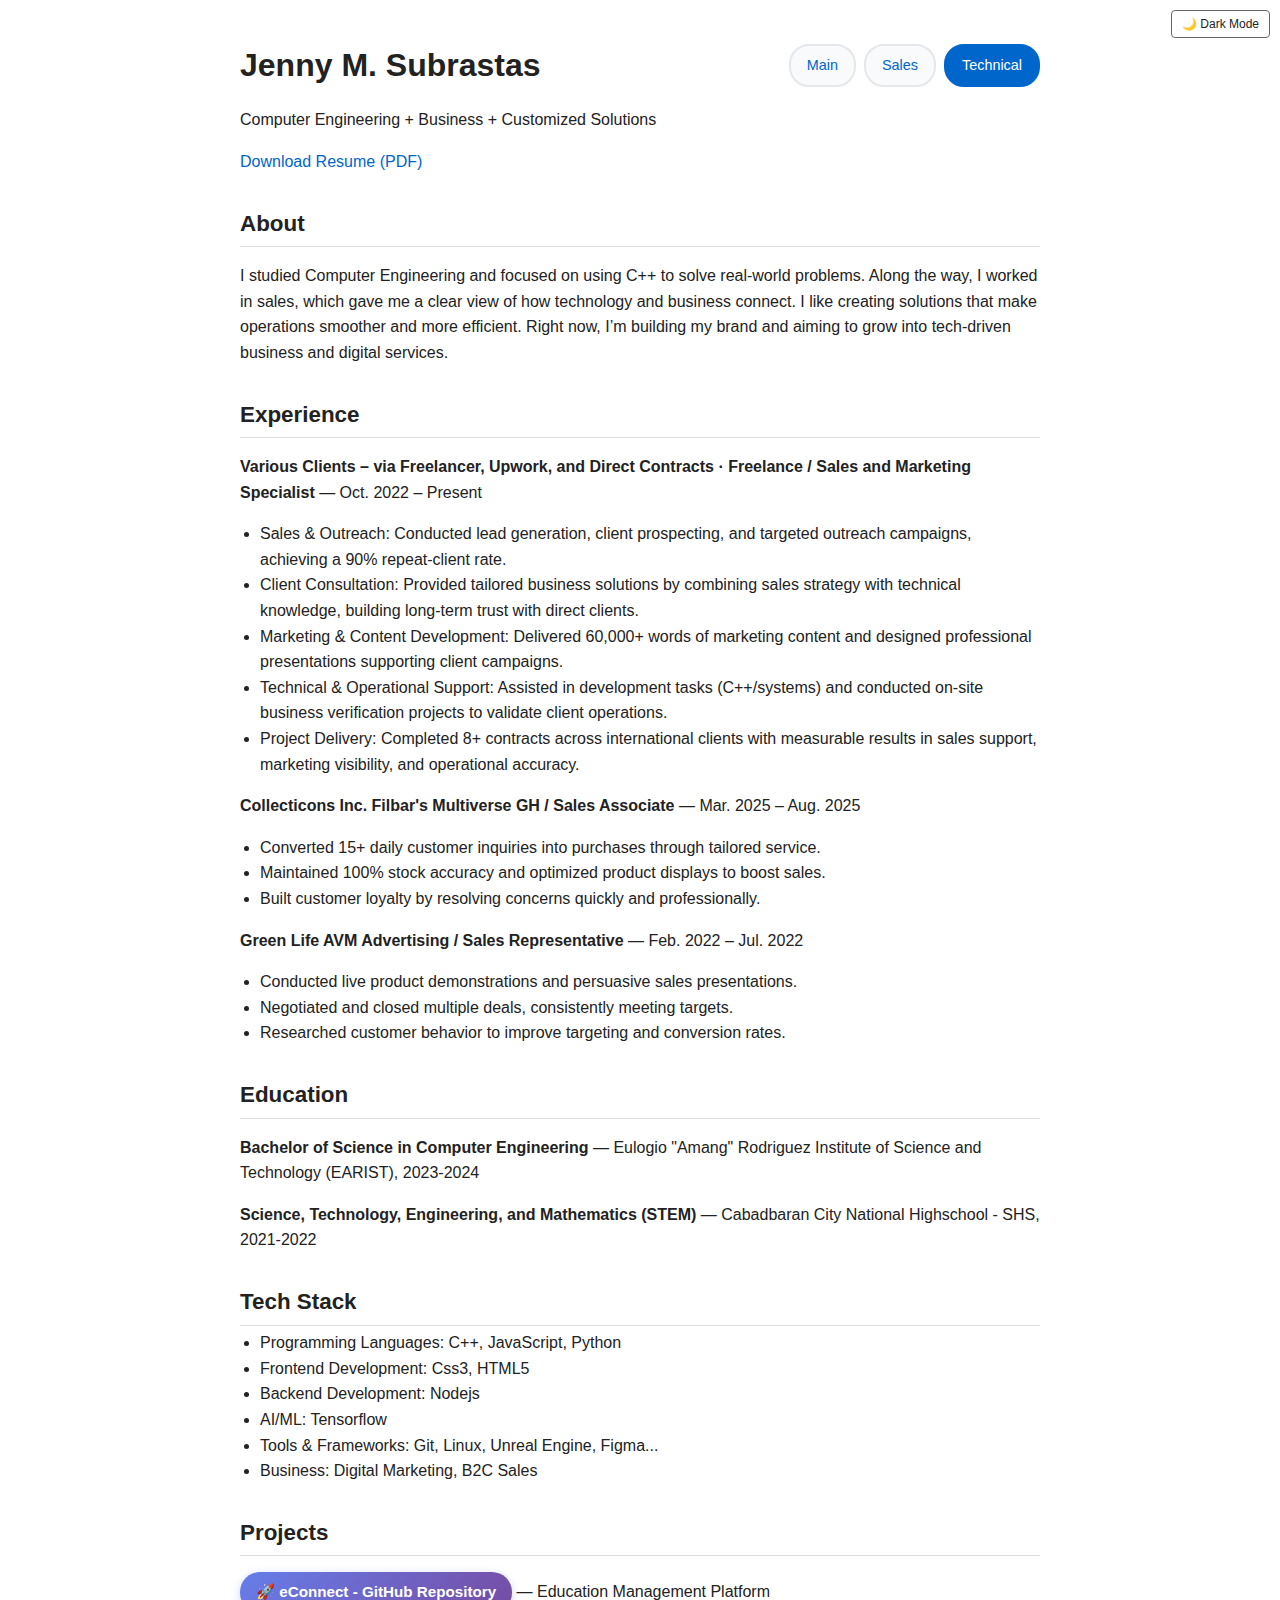
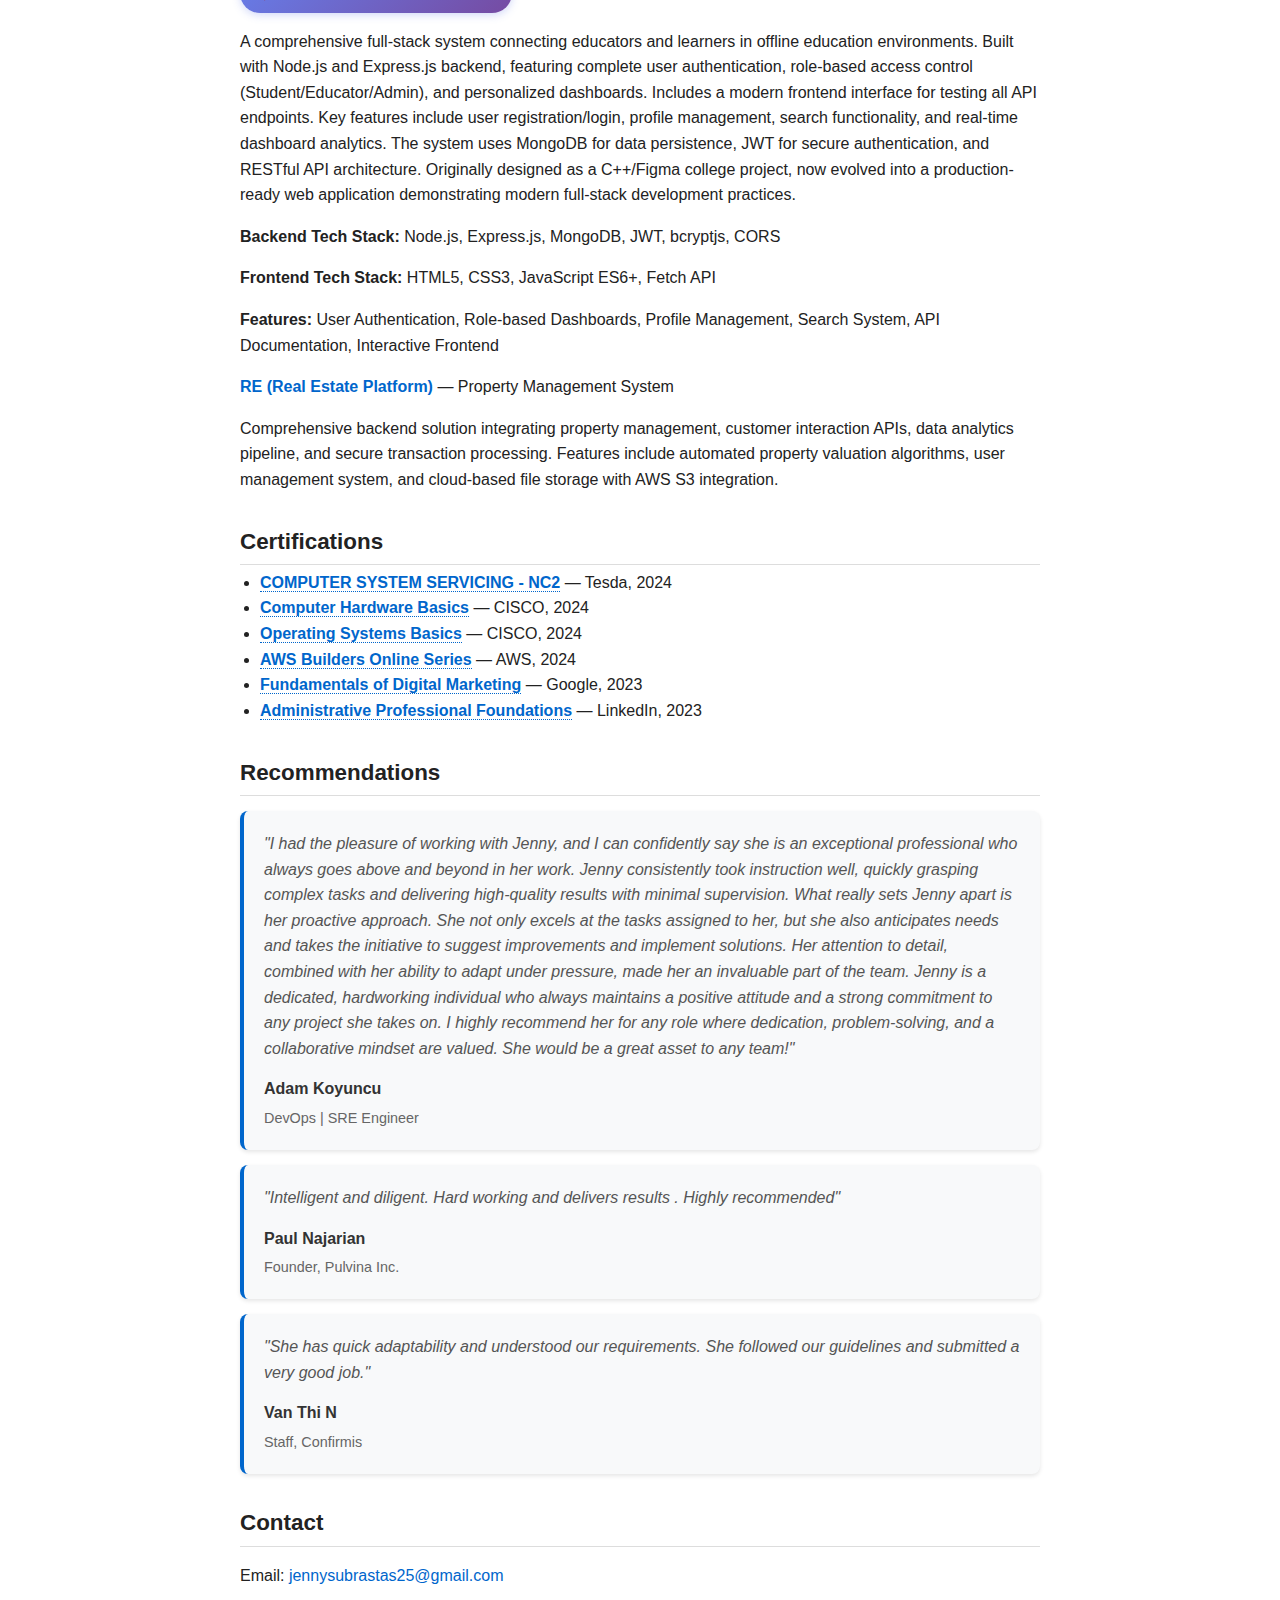
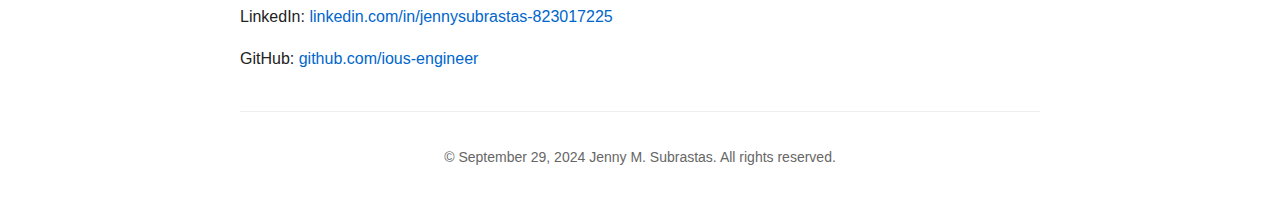
<file: theious.engineer.html>
<!DOCTYPE html>
<html lang="en">
<head>
  <meta charset="UTF-8">
  <meta name="viewport" content="width=device-width, initial-scale=1.0">
  <title>Jenny M. Subrastas - IOUS</title>
  <link rel="icon" type="image/x-icon" href="favicon.ico">
  <link rel="icon" type="image/png" sizes="32x32" href="profile pic.jpg">
  <link rel="icon" type="image/png" sizes="16x16" href="favicon-16x16.png">
  <link rel="apple-touch-icon" sizes="180x180" href="apple-touch-icon.png">
  <style>
    body {
      font-family: Arial, sans-serif;
      max-width: 800px;
      margin: 0 auto;
      padding: 20px;
      line-height: 1.6;
      background-color: #fff;
      color: #222;
      transition: background-color 0.3s ease, color 0.3s ease;
    }
    h1, h2 {
      margin-bottom: 0.2em;
    }
    h1 {
      font-size: 2em;
    }
    h2 {
      font-size: 1.4em;
      margin-top: 1.4em;
      border-bottom: 1px solid #ddd;
      padding-bottom: 0.2em;
      transition: border-bottom-color 0.3s ease;
    }
    a {
      color: #0066cc;
      text-decoration: none;
      transition: color 0.3s ease;
    }
    a:hover {
      text-decoration: underline;
    }
   ul {
margin: 0;
padding-left: 20px;
}
.header {
text-align: center;
margin-bottom: 20px;
}
.profile-header {
display: flex;
justify-content: space-between;
align-items: center;
margin-bottom: 1rem;
}
.profile-title {
margin: 0;
font-size: 2em;
}
.nav-links {
display: flex;
gap: 0.5rem;
}
.nav-link {
color: #0066cc;
text-decoration: none;
padding: 0.5rem 1rem;
border-radius: 20px;
border: 2px solid #e5e7eb;
font-weight: 500;
font-size: 0.9rem;
transition: all 0.3s ease;
background: #f8fafc;
}
.nav-link:hover {
background: #e5e7eb;
border-color: #0066cc;
}
.nav-link.active {
background: #0066cc;
color: white;
border-color: #0066cc;
}
.dark-mode .nav-link {
background: #374151;
border-color: #4b5563;
color: #d1d5db;
}
.dark-mode .nav-link:hover {
background: #4b5563;
border-color: #66aaff;
}
.dark-mode .nav-link.active {
background: #66aaff;
color: #1f2937;
border-color: #66aaff;
}
.download-resume {
margin-top: 0.5em;
font-size: 1em;
}
.section {
margin-bottom: 1.5em;
}
.dark-mode {
background-color: #121212;
color: #e0e0e0;
}
.dark-mode h2 {
border-bottom-color: #444;
}
.dark-mode a {
color: #66aaff;
}
.dark-mode .toggle-btn {
background-color: #333;
color: #e0e0e0;
border-color: #555;
}
.toggle-btn {
position: fixed;
top: 10px;
right: 10px;
padding: 6px 10px;
border: 1px solid #666;
border-radius: 4px;
background-color: #fff;
color: #222;
cursor: pointer;
font-size: 12px;
transition: all 0.3s ease;
}
.toggle-btn:hover {
background-color: #f0f0f0;
}
.cert-link {
font-weight: bold;
color: #0066cc;
text-decoration: none;
border-bottom: 1px dotted #0066cc;
}
.cert-link:hover {
background-color: #f0f8ff;
text-decoration: none;
}
.dark-mode .cert-link {
color: #66aaff;
border-bottom-color: #66aaff;
}
.dark-mode .cert-link:hover {
background-color: rgba(102, 170, 255, 0.1);
}
.recommendation {
background-color: #f8f9fa;
border-left: 4px solid #0066cc;
padding: 20px;
margin: 15px 0;
border-radius: 8px;
box-shadow: 0 2px 4px rgba(0, 0, 0, 0.1);
transition: all 0.3s ease;
}
.recommendation:hover {
box-shadow: 0 4px 8px rgba(0, 0, 0, 0.15);
transform: translateY(-2px);
}
.recommendation-text {
font-style: italic;
margin-bottom: 15px;
color: #555;
line-height: 1.6;
}
.recommendation-author {
font-weight: bold;
color: #333;
margin-bottom: 5px;
}
.recommendation-title {
color: #666;
font-size: 0.9em;
}
.dark-mode .recommendation {
background-color: #2a2a2a;
border-left-color: #66aaff;
box-shadow: 0 2px 4px rgba(255, 255, 255, 0.1);
}
.dark-mode .recommendation:hover {
box-shadow: 0 4px 8px rgba(255, 255, 255, 0.15);
}
.dark-mode .recommendation-text {
color: #ccc;
}
.dark-mode .recommendation-author {
color: #e0e0e0;
}
.dark-mode .recommendation-title {
color: #aaa;
}
.project-link {
display: inline-block;
background: linear-gradient(135deg, #667eea 0%, #764ba2 100%);
color: white !important;
text-decoration: none !important;
padding: 8px 16px;
border-radius: 20px;
font-weight: bold;
font-size: 0.95em;
transition: all 0.3s ease;
box-shadow: 0 2px 8px rgba(102, 126, 234, 0.3);
}
.project-link:hover {
transform: translateY(-2px);
box-shadow: 0 4px 15px rgba(102, 126, 234, 0.4);
text-decoration: none !important;
}
.dark-mode .project-link {
background: linear-gradient(135deg, #66aaff 0%, #8a7fff 100%);
}

/* Responsive Navigation */
@media (max-width: 768px) {
.profile-header {
flex-direction: column;
gap: 1rem;
text-align: center;
}
.nav-links {
flex-wrap: wrap;
justify-content: center;
gap: 0.5rem;
}
.nav-link {
padding: 0.4rem 0.8rem;
font-size: 0.8rem;
}
}

@media (max-width: 480px) {
.nav-links {
flex-direction: column;
width: 100%;
}
.nav-link {
width: 100%;
text-align: center;
}
}
 </style>
</head>
<body>
<button class="toggle-btn" onclick="toggleDarkMode()" id="themeToggle">🌙 Dark Mode</button>


<div class="header">
</div>

<div class="section">
<div class="profile-header">
<h1 class="profile-title">Jenny M. Subrastas</h1>
<nav class="nav-links">
<a href="index.html" class="nav-link">Main</a>
<a href="sales-portfolio.html" class="nav-link">Sales</a>
<a href="theious.engineer.html" class="nav-link active">Technical</a>
</nav>
</div>
<p>Computer Engineering + Business + Customized Solutions</p>
<p class="download-resume">
<a href="retail sales associate- resume.pdf" download>Download Resume (PDF)</a>
</p>
</div>

  <div class="section">
    <h2>About</h2>
    <p>
      I studied Computer Engineering and focused on using C++ to solve real-world problems. Along the way, I worked in sales, which gave me a clear view of how technology and business connect. I like creating solutions that make operations smoother and more efficient. Right now, I’m building my brand and aiming to grow into tech-driven business and digital services.
    </p>
  </div>

  <div class="section">
    <h2>Experience</h2>
    <p><strong> Various Clients – via Freelancer, Upwork, and Direct Contracts · Freelance / Sales and Marketing Specialist</strong> &mdash; Oct. 2022  – Present</p>
    <ul>
      <li> Sales & Outreach: Conducted lead generation, client prospecting, and targeted outreach campaigns, achieving a 90% repeat-client rate.</li>
      <li> Client Consultation: Provided tailored business solutions by combining sales strategy with technical knowledge, building long-term trust with direct clients.</li>
      <li> Marketing & Content Development: Delivered 60,000+ words of marketing content and designed professional presentations supporting client campaigns.</li>
      <li>  Technical & Operational Support: Assisted in development tasks (C++/systems) and conducted on-site business verification projects to validate client operations.</li>
      <li>  Project Delivery: Completed 8+ contracts across international clients with measurable results in sales support, marketing visibility, and operational accuracy.</li>
    </ul>

    <p><strong> Collecticons Inc. Filbar's Multiverse GH / Sales Associate</strong> &mdash; Mar. 2025  – Aug. 2025</p>
    <ul>
      <li> Converted 15+ daily customer inquiries into purchases through tailored
      service.</li>
      <li>Maintained 100% stock accuracy and optimized product displays to boost
      sales.</li>
      <li> Built customer loyalty by resolving concerns quickly and professionally.</li>
    </ul>

    <p><strong>Green Life AVM Advertising / Sales Representative</strong> &mdash; Feb. 2022 – Jul. 2022</p>
    <ul>
      <li>Conducted live product demonstrations and persuasive sales
      presentations.</li>
      <li>Negotiated and closed multiple deals, consistently meeting targets.</li>
      <li> Researched customer behavior to improve targeting and conversion rates.</li>
    </ul>
  </div>

  <div class="section">
    <h2>Education</h2>
    <p><strong> Bachelor of Science in Computer Engineering</strong> — Eulogio "Amang" Rodriguez Institute of Science and Technology (EARIST), 2023-2024</p>
    <p><strong>  Science, Technology, Engineering, and Mathematics (STEM)</strong> — Cabadbaran City National Highschool - SHS, 2021-2022</p>
  </div>

  <div class="section">
    <h2>Tech Stack</h2>
    <ul>
      <li>Programming Languages: C++, JavaScript, Python</li>
      <li>Frontend Development: Css3, HTML5</li>
      <li>Backend Development: Nodejs</li>
      <li>AI/ML: Tensorflow</li>
      <li>Tools & Frameworks: Git, Linux, Unreal Engine, Figma...</li>
      <li>Business: Digital Marketing, B2C Sales</li>
    </ul>
  </div>

  <div class="section">
    <h2>Projects</h2>
    <p><strong><a href="https://github.com/ious-engineer/eConnect" target="_blank" class="project-link">🚀 eConnect - GitHub Repository</a></strong> — Education Management Platform</p>
    <p>A comprehensive full-stack system connecting educators and learners in offline education environments. Built with Node.js and Express.js backend, featuring complete user authentication, role-based access control (Student/Educator/Admin), and personalized dashboards. Includes a modern frontend interface for testing all API endpoints. Key features include user registration/login, profile management, search functionality, and real-time dashboard analytics. The system uses MongoDB for data persistence, JWT for secure authentication, and RESTful API architecture. Originally designed as a C++/Figma college project, now evolved into a production-ready web application demonstrating modern full-stack development practices.</p>
    
    <p><strong>Backend Tech Stack:</strong> Node.js, Express.js, MongoDB, JWT, bcryptjs, CORS</p>
    <p><strong>Frontend Tech Stack:</strong> HTML5, CSS3, JavaScript ES6+, Fetch API</p>
    <p><strong>Features:</strong> User Authentication, Role-based Dashboards, Profile Management, Search System, API Documentation, Interactive Frontend</p>

    <p><strong><a href="#">RE (Real Estate Platform)</a></strong> — Property Management System</p>
    <p>Comprehensive backend solution integrating property management, customer interaction APIs, data analytics pipeline, and secure transaction processing. Features include automated property valuation algorithms, user management system, and cloud-based file storage with AWS S3 integration.</p>
  </div>

  <div class="section">
    <h2>Certifications</h2>
    <ul>
      <li><a href="Computer Systems Servicing-NC2.jpg" class="cert-link" download>COMPUTER SYSTEM SERVICING - NC2</a> — Tesda, 2024</li>
      <li><a href="Computer Hardware Basics.pdf" class="cert-link" download>Computer Hardware Basics</a> — CISCO, 2024</li>
      <li><a href="Operating System Basics.pdf" class="cert-link" download>Operating Systems Basics</a> — CISCO, 2024</li>
      <li><a href="AWS participation certificate.png" class="cert-link" download>AWS Builders Online Series</a> — AWS, 2024</li>
      <li><a href="Digital Marketing.png" class="cert-link" download>Fundamentals of Digital Marketing</a> — Google, 2023</li>
      <li><a href="Administrative certification.png" class="cert-link" download>Administrative Professional Foundations</a> — LinkedIn, 2023</li>
    </ul>
  </div>

  <div class="section">
    <h2>Recommendations</h2>
    
    <div class="recommendation">
      <div class="recommendation-text">
        "I had the pleasure of working with Jenny, and I can confidently say she is an exceptional professional who always goes above and beyond in her work. Jenny consistently took instruction well, quickly grasping complex tasks and delivering high-quality results with minimal supervision. What really sets Jenny apart is her proactive approach. She not only excels at the tasks assigned to her, but she also anticipates needs and takes the initiative to suggest improvements and implement solutions. Her attention to detail, combined with her ability to adapt under pressure, made her an invaluable part of the team. Jenny is a dedicated, hardworking individual who always maintains a positive attitude and a strong commitment to any project she takes on. I highly recommend her for any role where dedication, problem-solving, and a collaborative mindset are valued. She would be a great asset to any team!"
        </div>
      <div class="recommendation-author">Adam Koyuncu</div>
      <div class="recommendation-title">DevOps | SRE Engineer</div>
    </div>

    <div class="recommendation">
      <div class="recommendation-text">
        "Intelligent and diligent. Hard working and delivers results . Highly recommended"
      </div>
      <div class="recommendation-author">Paul Najarian</div>
      <div class="recommendation-title">Founder, Pulvina Inc.</div>
    </div>

    <div class="recommendation">
      <div class="recommendation-text">
        "She has quick adaptability and understood our requirements. She followed our guidelines and submitted a very good job."
      </div>
      <div class="recommendation-author">Van Thi N</div>
      <div class="recommendation-title">Staff, Confirmis</div>
    </div>
  </div>

  <div class="section">
    <h2>Contact</h2>
    <p>Email: <a href="mailto:jennysubrastas25@gmail.com">jennysubrastas25@gmail.com</a></p>
    <p>LinkedIn: <a href="https://linkedin.com/in/jennysubrastas-823017225">linkedin.com/in/jennysubrastas-823017225</a></p>
    <p>GitHub: <a href="https://github.com/ious-engineer">github.com/ious-engineer</a></p>
  </div>

  <footer style="text-align: center; margin-top: 40px; padding: 20px; border-top: 1px solid #eee; color: #666; font-size: 14px;">
    <p>&copy; September 29, 2024 Jenny M. Subrastas. All rights reserved.</p>
  </footer>

<script>
function toggleDarkMode() {
    const body = document.body;
    const toggleBtn = document.getElementById('themeToggle');
    
    body.classList.toggle('dark-mode');
    
    // Update button text and icon
    if (body.classList.contains('dark-mode')) {
        toggleBtn.innerHTML = '☀️ Light Mode';
        // Save preference to localStorage
        localStorage.setItem('darkMode', 'enabled');
    } else {
        toggleBtn.innerHTML = '🌙 Dark Mode';
        // Save preference to localStorage
        localStorage.setItem('darkMode', 'disabled');
    }
}

// Check for saved user preference on page load
document.addEventListener('DOMContentLoaded', function() {
    const darkMode = localStorage.getItem('darkMode');
    const toggleBtn = document.getElementById('themeToggle');
    
    if (darkMode === 'enabled') {
        document.body.classList.add('dark-mode');
        toggleBtn.innerHTML = '☀️ Light Mode';
    }
});
</script>

</body>
</html>
</file>
<file: front/styles.css>
/* Video Background */
#background-video {
    position: fixed;
    top: 50%;
    left: 50%;
    min-width: 100%;
    min-height: 100%;
    width: auto;
    height: auto;
    z-index: -1;
    transform: translate(-50%, -50%);
    background-size: cover;
}

/* General Styles */
body {
    margin: 0;
    padding: 0;
    font-family: 'Arial', sans-serif;
    color: #fff;
    background: rgba(0, 0, 0, 0.5); /* Fallback for browsers that do not support video */
}

header, main, footer {
    position: relative;
    z-index: 1;
}

header {
    background: rgba(0, 0, 0, 0.7);
    padding: 10px 0;
    box-shadow: 0 4px 8px rgba(0, 0, 0, 0.3);
}

.header-container {
    display: flex;
    align-items: center;
    justify-content: space-between;
    max-width: 1200px;
    margin: 0 auto;
    padding: 0 20px;
}

.logo {
    text-align: left;
}

.logo h1 {
    font-size: 2.5em;
    color: #00d1b2;
    margin: 0;
    font-family: 'Arial', sans-serif;
}

nav ul {
    list-style: none;
    padding: 0;
    margin: 0;
    display: flex;
    justify-content: center;
}

nav ul li {
    margin: 0 15px;
}

nav ul li a {
    color: #fff;
    text-decoration: none;
    font-weight: bold;
    transition: color 0.3s ease;
}

nav ul li a:hover {
    color: #00d1b2;
}

main {
    padding: 20px;
    background: rgba(0, 0, 0, 0.6);
    border-radius: 10px;
    margin: 20px;
    box-shadow: 0 4px 8px rgba(0, 0, 0, 0.3);
}

#intro {
    text-align: left;
    margin-top: 20px;
}

#intro h1 {
    font-size: 2.5em;
    margin-bottom: 10px;
    color: #00d1b2;
}

#intro span {
    color: #00d1b2;
}

#intro p {
    font-size: 1.2em;
    line-height: 1.5;
}

button {
    padding: 10px 20px;
    margin: 10px;
    background-color: #00d1b2;
    color: #fff;
    border: none;
    border-radius: 5px;
    cursor: pointer;
    transition: background-color 0.3s ease, transform 0.3s ease;
}

button:hover {
    background-color: #007BFF;
    transform: scale(1.05);
}

/* About.html Section */
#about {
    background-color: #f4f4f4;
    color: #333;
    padding: 40px 0;
}

.about-container {
    display: flex;
    align-items: center;
    justify-content: center;
    max-width: 1200px;
    margin: 0 auto;
    padding: 20px;
}

.profile-photo img {
    border-radius: 50%;
    width: 150px;
    height: 150px;
    object-fit: cover;
    margin-right: 30px;
}

.about-content h2 {
    margin: 0;
    color: #222;
}

.about-content p {
    font-size: 16px;
    line-height: 1.6;
}

.btn {
    display: inline-block;
    background-color: #007bff;
    color: white;
    padding: 10px 20px;
    margin-top: 20px;
    text-decoration: none;
    border-radius: 5px;
    transition: background-color 0.3s ease;
}

.btn:hover {
    background-color: #0056b3;
}

.download-cv {
    background-color: #008CBA; /* Blue background for CV download */
}

.future-page {
    background-color: #aaa; /* Grayed out to indicate not yet active */
    cursor: not-allowed; /* Changes cursor to indicate the button is not usable */
}



/* Tech Stack Section */
#tech-stack {
    padding: 50px 20px;
    background-color: rgba(255, 255, 255, 0.1);
    color: #fff;
    text-align: center;
    border-radius: 10px;
    box-shadow: 0 4px 8px rgba(0, 0, 0, 0.3);
    margin: 20px;
    backdrop-filter: blur(10px);
}

#tech-stack h2 {
    font-size: 2.5em;
    margin-bottom: 20px;
    color: #00d1b2;
}

.tech-categories {
    display: flex;
    flex-wrap: wrap;
    justify-content: center;
    gap: 20px;
}

.category {
    flex: 1;
    min-width: 200px;
    background-color: rgba(255, 255, 255, 0.1);
    border: 1px solid rgba(255, 255, 255, 0.2);
    border-radius: 10px;
    padding: 20px;
    box-shadow: 0 4px 8px rgba(0, 0, 0, 0.3);
    transition: transform 0.3s ease, box-shadow 0.3s ease;
}

.category:hover {
    transform: scale(1.05);
    box-shadow: 0 8px 16px rgba(0, 0, 0, 0.5);
}

.category h3 {
    font-size: 1.5em;
    margin-bottom: 10px;
    color: #00d1b2;
}

.skills-grid {
    display: flex;
    flex-wrap: wrap;
    gap: 10px;
}

.skill-item {
    flex: 1;
    min-width: 80px;
    text-align: center;
}

.skill-item img {
    width: 50px;
    height: 50px;
}

.skill-item p {
    margin-top: 5px;
    font-size: 1em;
}

/* Project Section */
#projects {
    padding: 50px 20px;
    background-color: rgba(255, 255, 255, 0.1);
    color: #fff;
    text-align: center;
    border-radius: 10px;
    box-shadow: 0 4px 8px rgba(0, 0, 0, 0.3);
    margin: 20px;
    backdrop-filter: blur(10px);
}

#projects h2 {
    font-size: 2.5em;
    margin-bottom: 20px;
    color: #00d1b2;
}

.project-container {
    display: flex;
    flex-wrap: wrap;
    justify-content: center;
    gap: 20px;
}

.project {
    background-color: rgba(255, 255, 255, 0.1);
    border: 1px solid rgba(255, 255, 255, 0.2);
    border-radius: 10px;
    overflow: hidden;
    width: 300px;
    box-shadow: 0 4px 8px rgba(0, 0, 0, 0.3);
    transition: transform 0.3s ease, box-shadow 0.3s ease;
}

.project:hover {
    transform: scale(1.05);
    box-shadow: 0 8px 16px rgba(0, 0, 0, 0.5);
}

.project img {
    width: 100%;
    height: auto;
}

.project-info {
    padding: 20px;
}

.project-info h3 {
    font-size: 1.5em;
    margin-bottom: 10px;
    color: #00d1b2;
}

.project-info p {
    font-size: 1em;
    margin-bottom: 20px;
}

.project-info button {
    padding: 10px 20px;
    background-color: #00d1b2;
    color: #fff;
    border: none;
    border-radius: 5px;
    cursor: pointer;
    transition: background-color 0.3s ease;
}

.project-info button:hover {
    background-color: #007BFF;
}

/* Recommendations Section */
.arrow {
    cursor: pointer;
    display: flex;
    align-items: center;
    justify-content: center;
    width: 50px;
    height: 50px;
    background: #444; /* Darker background for better visibility */
    color: #fff;
    font-size: 24px; /* Larger font size for better readability */
    border-radius: 25px; /* Circular arrows */
    margin: 0 10px;
    transition: background 0.3s, transform 0.3s;
}

.arrow:hover {
    background: #666; /* Lighten background on hover */
    transform: scale(1.1); /* Slightly enlarge arrow on hover */
}

.left-arrow {
    /* Additional specific styling if needed */
}

.right-arrow {
    /* Additional specific styling if needed */
}

.recommendation-box {
    /* Ensure there's enough padding around the text */
    padding: 20px;
    text-align: center;
    flex-grow: 1; /* Makes the recommendation box fill the space between arrows */
}

.container {
    display: flex;
    justify-content: center;
    align-items: center;
    width: 100%; /* Ensure container takes full width of the section */
}

#recommendations {
    padding: 50px 20px;
    background-color: rgba(0, 0, 0, 0.8);
    color: #fff;
    text-align: center;
    border-radius: 10px;
    box-shadow: 0 4px 8px rgba(0, 0, 0, 0.3);
    margin: 20px;
    backdrop-filter: blur(10px);
}

#recommendations h2 {
    font-size: 2.5em;
    margin-bottom: 20px;
    color: #00d1b2;
}

.recommendation-carousel {
    position: relative;
    display: flex;
    align-items: center;
    justify-content: center;
}

.carousel-button {
    background-color: rgba(0, 0, 0, 0.5);
    border: none;
    color: #fff;
    font-size: 2em;
    padding: 10px;
    cursor: pointer;
    position: absolute;
    top: 50%;
    transform: translateY(-50%);
    z-index: 1;
}

.carousel-button.left {
    left: 10px;
}

.carousel-button.right {
    right: 10px;
}

.recommendation-container {
    display: flex;
    overflow: hidden;
    width: 80%;
}

.recommendation {
    min-width: 100%;
    transition: transform 0.5s ease;
    padding: 20px;
    background-color: #333;
    border-radius: 5px;
    margin: 0 10px;
}

.recommendation p {
    font-size: 1.1em;
}

/* Contact Section */
#contact {
    padding: 50px 20px;
    background-color: rgba(255, 255, 255, 0.1);
    color: #fff;
    text-align: center;
    border-radius: 10px;
    box-shadow: 0 4px 8px rgba(0, 0, 0, 0.3);
    margin: 20px;
    backdrop-filter: blur(10px);
}

#contact h2 {
    font-size: 2.5em;
    margin-bottom: 20px;
    color: #00d1b2;
}

#contact p {
    font-size: 1.2em;
    line-height: 1.6;
    margin-bottom: 20px;
}

.contact-container {
    display: flex;
    flex-wrap: wrap;
    justify-content: center;
    gap: 20px;
}

.map {
    flex: 1;
    min-width: 300px;
}

.contact-form {
    flex: 1;
    min-width: 300px;
}

form {
    display: flex;
    flex-direction: column;
    max-width: 600px;
    margin: 0 auto;
}

form label {
    margin-top: 10px;
}

form input, form textarea {
    padding: 10px;
    margin-top: 5px;
    border: 1px solid #ccc;
    border-radius: 5px;
}

form button {
    margin-top: 10px;
    padding: 10px 20px;
    background-color: #00d1b2;
    color: #fff;
    border: none;
    border-radius: 5px;
    cursor: pointer;
}

form button:hover {
    background-color: #007BFF;
}

/* Footer */
footer {
    padding: 20px;
    background-color: rgba(0, 0, 0, 0.7);
    color: #fff;
    text-align: center;
}

footer p {
    margin: 10px 0;
}

footer a {
    color: #fff;
    text-decoration: none;
    margin: 0 10px;
    transition: color 0.3s ease;
}

footer a:hover {
    color: #00d1b2;
}

footer i {
    margin-right: 5px;
}

/* Responsive Design */
@media (max-width: 768px) {
    .header-container {
        flex-direction: column;
        align-items: center;
    }

    nav ul {
        flex-direction: column;
        align-items: center;
    }

    .intro-tech-container {
        flex-direction: column;
        align-items: center;
    }

    #intro, #tech-stack {
        max-width: 100%;
    }

    .project-container {
        flex-direction: column;
        align-items: center;
    }

    .project {
        width: 90%;
    }

    main {
        margin: 10px;
        padding: 10px;
    }

    #about, #projects, #recommendations, #contact {
        margin: 10px;
        padding: 20px;
    }
}

#solutions {
    background-color: #2c3e50;
    color: #fff;
    padding: 20px;
    font-family: Arial, sans-serif;
}

.solutions-container {
    max-width: 1200px;
    margin: auto;
    padding: 20px;
}

.tab-list {
    list-style: none;
    padding: 0;
}

.tab {
    display: inline-block;
    padding: 10px 20px;
    margin-right: 10px;
    background-color: #34495e;
    cursor: pointer;
    border-radius: 5px;
    transition: background-color 0.3s;
}

.tab.active, .tab:hover {
    background-color: #1abc9c;
}

.tab-content {
    display: none;
    padding: 20px;
    margin-top: 20px;
    border-top: 1px solid #1abc9c;
}

.tab-content.active {
    display: block;
}

.pricing {
    background-color: #34495e;
    padding: 20px;
    margin-top: 30px;
    border-radius: 5px;
}

.button-container {
    display: flex; /* Aligns items inline */
    gap: 10px; /* Adds space between buttons */
    padding-top: 20px; /* Adds space above the button for clear separation from text */
}

.btn {
    background-color: #4CAF50; /* Green background */
    border: none;
    color: white;
    padding: 10px 20px;
    text-decoration: none;
    font-size: 16px;
    cursor: pointer;
    border-radius: 5px; /* Rounded corners for aesthetic */
}
body {
    font-family: Arial, sans-serif;
    line-height: 1.6;
    padding: 20px;
    margin: 0;
    background-color: #f4f4f4;
}

/* Blog Post */
header {
    background-color: #333;
    color: #fff;
    text-align: center;
    padding: 10px 0;
}

.blog-posts {
    margin-top: 20px;
    display: flex;
    flex-direction: column;
    gap: 15px;
}

.blog-post {
    background: white;
    padding: 20px;
    border-radius: 8px;
    box-shadow: 0 2px 5px rgba(0,0,0,0.1);
}
</file>
<file: styles.css>
/* Video Background */
#background-video {
    position: fixed;
    top: 50%;
    left: 50%;
    min-width: 100%;
    min-height: 100%;
    width: auto;
    height: auto;
    z-index: -1;
    transform: translate(-50%, -50%);
    background-size: cover;
}

/* General Styles */
body {
    margin: 0;
    padding: 0;
    font-family: 'Arial', sans-serif;
    color: #fff;
    background: rgba(0, 0, 0, 0.5); /* Fallback for browsers that do not support video */
}

header, main, footer {
    position: relative;
    z-index: 1;
}

header {
    background: rgba(0, 0, 0, 0.7);
    padding: 10px 0;
    box-shadow: 0 4px 8px rgba(0, 0, 0, 0.3);
}

.header-container {
    display: flex;
    align-items: center;
    justify-content: space-between;
    max-width: 1200px;
    margin: 0 auto;
    padding: 0 20px;
}

.logo {
    text-align: left;
}

.logo h1 {
    font-size: 2.5em;
    color: #00d1b2;
    margin: 0;
    font-family: 'Arial', sans-serif;
}

nav ul {
    list-style: none;
    padding: 0;
    margin: 0;
    display: flex;
    justify-content: center;
}

nav ul li {
    margin: 0 15px;
}

nav ul li a {
    color: #fff;
    text-decoration: none;
    font-weight: bold;
    transition: color 0.3s ease;
}

nav ul li a:hover {
    color: #00d1b2;
}

main {
    padding: 20px;
    background: rgba(0, 0, 0, 0.6);
    border-radius: 10px;
    margin: 20px;
    box-shadow: 0 4px 8px rgba(0, 0, 0, 0.3);
}

#intro {
    text-align: left;
    margin-top: 20px;
}

#intro h1 {
    font-size: 2.5em;
    margin-bottom: 10px;
    color: #00d1b2;
}

#intro span {
    color: #00d1b2;
}

#intro p {
    font-size: 1.2em;
    line-height: 1.5;
}

button {
    padding: 10px 20px;
    margin: 10px;
    background-color: #00d1b2;
    color: #fff;
    border: none;
    border-radius: 5px;
    cursor: pointer;
    transition: background-color 0.3s ease, transform 0.3s ease;
}

button:hover {
    background-color: #007BFF;
    transform: scale(1.05);
}

/* About.html Section */
#about {
    background-color: #f4f4f4;
    color: #333;
    padding: 40px 0;
}

.about-container {
    display: flex;
    align-items: center;
    justify-content: center;
    max-width: 1200px;
    margin: 0 auto;
    padding: 20px;
}

.profile-photo img {
    border-radius: 50%;
    width: 150px;
    height: 150px;
    object-fit: cover;
    margin-right: 30px;
}

.about-content h2 {
    margin: 0;
    color: #222;
}

.about-content p {
    font-size: 16px;
    line-height: 1.6;
}

.btn {
    display: inline-block;
    background-color: #007bff;
    color: white;
    padding: 10px 20px;
    margin-top: 20px;
    text-decoration: none;
    border-radius: 5px;
    transition: background-color 0.3s ease;
}

.btn:hover {
    background-color: #0056b3;
}

.download-cv {
    background-color: #008CBA; /* Blue background for CV download */
}

.future-page {
    background-color: #aaa; /* Grayed out to indicate not yet active */
    cursor: not-allowed; /* Changes cursor to indicate the button is not usable */
}



/* Tech Stack Section */
#tech-stack {
    padding: 50px 20px;
    background-color: rgba(255, 255, 255, 0.1);
    color: #fff;
    text-align: center;
    border-radius: 10px;
    box-shadow: 0 4px 8px rgba(0, 0, 0, 0.3);
    margin: 20px;
    backdrop-filter: blur(10px);
}

#tech-stack h2 {
    font-size: 2.5em;
    margin-bottom: 20px;
    color: #00d1b2;
}

.tech-categories {
    display: flex;
    flex-wrap: wrap;
    justify-content: center;
    gap: 20px;
}

.category {
    flex: 1;
    min-width: 200px;
    background-color: rgba(255, 255, 255, 0.1);
    border: 1px solid rgba(255, 255, 255, 0.2);
    border-radius: 10px;
    padding: 20px;
    box-shadow: 0 4px 8px rgba(0, 0, 0, 0.3);
    transition: transform 0.3s ease, box-shadow 0.3s ease;
}

.category:hover {
    transform: scale(1.05);
    box-shadow: 0 8px 16px rgba(0, 0, 0, 0.5);
}

.category h3 {
    font-size: 1.5em;
    margin-bottom: 10px;
    color: #00d1b2;
}

.skills-grid {
    display: flex;
    flex-wrap: wrap;
    gap: 10px;
}

.skill-item {
    flex: 1;
    min-width: 80px;
    text-align: center;
}

.skill-item img {
    width: 50px;
    height: 50px;
}

.skill-item p {
    margin-top: 5px;
    font-size: 1em;
}

/* Project Section */
#projects {
    padding: 50px 20px;
    background-color: rgba(255, 255, 255, 0.1);
    color: #fff;
    text-align: center;
    border-radius: 10px;
    box-shadow: 0 4px 8px rgba(0, 0, 0, 0.3);
    margin: 20px;
    backdrop-filter: blur(10px);
}

#projects h2 {
    font-size: 2.5em;
    margin-bottom: 20px;
    color: #00d1b2;
}

.project-container {
    display: flex;
    flex-wrap: wrap;
    justify-content: center;
    gap: 20px;
}

.project {
    background-color: rgba(255, 255, 255, 0.1);
    border: 1px solid rgba(255, 255, 255, 0.2);
    border-radius: 10px;
    overflow: hidden;
    width: 300px;
    box-shadow: 0 4px 8px rgba(0, 0, 0, 0.3);
    transition: transform 0.3s ease, box-shadow 0.3s ease;
}

.project:hover {
    transform: scale(1.05);
    box-shadow: 0 8px 16px rgba(0, 0, 0, 0.5);
}

.project img {
    width: 100%;
    height: auto;
}

.project-info {
    padding: 20px;
}

.project-info h3 {
    font-size: 1.5em;
    margin-bottom: 10px;
    color: #00d1b2;
}

.project-info p {
    font-size: 1em;
    margin-bottom: 20px;
}

.project-info button {
    padding: 10px 20px;
    background-color: #00d1b2;
    color: #fff;
    border: none;
    border-radius: 5px;
    cursor: pointer;
    transition: background-color 0.3s ease;
}

.project-info button:hover {
    background-color: #007BFF;
}

/* Recommendations Section */
.arrow {
    cursor: pointer;
    display: flex;
    align-items: center;
    justify-content: center;
    width: 50px;
    height: 50px;
    background: #444; /* Darker background for better visibility */
    color: #fff;
    font-size: 24px; /* Larger font size for better readability */
    border-radius: 25px; /* Circular arrows */
    margin: 0 10px;
    transition: background 0.3s, transform 0.3s;
}

.arrow:hover {
    background: #666; /* Lighten background on hover */
    transform: scale(1.1); /* Slightly enlarge arrow on hover */
}

.left-arrow {
    /* Additional specific styling if needed */
}

.right-arrow {
    /* Additional specific styling if needed */
}

.recommendation-box {
    /* Ensure there's enough padding around the text */
    padding: 20px;
    text-align: center;
    flex-grow: 1; /* Makes the recommendation box fill the space between arrows */
}

.container {
    display: flex;
    justify-content: center;
    align-items: center;
    width: 100%; /* Ensure container takes full width of the section */
}

#recommendations {
    padding: 50px 20px;
    background-color: rgba(0, 0, 0, 0.8);
    color: #fff;
    text-align: center;
    border-radius: 10px;
    box-shadow: 0 4px 8px rgba(0, 0, 0, 0.3);
    margin: 20px;
    backdrop-filter: blur(10px);
}

#recommendations h2 {
    font-size: 2.5em;
    margin-bottom: 20px;
    color: #00d1b2;
}

.recommendation-carousel {
    position: relative;
    display: flex;
    align-items: center;
    justify-content: center;
}

.carousel-button {
    background-color: rgba(0, 0, 0, 0.5);
    border: none;
    color: #fff;
    font-size: 2em;
    padding: 10px;
    cursor: pointer;
    position: absolute;
    top: 50%;
    transform: translateY(-50%);
    z-index: 1;
}

.carousel-button.left {
    left: 10px;
}

.carousel-button.right {
    right: 10px;
}

.recommendation-container {
    display: flex;
    overflow: hidden;
    width: 80%;
}

.recommendation {
    min-width: 100%;
    transition: transform 0.5s ease;
    padding: 20px;
    background-color: #333;
    border-radius: 5px;
    margin: 0 10px;
}

.recommendation p {
    font-size: 1.1em;
}

/* Contact Section */
#contact {
    padding: 50px 20px;
    background-color: rgba(255, 255, 255, 0.1);
    color: #fff;
    text-align: center;
    border-radius: 10px;
    box-shadow: 0 4px 8px rgba(0, 0, 0, 0.3);
    margin: 20px;
    backdrop-filter: blur(10px);
}

#contact h2 {
    font-size: 2.5em;
    margin-bottom: 20px;
    color: #00d1b2;
}

#contact p {
    font-size: 1.2em;
    line-height: 1.6;
    margin-bottom: 20px;
}

.contact-container {
    display: flex;
    flex-wrap: wrap;
    justify-content: center;
    gap: 20px;
}

.map {
    flex: 1;
    min-width: 300px;
}

.contact-form {
    flex: 1;
    min-width: 300px;
}

form {
    display: flex;
    flex-direction: column;
    max-width: 600px;
    margin: 0 auto;
}

form label {
    margin-top: 10px;
}

form input, form textarea {
    padding: 10px;
    margin-top: 5px;
    border: 1px solid #ccc;
    border-radius: 5px;
}

form button {
    margin-top: 10px;
    padding: 10px 20px;
    background-color: #00d1b2;
    color: #fff;
    border: none;
    border-radius: 5px;
    cursor: pointer;
}

form button:hover {
    background-color: #007BFF;
}

/* Footer */
footer {
    padding: 20px;
    background-color: rgba(0, 0, 0, 0.7);
    color: #fff;
    text-align: center;
}

footer p {
    margin: 10px 0;
}

footer a {
    color: #fff;
    text-decoration: none;
    margin: 0 10px;
    transition: color 0.3s ease;
}

footer a:hover {
    color: #00d1b2;
}

footer i {
    margin-right: 5px;
}

/* Responsive Design */
@media (max-width: 768px) {
    .header-container {
        flex-direction: column;
        align-items: center;
    }

    nav ul {
        flex-direction: column;
        align-items: center;
    }

    .intro-tech-container {
        flex-direction: column;
        align-items: center;
    }

    #intro, #tech-stack {
        max-width: 100%;
    }

    .project-container {
        flex-direction: column;
        align-items: center;
    }

    .project {
        width: 90%;
    }

    main {
        margin: 10px;
        padding: 10px;
    }

    #about, #projects, #recommendations, #contact {
        margin: 10px;
        padding: 20px;
    }
}

#solutions {
    background-color: #2c3e50;
    color: #fff;
    padding: 20px;
    font-family: Arial, sans-serif;
}

.solutions-container {
    max-width: 1200px;
    margin: auto;
    padding: 20px;
}

.tab-list {
    list-style: none;
    padding: 0;
}

.tab {
    display: inline-block;
    padding: 10px 20px;
    margin-right: 10px;
    background-color: #34495e;
    cursor: pointer;
    border-radius: 5px;
    transition: background-color 0.3s;
}

.tab.active, .tab:hover {
    background-color: #1abc9c;
}

.tab-content {
    display: none;
    padding: 20px;
    margin-top: 20px;
    border-top: 1px solid #1abc9c;
}

.tab-content.active {
    display: block;
}

.pricing {
    background-color: #34495e;
    padding: 20px;
    margin-top: 30px;
    border-radius: 5px;
}

.button-container {
    display: flex; /* Aligns items inline */
    gap: 10px; /* Adds space between buttons */
    padding-top: 20px; /* Adds space above the button for clear separation from text */
}

.btn {
    background-color: #4CAF50; /* Green background */
    border: none;
    color: white;
    padding: 10px 20px;
    text-decoration: none;
    font-size: 16px;
    cursor: pointer;
    border-radius: 5px; /* Rounded corners for aesthetic */
}
body {
    font-family: Arial, sans-serif;
    line-height: 1.6;
    padding: 20px;
    margin: 0;
    background-color: #f4f4f4;
}

/* Blog Post */
header {
    background-color: #333;
    color: #fff;
    text-align: center;
    padding: 10px 0;
}

.blog-posts {
    margin-top: 20px;
    display: flex;
    flex-direction: column;
    gap: 15px;
}

.blog-post {
    background: white;
    padding: 20px;
    border-radius: 8px;
    box-shadow: 0 2px 5px rgba(0,0,0,0.1);
}
</file>
